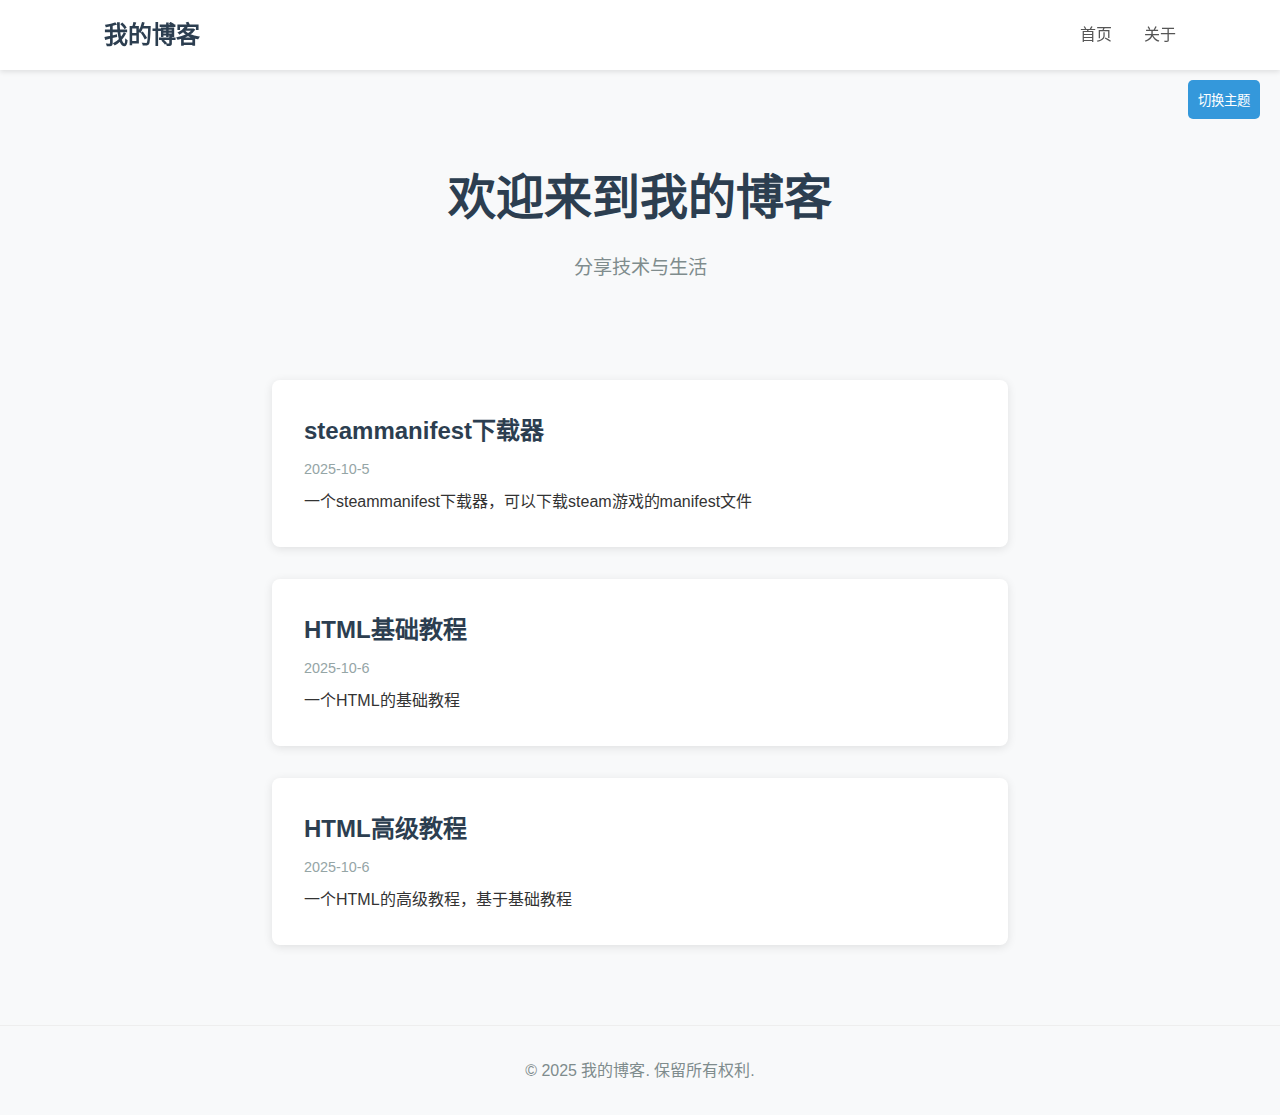
<file: index.html>
<!DOCTYPE html>
<html lang="zh-CN">
<head>
    <meta charset="UTF-8">
    <meta name="viewport" content="width=device-width, initial-scale=1.0">
    <title>我的个人博客</title>
    <link rel="stylesheet" href="css/style.css">
</head>
<body>
    <header class="header">
        <nav class="nav">
            <div class="logo">
                <a href="index.html">我的博客</a>
            </div>
            <ul class="nav-links">
                <li><a href="index.html">首页</a></li>
                <li><a href="about.html">关于</a></li>
            </ul>
        </nav>
    </header>

    <main class="main">
        <section class="hero">
            <h1>欢迎来到我的博客</h1>
            <p>分享技术与生活</p>
        </section>

        <section class="posts">
            <article class="post-card">
                <h2><a href="posts/steammanifest.html">steammanifest下载器</a></h2>
                <p class="post-date">2025-10-5</p>
                <p>一个steammanifest下载器，可以下载steam游戏的manifest文件</p>
            </article>
            
            <article class="post-card">
                <h2><a href="posts/HTMLBasicsTutorial.html">HTML基础教程</a></h2>
                <p class="post-date">2025-10-6</p>
                <p>一个HTML的基础教程</p>
            </article>

            <article class="post-card">
                <h2><a href="posts/HTMLAdvancedTutorial.html">HTML高级教程</a></h2>
                <p class="post-date">2025-10-6</p>
                <p>一个HTML的高级教程，基于基础教程</p>
            </article>
        </section>
    </main>

    <footer class="footer">
        <p>&copy; 2025 我的博客. 保留所有权利.</p>
    </footer>

    <script src="js/main.js"></script>
</body>
</html>
</file>
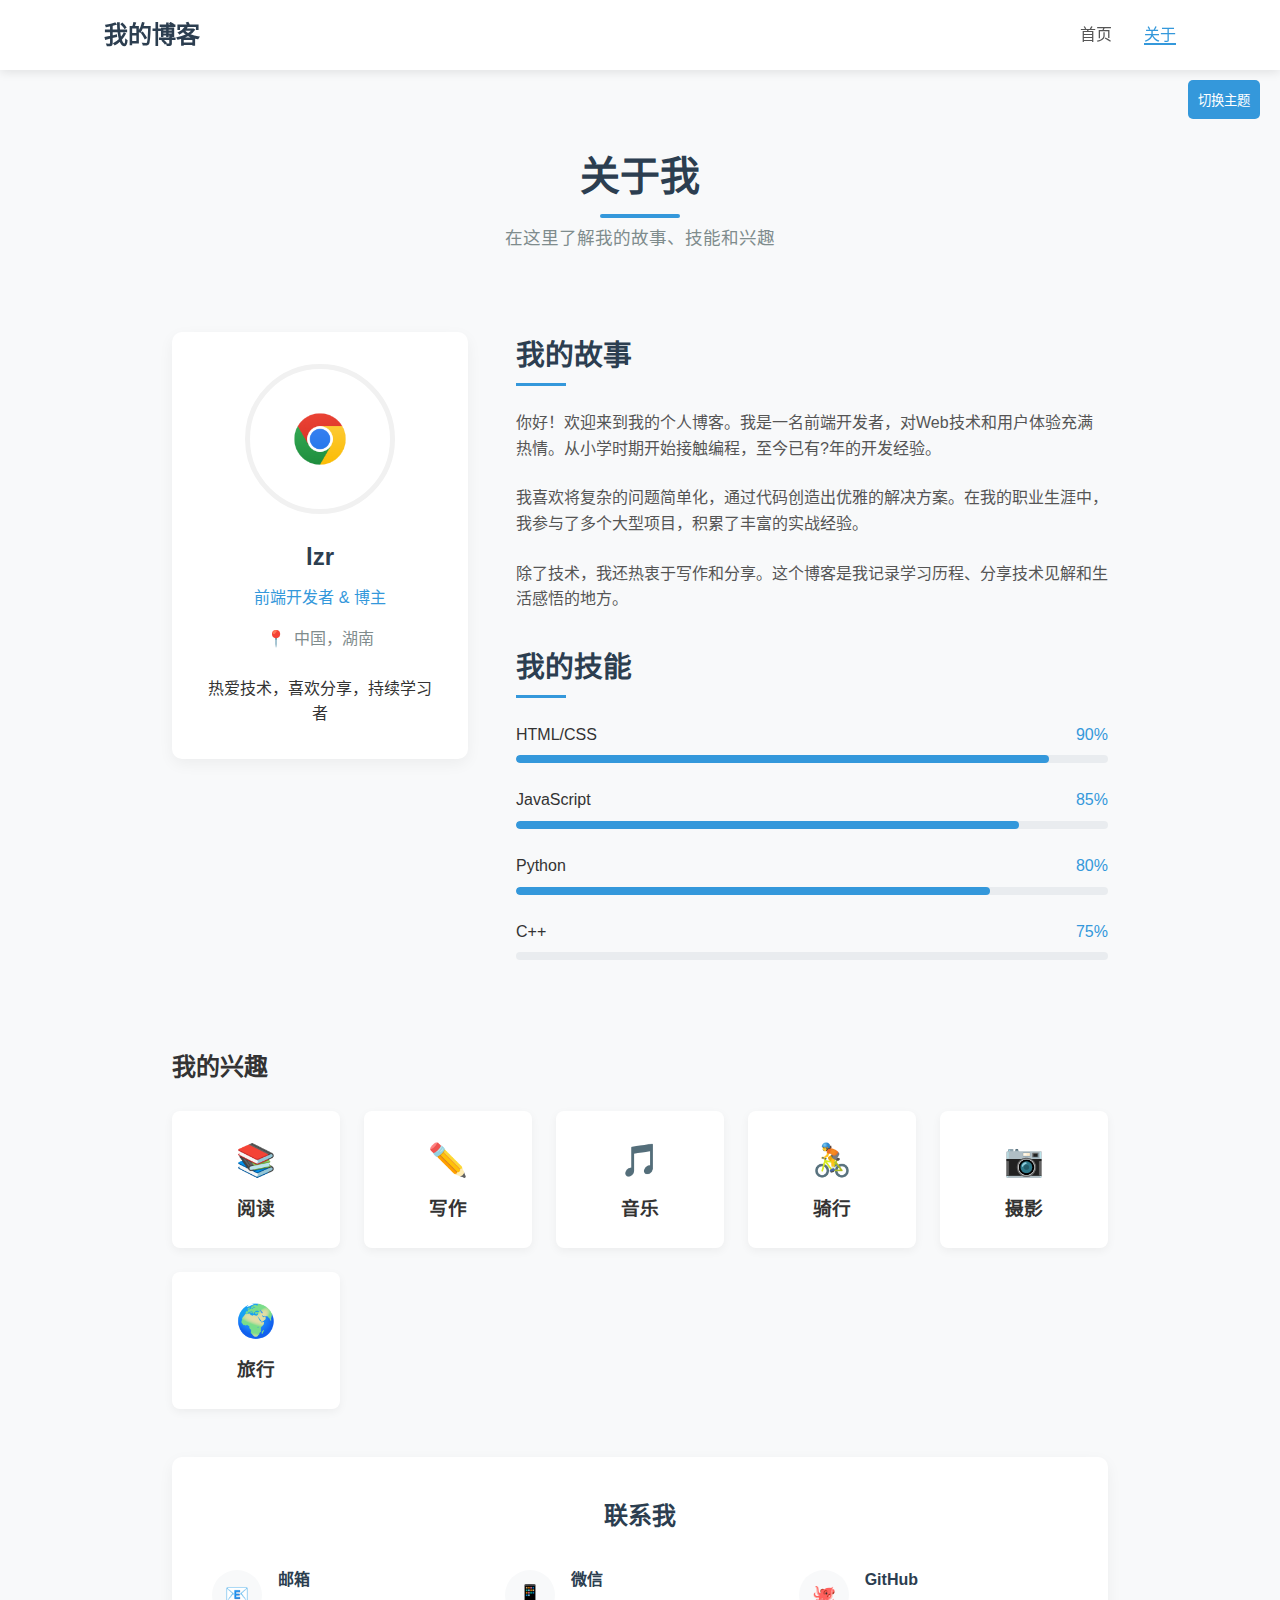
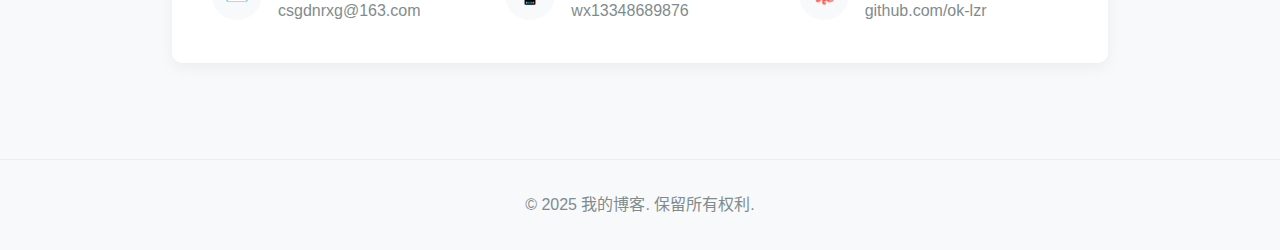
<file: about.html>
<!DOCTYPE html>
<html lang="zh-CN">
<head>
    <meta charset="UTF-8">
    <meta name="viewport" content="width=device-width, initial-scale=1.0">
    <link rel="stylesheet" href="css/style.css">
    <script src="js/main.js"></script>
    <title>关于我 - 我的个人博客</title>
    <style>
        /* 基础样式 */
        * {
            margin: 0;
            padding: 0;
            box-sizing: border-box;
            font-family: 'Segoe UI', Tahoma, Geneva, Verdana, sans-serif;
        }
        
        body {
            background-color: #f8f9fa;
            color: #333;
            line-height: 1.6;
        }
        
        /* 导航栏样式 */
        .header {
            background: #fff;
            box-shadow: 0 2px 10px rgba(0,0,0,0.1);
            position: fixed;
            width: 100%;
            top: 0;
            z-index: 1000;
        }
        
        .nav {
            display: flex;
            justify-content: space-between;
            align-items: center;
            padding: 1rem 5%;
            max-width: 1200px;
            margin: 0 auto;
        }
        
        .logo a {
            font-size: 1.5rem;
            font-weight: bold;
            color: #2c3e50;
            text-decoration: none;
        }
        
        .nav-links {
            display: flex;
            list-style: none;
            gap: 2rem;
        }
        
        .nav-links a {
            text-decoration: none;
            color: #555;
            transition: color 0.3s;
            font-weight: 500;
        }
        
        .nav-links a:hover {
            color: #3498db;
        }
        
        .nav-links a.active {
            color: #3498db;
            border-bottom: 2px solid #3498db;
        }
        
        /* 主要内容区 */
        .main {
            max-width: 1000px;
            margin: 80px auto 0;
            padding: 2rem;
        }
        
        /* 页面标题 */
        .page-header {
            text-align: center;
            margin-bottom: 3rem;
            padding: 2rem 0;
        }
        
        .page-header h1 {
            font-size: 2.5rem;
            color: #2c3e50;
            margin-bottom: 1rem;
            position: relative;
            display: inline-block;
        }
        
        .page-header h1::after {
            content: '';
            position: absolute;
            bottom: -10px;
            left: 50%;
            transform: translateX(-50%);
            width: 80px;
            height: 4px;
            background: #3498db;
            border-radius: 2px;
        }
        
        .page-header p {
            color: #7f8c8d;
            font-size: 1.1rem;
            max-width: 600px;
            margin: 0 auto;
        }
        
        /* 关于内容区域 */
        .about-content {
            display: grid;
            grid-template-columns: 1fr 2fr;
            gap: 3rem;
            margin-bottom: 4rem;
        }
        
        @media (max-width: 768px) {
            .about-content {
                grid-template-columns: 1fr;
            }
        }
        
        /* 个人资料卡片 */
        .profile-card {
            background: #fff;
            border-radius: 10px;
            box-shadow: 0 5px 15px rgba(0,0,0,0.05);
            padding: 2rem;
            text-align: center;
            height: fit-content;
        }
        
        .profile-img {
            width: 150px;
            height: 150px;
            border-radius: 50%;
            object-fit: cover;
            margin: 0 auto 1.5rem;
            border: 5px solid #f1f1f1;
            display: block;
        }
        
        .profile-name {
            font-size: 1.5rem;
            margin-bottom: 0.5rem;
            color: #2c3e50;
        }
        
        .profile-title {
            color: #3498db;
            margin-bottom: 1rem;
            font-weight: 500;
        }
        
        .profile-location {
            color: #7f8c8d;
            margin-bottom: 1.5rem;
            display: flex;
            align-items: center;
            justify-content: center;
            gap: 0.5rem;
        }
        
        .social-links {
            display: flex;
            justify-content: center;
            gap: 1rem;
            margin-top: 1.5rem;
        }
        
        .social-link {
            display: flex;
            align-items: center;
            justify-content: center;
            width: 40px;
            height: 40px;
            border-radius: 50%;
            background: #f1f1f1;
            color: #555;
            text-decoration: none;
            transition: all 0.3s;
        }
        
        .social-link:hover {
            background: #3498db;
            color: white;
            transform: translateY(-3px);
        }
        
        /* 关于文本区域 */
        .about-text h2 {
            font-size: 1.8rem;
            margin-bottom: 1.5rem;
            color: #2c3e50;
            position: relative;
            padding-bottom: 0.5rem;
        }
        
        .about-text h2::after {
            content: '';
            position: absolute;
            bottom: 0;
            left: 0;
            width: 50px;
            height: 3px;
            background: #3498db;
        }
        
        .about-text p {
            margin-bottom: 1.5rem;
            color: #555;
        }
        
        /* 技能部分 */
        .skills-section {
            margin-top: 2rem;
        }
        
        .skill-item {
            margin-bottom: 1.5rem;
        }
        
        .skill-header {
            display: flex;
            justify-content: space-between;
            margin-bottom: 0.5rem;
        }
        
        .skill-name {
            font-weight: 500;
        }
        
        .skill-percentage {
            color: #3498db;
            font-weight: 500;
        }
        
        .skill-bar {
            height: 8px;
            background: #e9ecef;
            border-radius: 4px;
            overflow: hidden;
        }
        
        .skill-progress {
            height: 100%;
            background: #3498db;
            border-radius: 4px;
            width: 0;
            transition: width 1.5s ease-in-out;
        }
        
        /* 兴趣部分 */
        .interests-section {
            margin-top: 3rem;
        }
        
        .interests-grid {
            display: grid;
            grid-template-columns: repeat(auto-fill, minmax(150px, 1fr));
            gap: 1.5rem;
            margin-top: 1.5rem;
        }
        
        .interest-item {
            background: #fff;
            padding: 1.5rem 1rem;
            border-radius: 8px;
            text-align: center;
            box-shadow: 0 3px 10px rgba(0,0,0,0.05);
            transition: transform 0.3s, box-shadow 0.3s;
        }
        
        .interest-item:hover {
            transform: translateY(-5px);
            box-shadow: 0 5px 15px rgba(0,0,0,0.1);
        }
        
        .interest-icon {
            font-size: 2rem;
            margin-bottom: 0.5rem;
            color: #3498db;
        }
        
        /* 联系部分 */
        .contact-section {
            background: #fff;
            border-radius: 10px;
            padding: 2.5rem;
            box-shadow: 0 5px 15px rgba(0,0,0,0.05);
            margin-top: 3rem;
        }
        
        .contact-section h2 {
            text-align: center;
            margin-bottom: 2rem;
            color: #2c3e50;
        }
        
        .contact-info {
            display: grid;
            grid-template-columns: repeat(auto-fit, minmax(250px, 1fr));
            gap: 1.5rem;
        }
        
        .contact-item {
            display: flex;
            align-items: center;
            gap: 1rem;
        }
        
        .contact-icon {
            width: 50px;
            height: 50px;
            background: #f8f9fa;
            border-radius: 50%;
            display: flex;
            align-items: center;
            justify-content: center;
            color: #3498db;
            font-size: 1.2rem;
        }
        
        .contact-details h3 {
            font-size: 1rem;
            margin-bottom: 0.3rem;
            color: #2c3e50;
        }
        
        .contact-details p {
            color: #7f8c8d;
        }
        
        /* 页脚 */
        .footer {
            text-align: center;
            padding: 2rem;
            margin-top: 4rem;
            color: #7f8c8d;
            border-top: 1px solid #eee;
        }
        
        /* 动画效果 */
        @keyframes fadeInUp {
            from {
                opacity: 0;
                transform: translateY(20px);
            }
            to {
                opacity: 1;
                transform: translateY(0);
            }
        }
        
        .fade-in {
            animation: fadeInUp 0.8s ease-out forwards;
        }
        
        .delay-1 {
            animation-delay: 0.2s;
        }
        
        .delay-2 {
            animation-delay: 0.4s;
        }
        
        .delay-3 {
            animation-delay: 0.6s;
        }
        
        /* 响应式设计 */
        @media (max-width: 768px) {
            .nav {
                flex-direction: column;
                padding: 1rem;
            }
            
            .nav-links {
                margin-top: 1rem;
            }
            
            .main {
                margin-top: 120px;
                padding: 1rem;
            }
            
            .page-header h1 {
                font-size: 2rem;
            }
            
            .contact-info {
                grid-template-columns: 1fr;
            }
        }
    </style>
</head>
<body>
    <header class="header">
        <nav class="nav">
            <div class="logo">
                <a href="index.html">我的博客</a>
            </div>
            <ul class="nav-links">
                <li><a href="index.html">首页</a></li>
                <li><a href="about.html" class="active">关于</a></li>
            </ul>
        </nav>
    </header>

    <main class="main">
        <section class="page-header fade-in">
            <h1>关于我</h1>
            <p>在这里了解我的故事、技能和兴趣</p>
        </section>

        <section class="about-content">
            <div class="profile-card fade-in delay-1">
                <img src="assets/image/avatar.png" alt="个人头像" class="profile-img">
                <h2 class="profile-name">lzr</h2>
                <p class="profile-title">前端开发者 & 博主</p>
                <div class="profile-location">
                    <span>📍</span> 中国，湖南
                </div>
                <p>热爱技术，喜欢分享，持续学习者</p>
            </div>

            <div class="about-text fade-in delay-2">
                <h2>我的故事</h2>
                <p>你好！欢迎来到我的个人博客。我是一名前端开发者，对Web技术和用户体验充满热情。从小学时期开始接触编程，至今已有?年的开发经验。</p>
                <p>我喜欢将复杂的问题简单化，通过代码创造出优雅的解决方案。在我的职业生涯中，我参与了多个大型项目，积累了丰富的实战经验。</p>
                <p>除了技术，我还热衷于写作和分享。这个博客是我记录学习历程、分享技术见解和生活感悟的地方。</p>
                
                <div class="skills-section">
                    <h2>我的技能</h2>
                    <div class="skill-item">
                        <div class="skill-header">
                            <span class="skill-name">HTML/CSS</span>
                            <span class="skill-percentage">90%</span>
                        </div>
                        <div class="skill-bar">
                            <div class="skill-progress" data-width="90"></div>
                        </div>
                    </div>
                    
                    <div class="skill-item">
                        <div class="skill-header">
                            <span class="skill-name">JavaScript</span>
                            <span class="skill-percentage">85%</span>
                        </div>
                        <div class="skill-bar">
                            <div class="skill-progress" data-width="85"></div>
                        </div>
                    </div>
                    
                    <div class="skill-item">
                        <div class="skill-header">
                            <span class="skill-name">Python</span>
                            <span class="skill-percentage">80%</span>
                        </div>
                        <div class="skill-bar">
                            <div class="skill-progress" data-width="80"></div>
                        </div>
                    </div>
                    
                    <div class="skill-item">
                        <div class="skill-header">
                            <span class="skill-name">C++</span>
                            <span class="skill-percentage">75%</span>
                        </div>
                        <div class="skill-bar">
                            <div class="skill-progress" data-width="75"></div>
                        </div>
                    </div>
                </div>
            </div>
        </section>

        <section class="interests-section fade-in delay-3">
            <h2>我的兴趣</h2>
            <div class="interests-grid">
                <div class="interest-item">
                    <div class="interest-icon">📚</div>
                    <h3>阅读</h3>
                </div>
                <div class="interest-item">
                    <div class="interest-icon">✏️</div>
                    <h3>写作</h3>
                </div>
                <div class="interest-item">
                    <div class="interest-icon">🎵</div>
                    <h3>音乐</h3>
                </div>
                <div class="interest-item">
                    <div class="interest-icon">🚴</div>
                    <h3>骑行</h3>
                </div>
                <div class="interest-item">
                    <div class="interest-icon">📷</div>
                    <h3>摄影</h3>
                </div>
                <div class="interest-item">
                    <div class="interest-icon">🌍</div>
                    <h3>旅行</h3>
                </div>
            </div>
        </section>

        <section class="contact-section fade-in delay-3">
            <h2>联系我</h2>
            <div class="contact-info">
                <div class="contact-item">
                    <div class="contact-icon">📧</div>
                    <div class="contact-details">
                        <h3>邮箱</h3>
                        <p>csgdnrxg@163.com</p>
                    </div>
                </div>
                <div class="contact-item">
                    <div class="contact-icon">📱</div>
                    <div class="contact-details">
                        <h3>微信</h3>
                        <p>wx13348689876</p>
                    </div>
                </div>
                <div class="contact-item">
                    <div class="contact-icon">🐙</div>
                    <div class="contact-details">
                        <h3>GitHub</h3>
                        <p>github.com/ok-lzr</p>
                    </div>
                </div>
            </div>
        </section>
    </main>

    <footer class="footer">
        <p>&copy; 2025 我的博客. 保留所有权利.</p>
    </footer>

    <script>
        // 技能条动画
        document.addEventListener('DOMContentLoaded', function() {
            const skillBars = document.querySelectorAll('.skill-progress');
            
            // 使用Intersection Observer API来检测元素是否进入视口
            const observer = new IntersectionObserver((entries) => {
                entries.forEach(entry => {
                    if (entry.isIntersecting) {
                        const width = entry.target.getAttribute('data-width');
                        entry.target.style.width = width + '%';
                        observer.unobserve(entry.target);
                    }
                });
            }, { threshold: 0.5 });
            
            skillBars.forEach(bar => {
                observer.observe(bar);
            });
            
            // 导航栏滚动效果
            window.addEventListener('scroll', function() {
                const header = document.querySelector('.header');
                if (window.scrollY > 100) {
                    header.style.background = 'rgba(255, 255, 255, 0.95)';
                    header.style.backdropFilter = 'blur(10px)';
                } else {
                    header.style.background = '#fff';
                    header.style.backdropFilter = 'none';
                }
            });
        });
    </script>
</body>
</html>
</file>
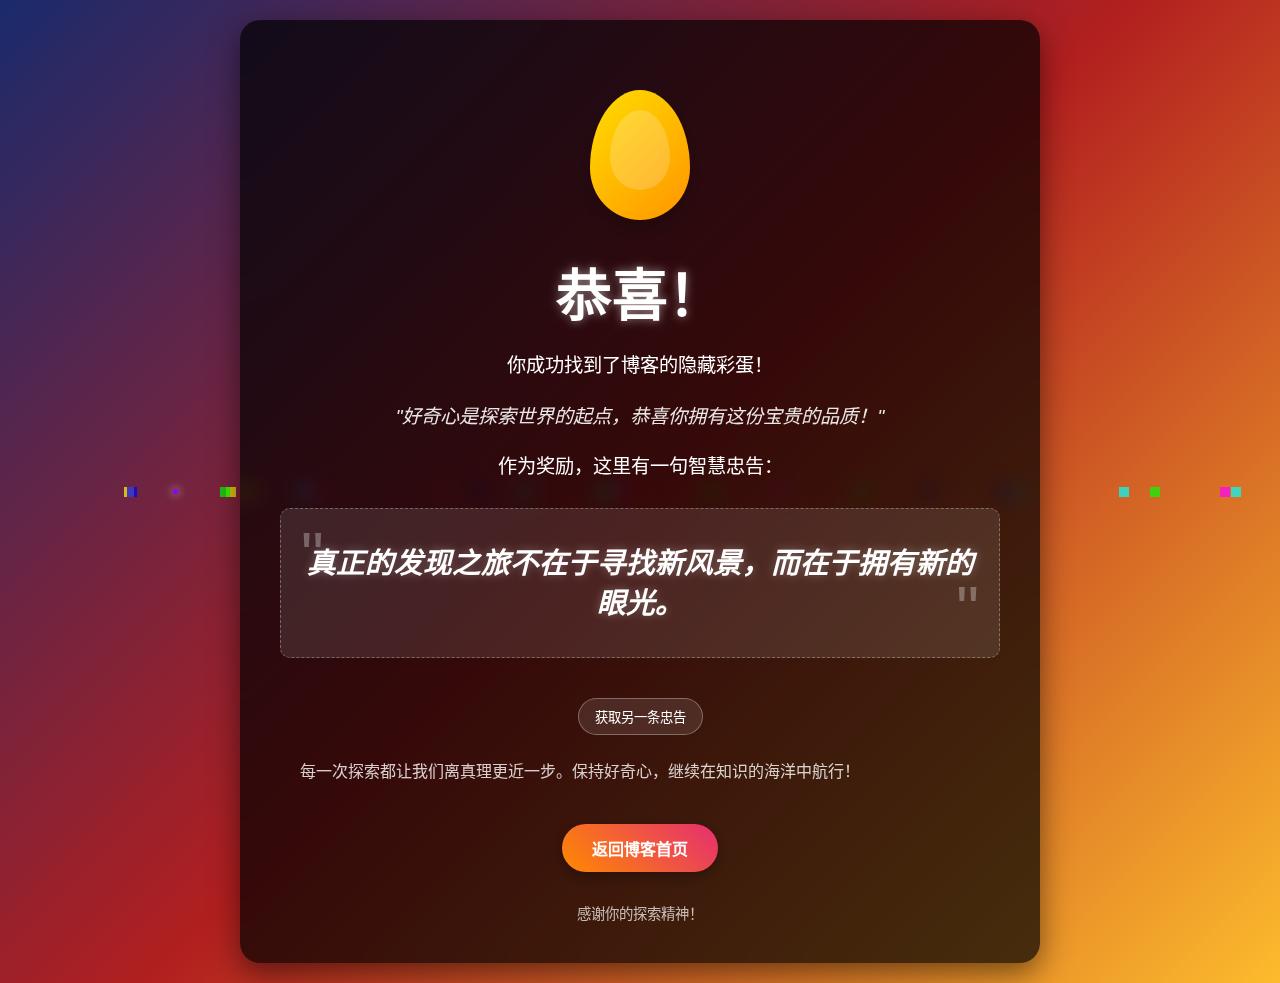
<file: egg.html>
<!DOCTYPE html>
<html lang="zh-CN">
<head>
    <meta charset="UTF-8">
    <meta name="viewport" content="width=device-width, initial-scale=1.0">
    <title>恭喜发现隐藏彩蛋！</title>
    <style>
        * {
            margin: 0;
            padding: 0;
            box-sizing: border-box;
        }
        
        body {
            font-family: 'Segoe UI', Tahoma, Geneva, Verdana, sans-serif;
            background: linear-gradient(135deg, #1a2a6c, #b21f1f, #fdbb2d);
            color: white;
            min-height: 100vh;
            display: flex;
            flex-direction: column;
            align-items: center;
            justify-content: center;
            text-align: center;
            overflow-x: hidden;
            padding: 20px;
        }
        
        .container {
            max-width: 800px;
            background: rgba(0, 0, 0, 0.7);
            padding: 40px;
            border-radius: 20px;
            box-shadow: 0 10px 30px rgba(0, 0, 0, 0.5);
            position: relative;
            z-index: 10;
            backdrop-filter: blur(10px);
        }
        
        h1 {
            font-size: 3.5rem;
            margin-bottom: 20px;
            text-shadow: 0 0 10px rgba(255, 255, 255, 0.5);
            animation: pulse 2s infinite;
        }
        
        p {
            font-size: 1.2rem;
            line-height: 1.6;
            margin-bottom: 20px;
        }
        
        .advice-container {
            background: rgba(255, 255, 255, 0.1);
            padding: 25px;
            border-radius: 10px;
            margin: 25px 0;
            border: 1px dashed rgba(255, 255, 255, 0.3);
            position: relative;
            min-height: 150px;
            display: flex;
            align-items: center;
            justify-content: center;
        }
        
        .advice {
            font-size: 1.8rem;
            font-weight: bold;
            font-style: italic;
            text-shadow: 0 0 10px rgba(255, 255, 255, 0.3);
            line-height: 1.4;
        }
        
        .quote-mark {
            font-size: 4rem;
            position: absolute;
            opacity: 0.3;
        }
        
        .quote-left {
            top: 10px;
            left: 20px;
        }
        
        .quote-right {
            bottom: 10px;
            right: 20px;
        }
        
        .btn {
            display: inline-block;
            background: linear-gradient(45deg, #ff8a00, #e52e71);
            color: white;
            padding: 12px 30px;
            border-radius: 50px;
            text-decoration: none;
            font-weight: bold;
            margin-top: 20px;
            transition: all 0.3s ease;
            box-shadow: 0 5px 15px rgba(0, 0, 0, 0.3);
        }
        
        .btn:hover {
            transform: translateY(-3px);
            box-shadow: 0 8px 20px rgba(0, 0, 0, 0.4);
        }
        
        .confetti {
            position: fixed;
            width: 10px;
            height: 10px;
            background-color: #f00;
            opacity: 0.7;
            animation: fall linear forwards;
        }
        
        @keyframes fall {
            to {
                transform: translateY(100vh) rotate(360deg);
            }
        }
        
        @keyframes pulse {
            0% { transform: scale(1); }
            50% { transform: scale(1.05); }
            100% { transform: scale(1); }
        }
        
        .firework {
            position: fixed;
            width: 5px;
            height: 5px;
            border-radius: 50%;
            box-shadow: 0 0 10px #fff;
            animation: explode 1s ease-out forwards;
        }
        
        @keyframes explode {
            0% {
                transform: translateY(100vh) scale(1);
                opacity: 1;
            }
            100% {
                transform: translateY(var(--y)) translateX(var(--x)) scale(0);
                opacity: 0;
            }
        }
        
        .egg {
            width: 100px;
            height: 130px;
            background: linear-gradient(135deg, #ffdd00, #ff9500);
            border-radius: 50% 50% 50% 50% / 60% 60% 40% 40%;
            margin: 30px auto;
            position: relative;
            animation: bounce 2s infinite alternate;
            box-shadow: 0 10px 20px rgba(0, 0, 0, 0.2);
            cursor: pointer;
        }
        
        .egg::before {
            content: "";
            position: absolute;
            top: 20px;
            left: 20px;
            width: 60px;
            height: 80px;
            background: rgba(255, 255, 255, 0.2);
            border-radius: 50% 50% 50% 50% / 60% 60% 40% 40%;
        }
        
        @keyframes bounce {
            0% { transform: translateY(0); }
            100% { transform: translateY(-20px); }
        }
        
        .message {
            margin: 20px 0;
            font-style: italic;
            opacity: 0.9;
        }
        
        .wisdom-note {
            margin-top: 25px;
            font-size: 1rem;
            opacity: 0.8;
            max-width: 600px;
            line-height: 1.5;
        }
        
        .new-advice-btn {
            background: rgba(255, 255, 255, 0.1);
            border: 1px solid rgba(255, 255, 255, 0.3);
            color: white;
            padding: 8px 16px;
            border-radius: 20px;
            margin-top: 15px;
            cursor: pointer;
            transition: all 0.3s ease;
        }
        
        .new-advice-btn:hover {
            background: rgba(255, 255, 255, 0.2);
        }
        
        .footer-text {
            margin-top: 30px;
            font-size: 0.9rem;
            opacity: 0.7;
        }
    </style>
</head>
<body>
    <div class="container">
        <div class="egg" id="wisdomEgg"></div>
        <h1>恭喜！</h1>
        <p>你成功找到了博客的隐藏彩蛋！</p>
        <p class="message">"好奇心是探索世界的起点，恭喜你拥有这份宝贵的品质！"</p>
        <p>作为奖励，这里有一句智慧忠告：</p>
        
        <div class="advice-container">
            <div class="quote-mark quote-left">"</div>
            <div class="advice" id="adviceText">真正的发现之旅不在于寻找新风景，而在于拥有新的眼光。</div>
            <div class="quote-mark quote-right">"</div>
        </div>
        
        <button class="new-advice-btn" id="newAdviceBtn">获取另一条忠告</button>
        
        <p class="wisdom-note">每一次探索都让我们离真理更近一步。保持好奇心，继续在知识的海洋中航行！</p>
        
        <a href="index.html" class="btn">返回博客首页</a>
        <div class="footer-text">感谢你的探索精神！</div>
    </div>

    <script>
        // 忠告库
        const adviceList = [
            "真正的发现之旅不在于寻找新风景，而在于拥有新的眼光。",
            "知识不是用来炫耀的武器，而是照亮前路的灯塔。",
            "最珍贵的礼物不是答案，而是提出好问题的能力。",
            "智慧不在于知道所有答案，而在于敢于质疑已知的一切。",
            "阅读是与伟大灵魂对话，写作是与未来自己交谈。",
            "好奇心是知识的种子，行动是智慧的果实。",
            "最深刻的真理往往隐藏在表面之下，等待被发现。",
            "学习不是填充空容器，而是点燃思想的火焰。",
            "真正的探索者不仅寻找答案，更懂得欣赏问题本身的美。",
            "每一次点击链接，都是开启一扇通往新世界的大门。"
        ];
        
        // 创建彩带效果
        function createConfetti() {
            const colors = ['#f00', '#0f0', '#00f', '#ff0', '#f0f', '#0ff'];
            for (let i = 0; i < 100; i++) {
                setTimeout(() => {
                    const confetti = document.createElement('div');
                    confetti.className = 'confetti';
                    confetti.style.left = Math.random() * 100 + 'vw';
                    confetti.style.backgroundColor = colors[Math.floor(Math.random() * colors.length)];
                    confetti.style.animationDuration = (Math.random() * 3 + 2) + 's';
                    document.body.appendChild(confetti);
                    
                    // 移除元素以保持性能
                    setTimeout(() => {
                        confetti.remove();
                    }, 5000);
                }, i * 30);
            }
        }
        
        // 创建烟花效果
        function createFirework() {
            const firework = document.createElement('div');
            firework.className = 'firework';
            firework.style.left = Math.random() * 100 + 'vw';
            firework.style.backgroundColor = `hsl(${Math.random() * 360}, 100%, 50%)`;
            
            // 随机爆炸方向
            const x = (Math.random() - 0.5) * 200;
            const y = (Math.random() - 0.5) * 200;
            firework.style.setProperty('--x', x + 'px');
            firework.style.setProperty('--y', y + 'px');
            
            document.body.appendChild(firework);
            
            // 移除元素以保持性能
            setTimeout(() => {
                firework.remove();
            }, 1000);
        }
        
        // 获取随机忠告
        function getRandomAdvice() {
            const randomIndex = Math.floor(Math.random() * adviceList.length);
            return adviceList[randomIndex];
        }
        
        // 更新忠告文本
        function updateAdvice() {
            const adviceElement = document.getElementById('adviceText');
            adviceElement.style.opacity = 0;
            
            setTimeout(() => {
                adviceElement.textContent = getRandomAdvice();
                adviceElement.style.opacity = 1;
                
                // 添加庆祝效果
                createConfetti();
                for(let i = 0; i < 10; i++) {
                    setTimeout(() => createFirework(), i * 100);
                }
            }, 500);
        }
        
        // 初始化效果
        document.addEventListener('DOMContentLoaded', () => {
            createConfetti();
            
            // 持续创建烟花
            setInterval(() => {
                createFirework();
            }, 500);
            
            // 绑定忠告更新事件
            document.getElementById('newAdviceBtn').addEventListener('click', updateAdvice);
            document.getElementById('wisdomEgg').addEventListener('click', updateAdvice);
        });
    </script>
</body>
</html>
</file>
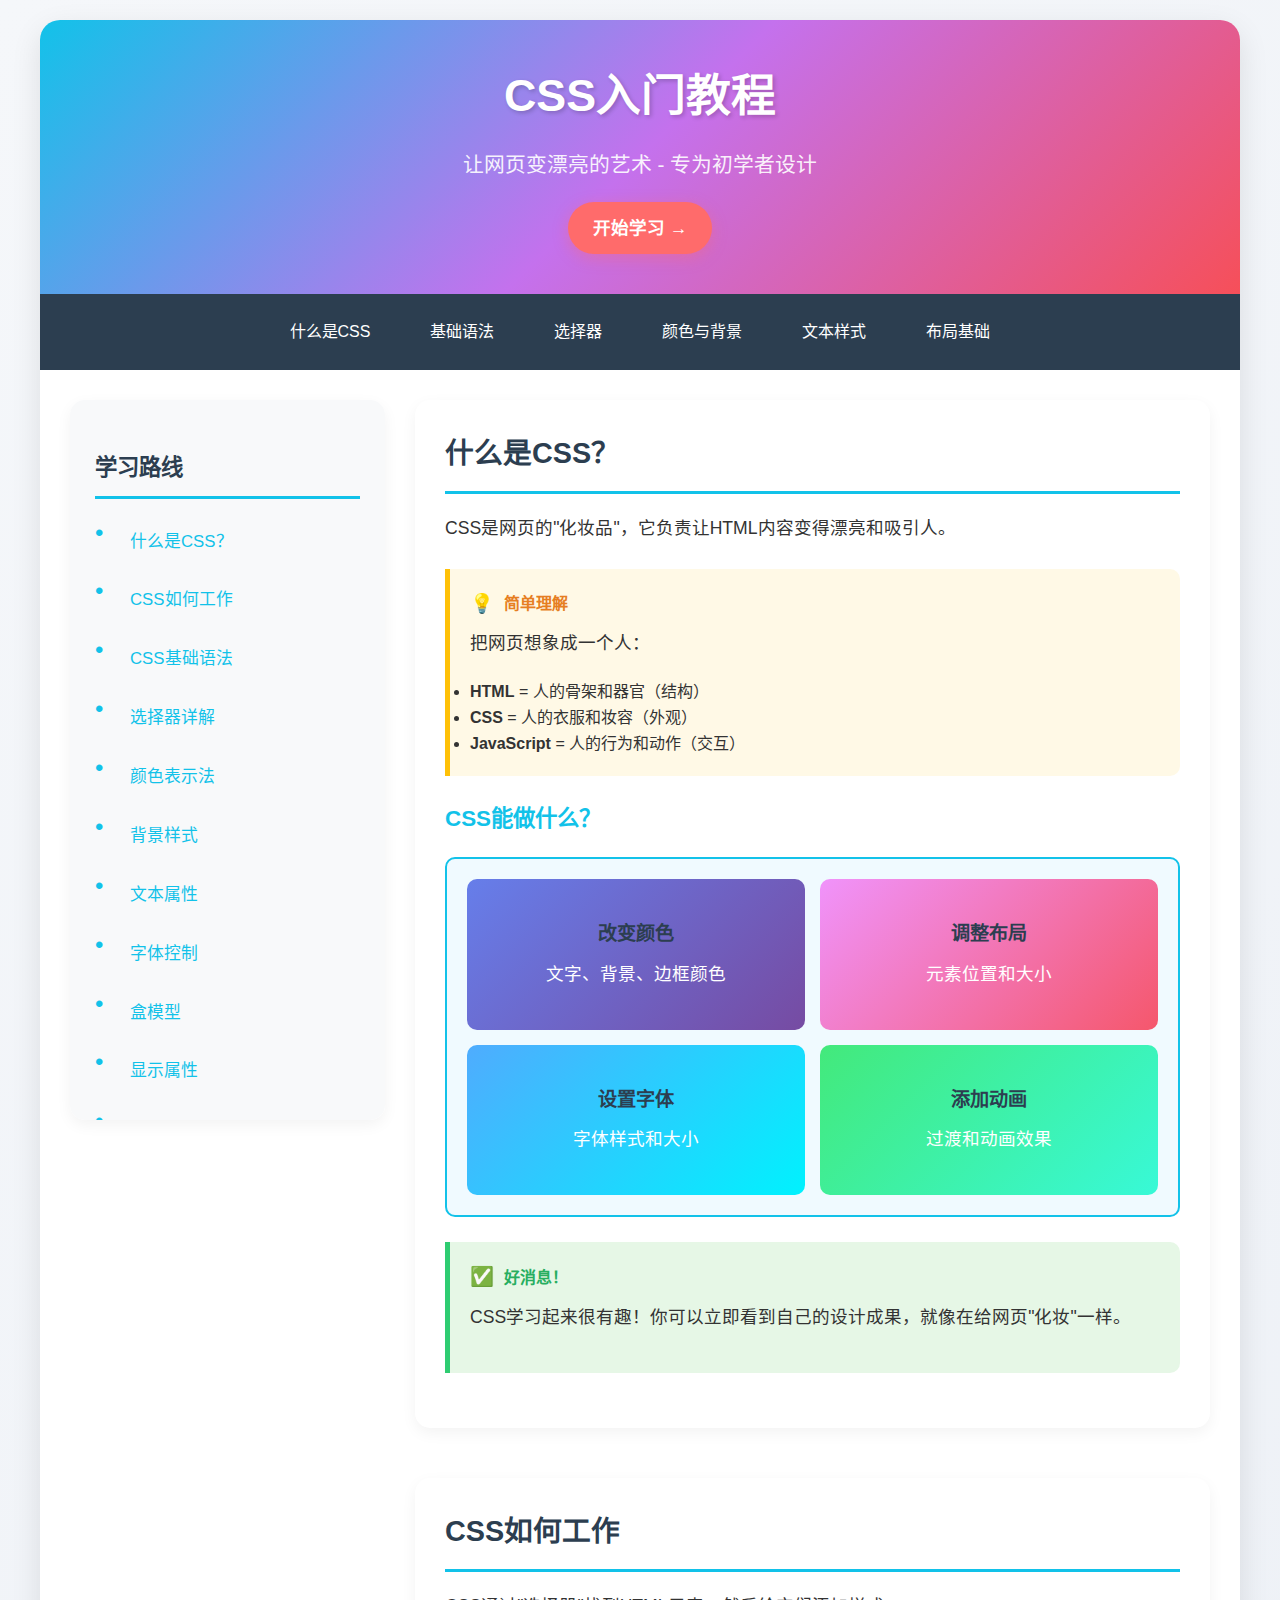
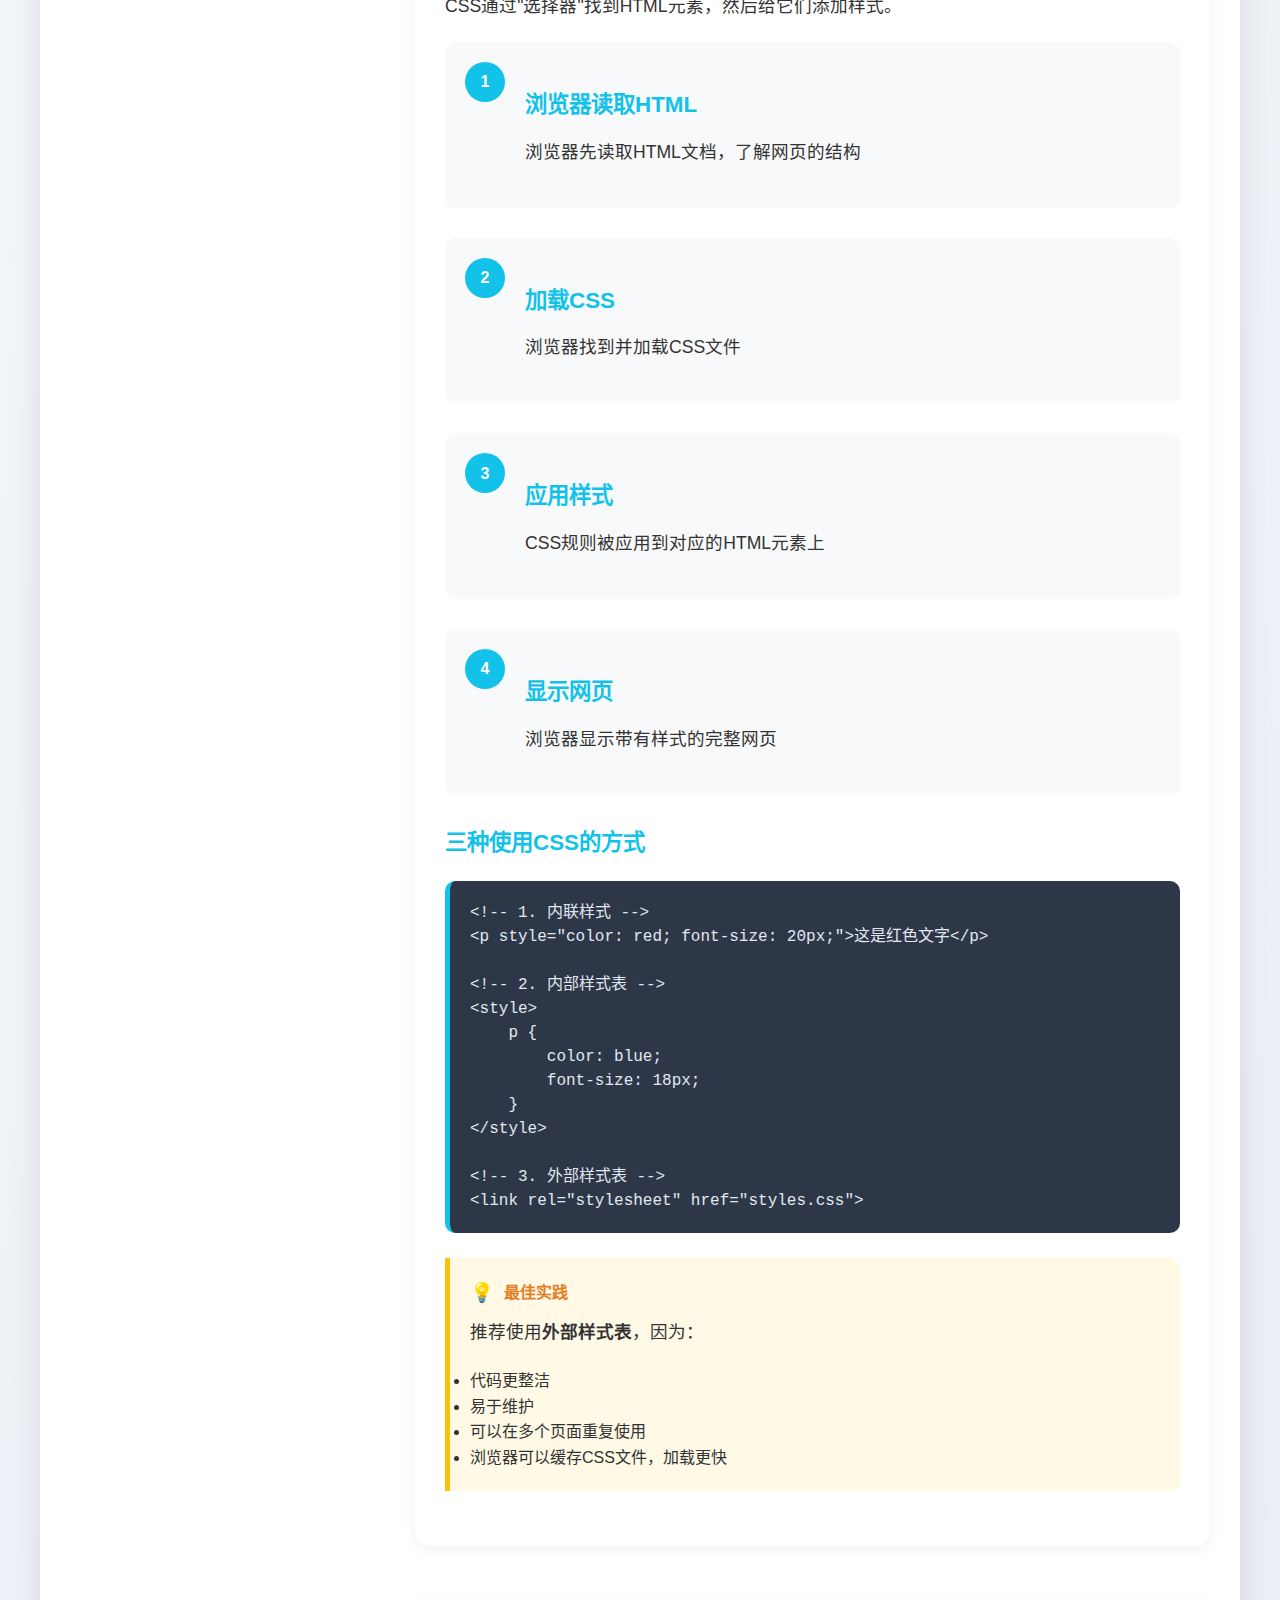
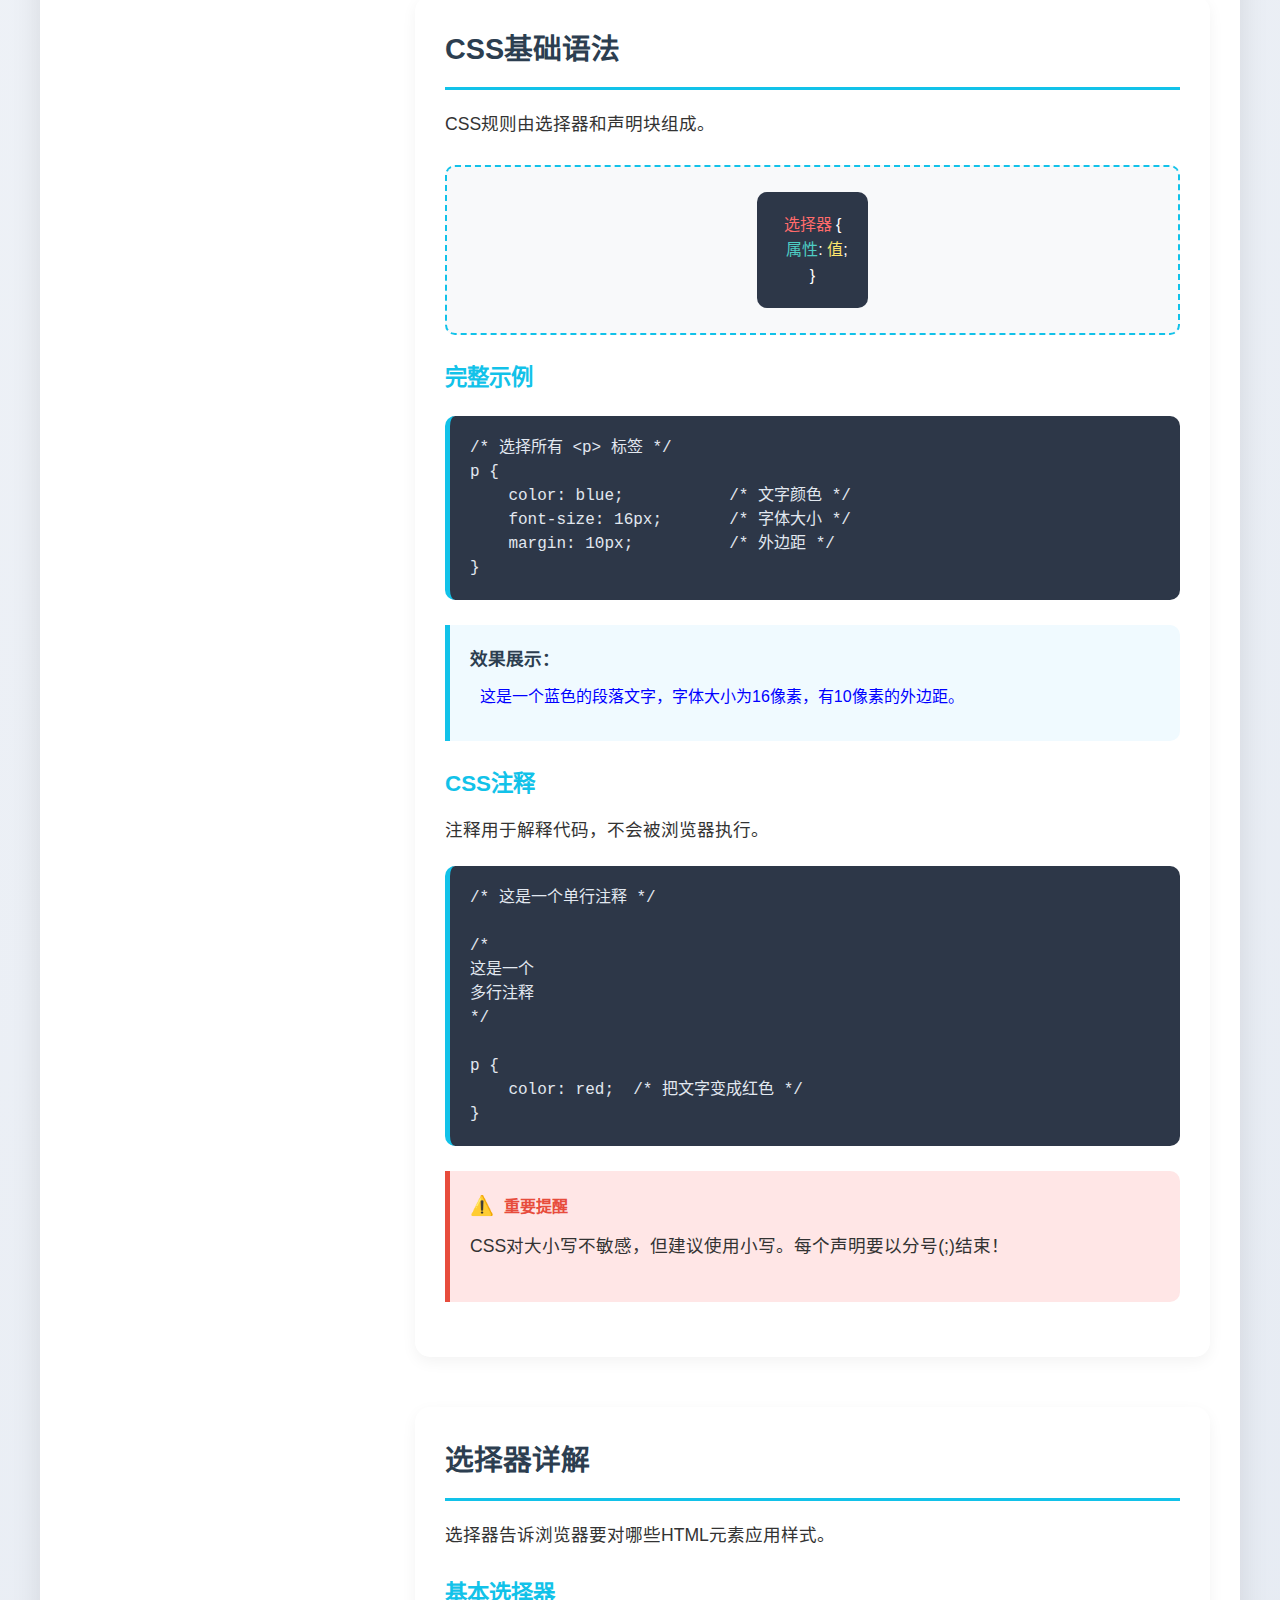
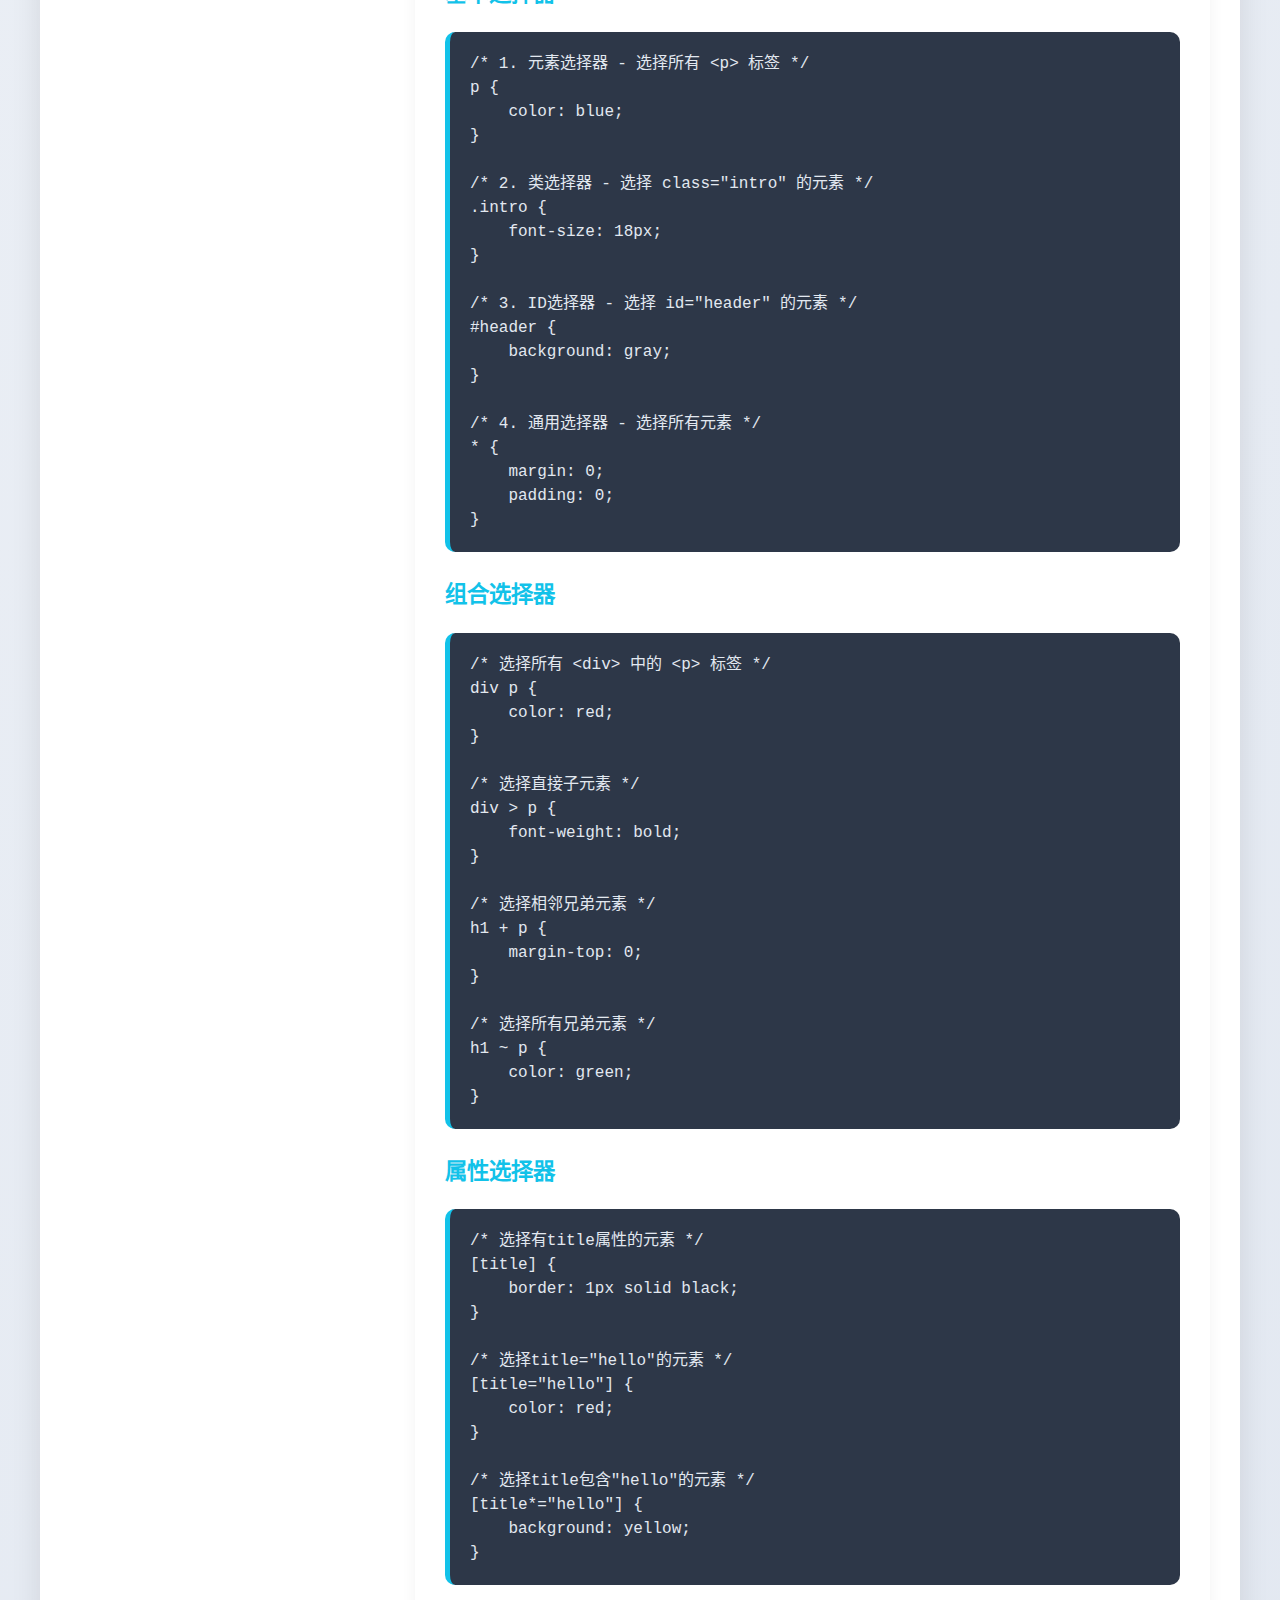
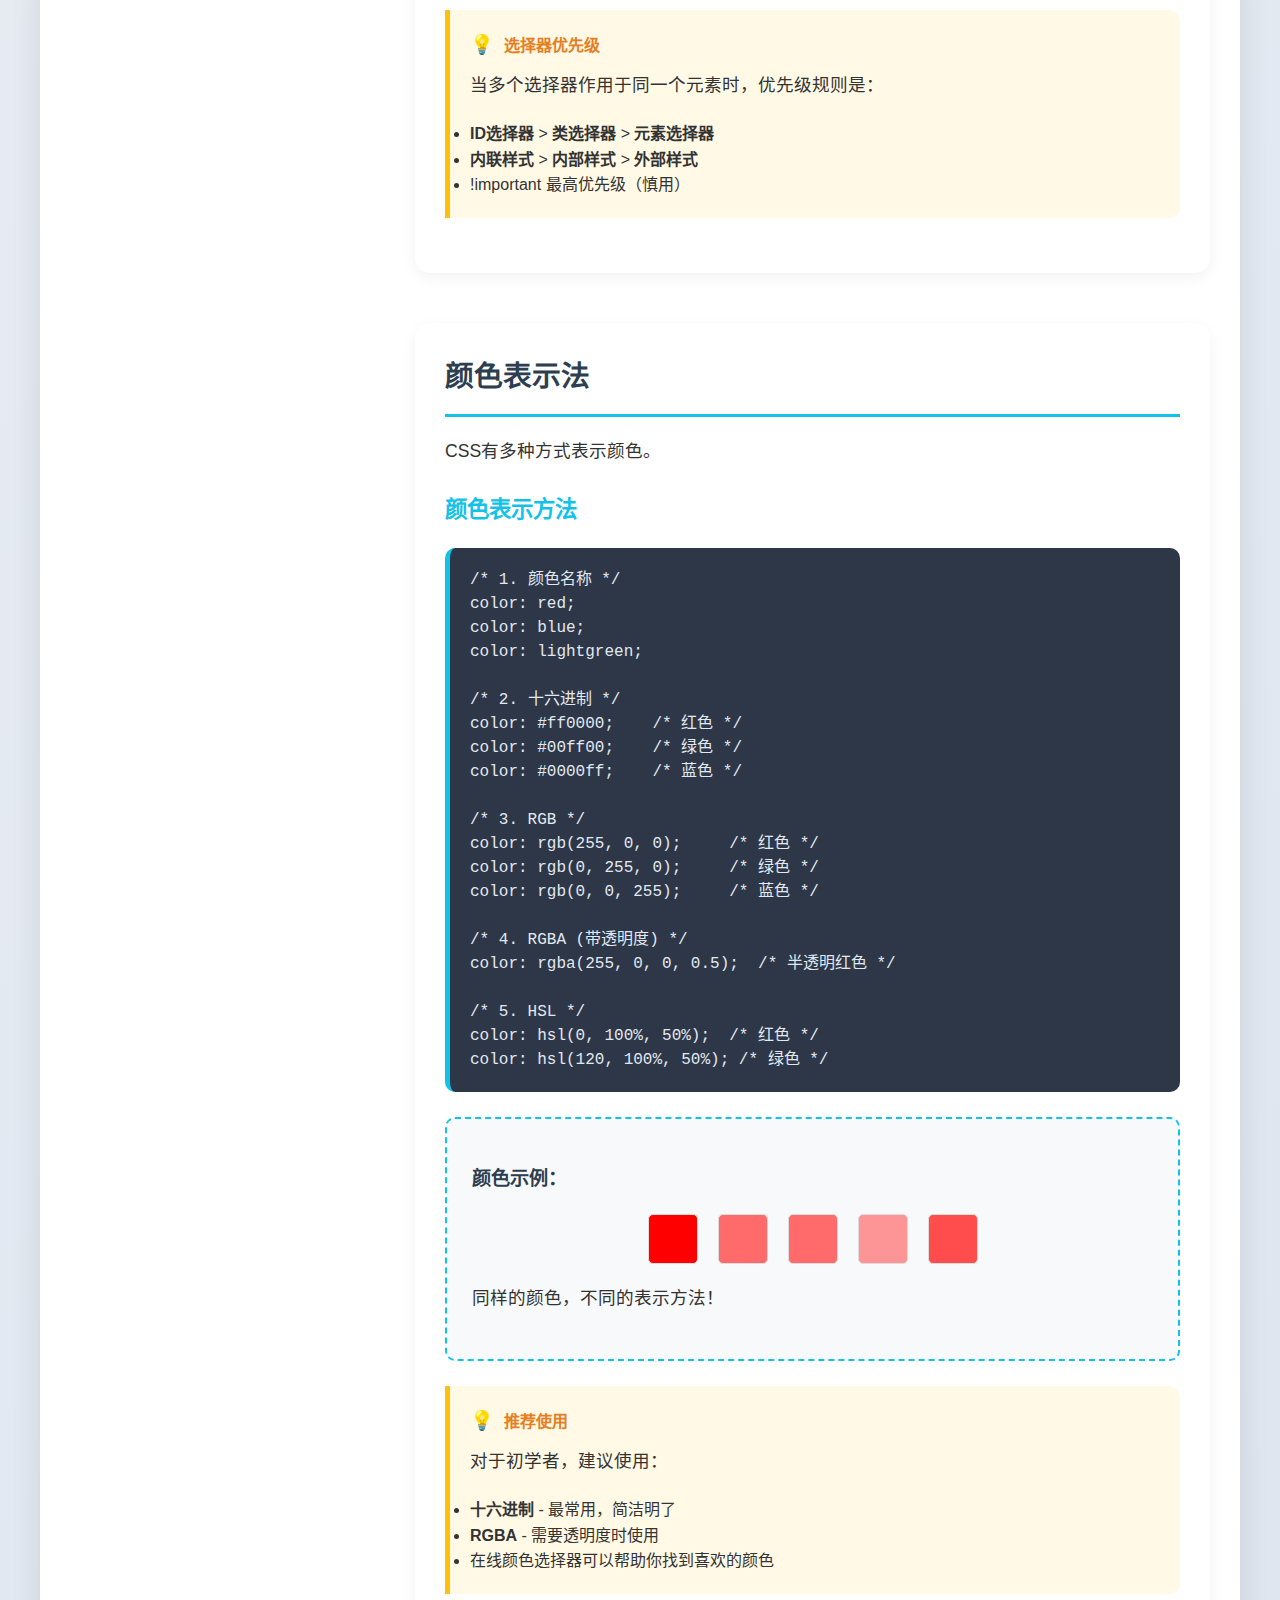
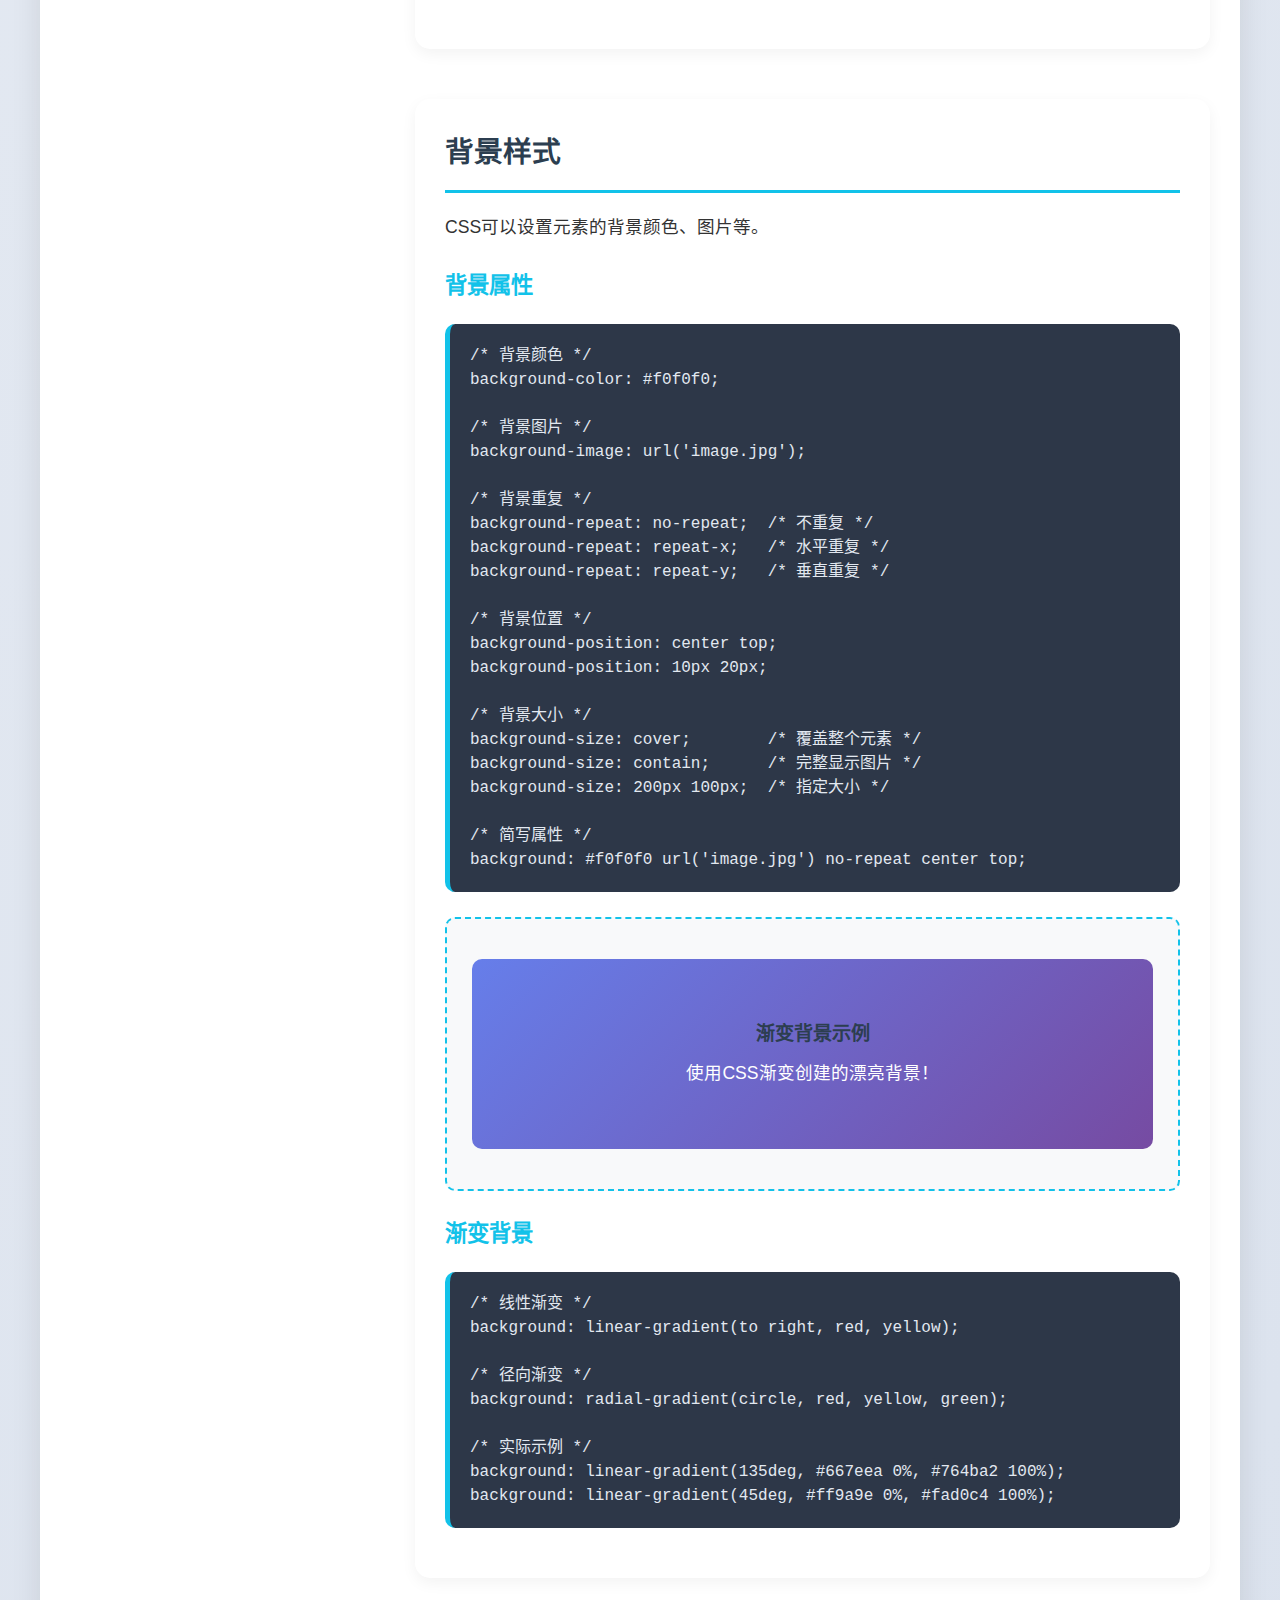
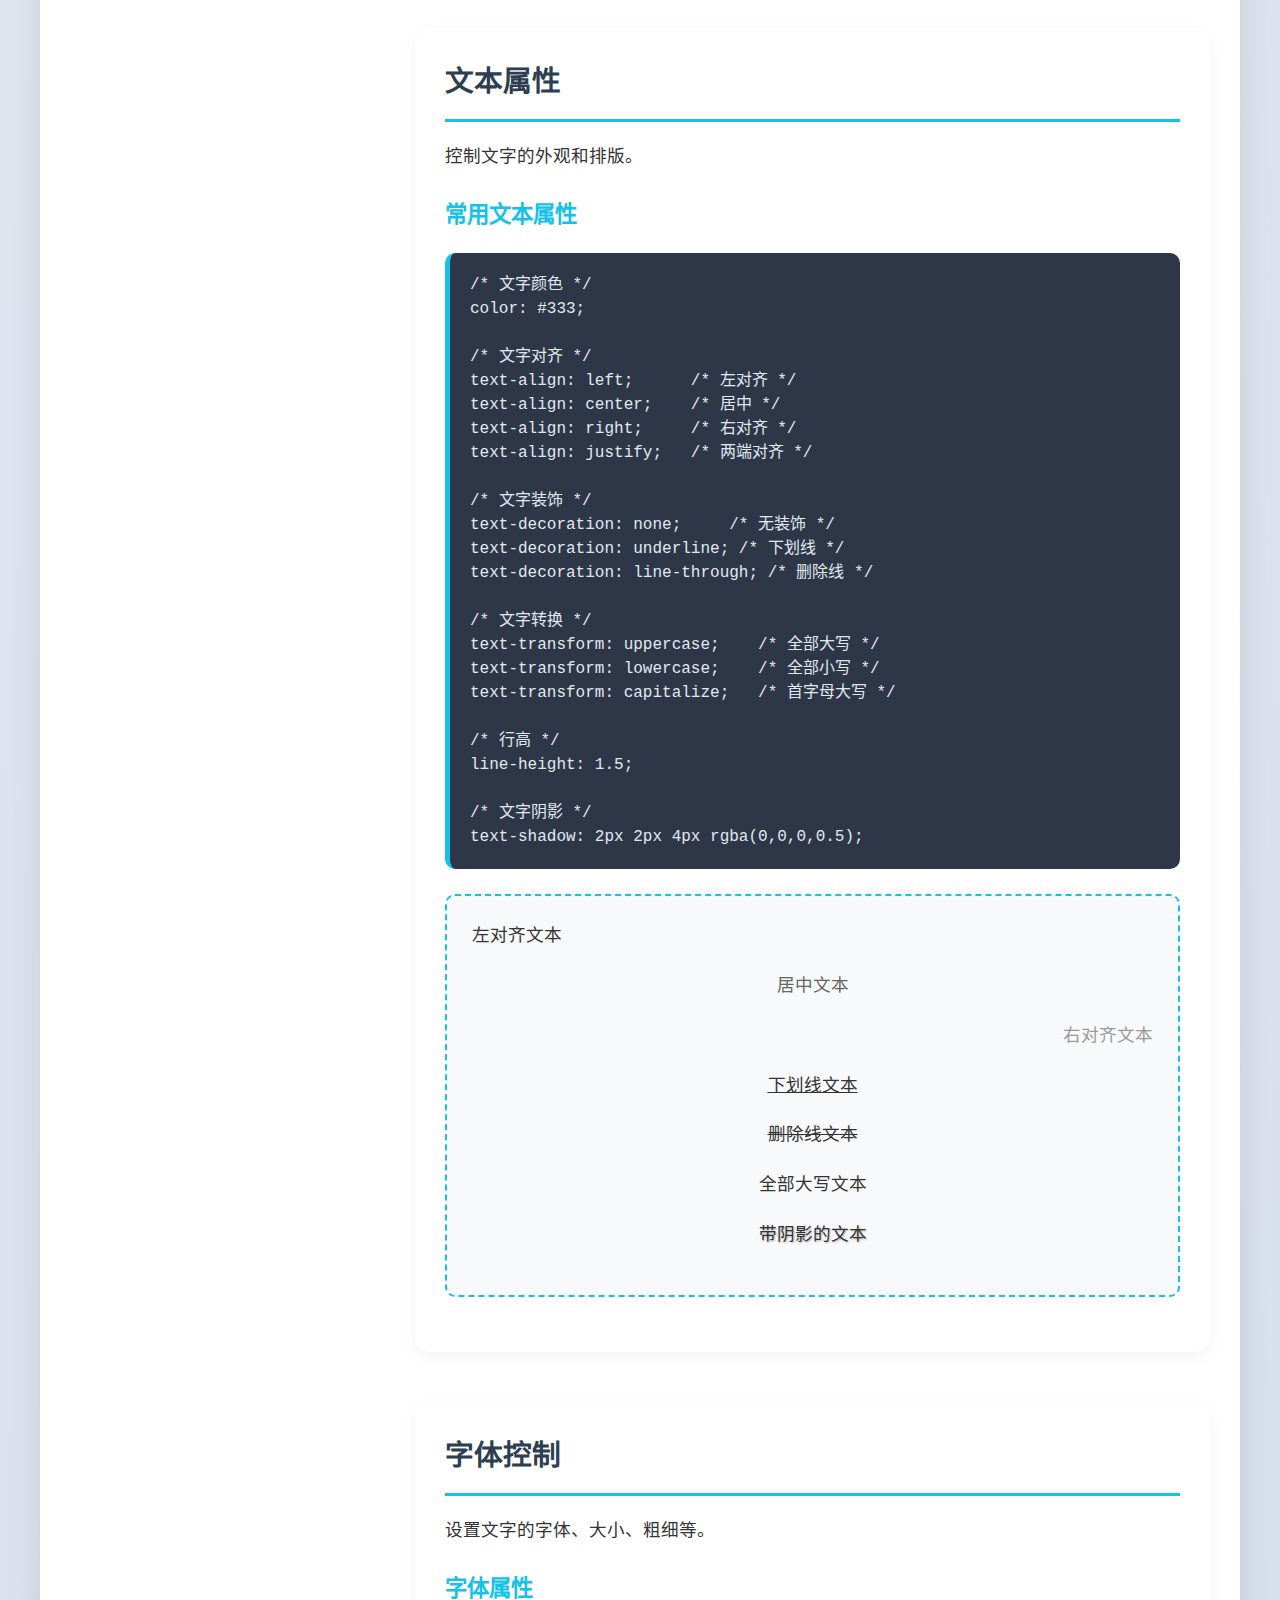
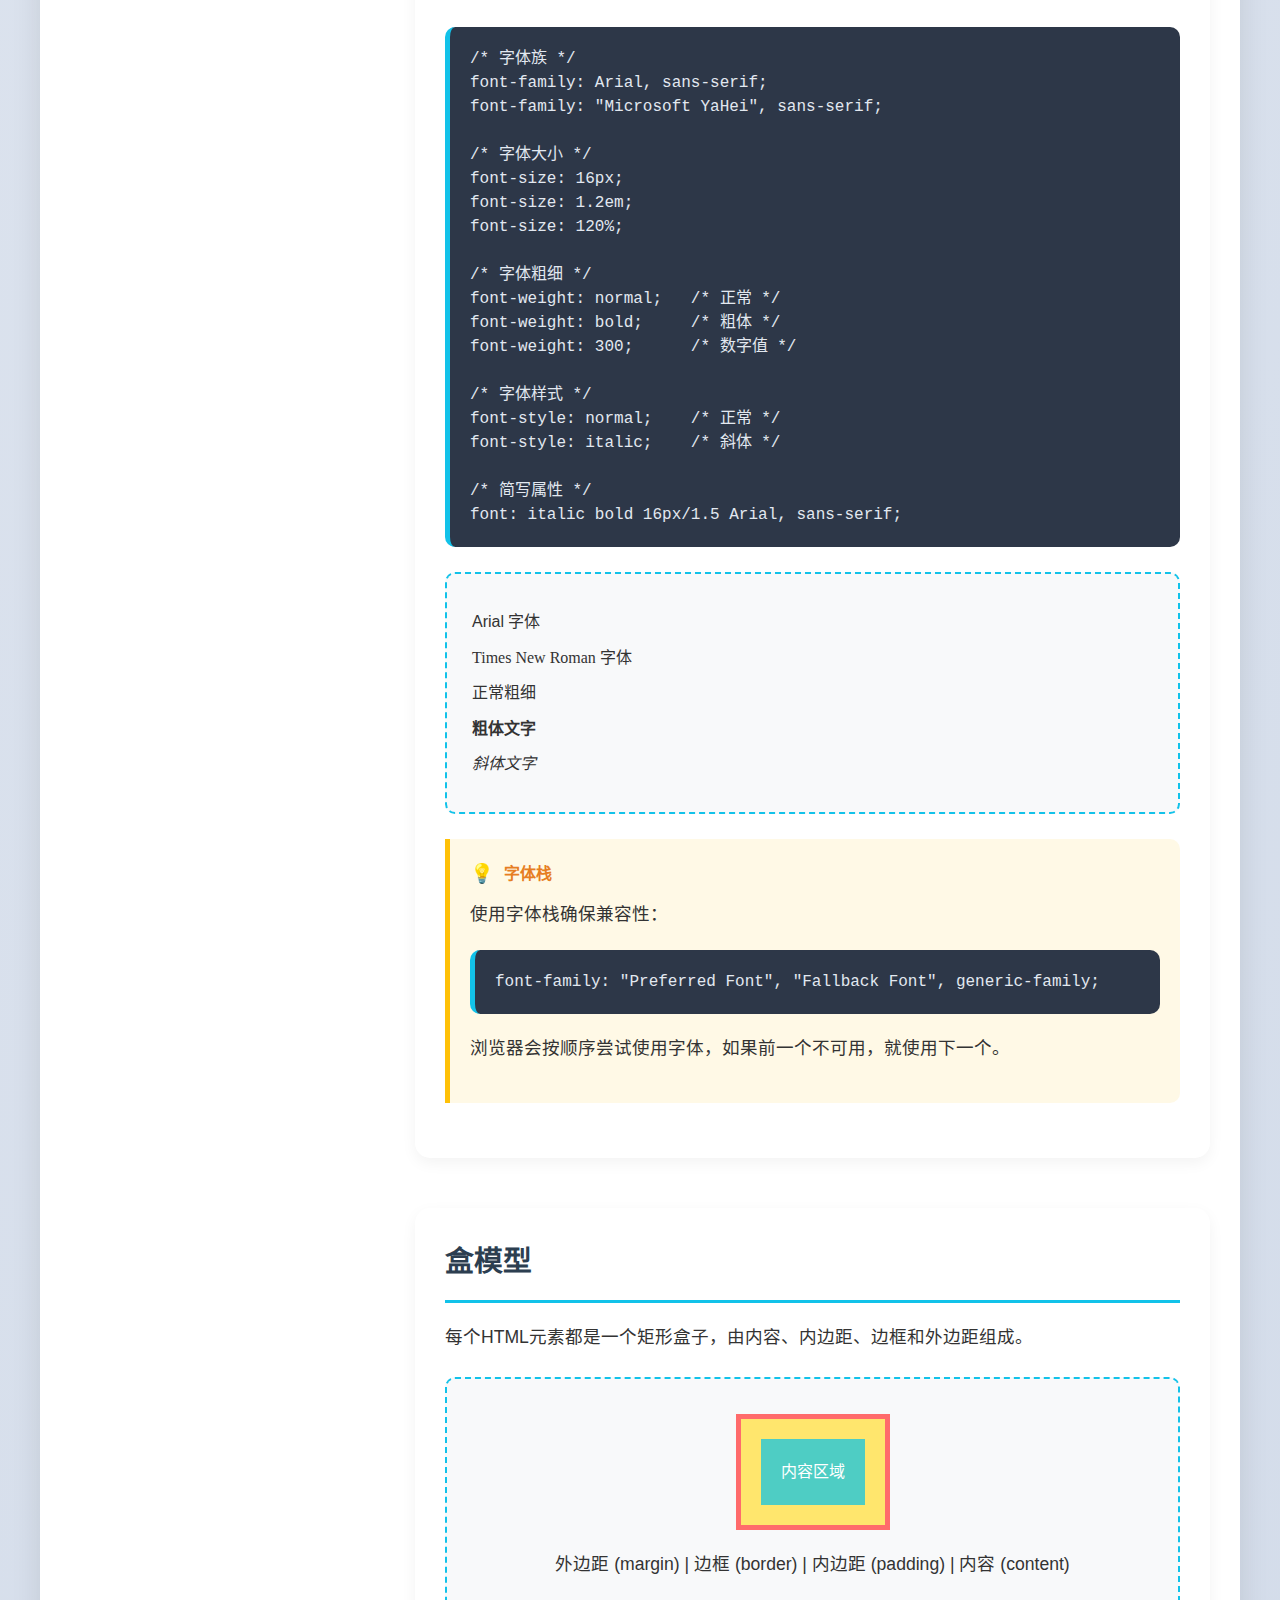
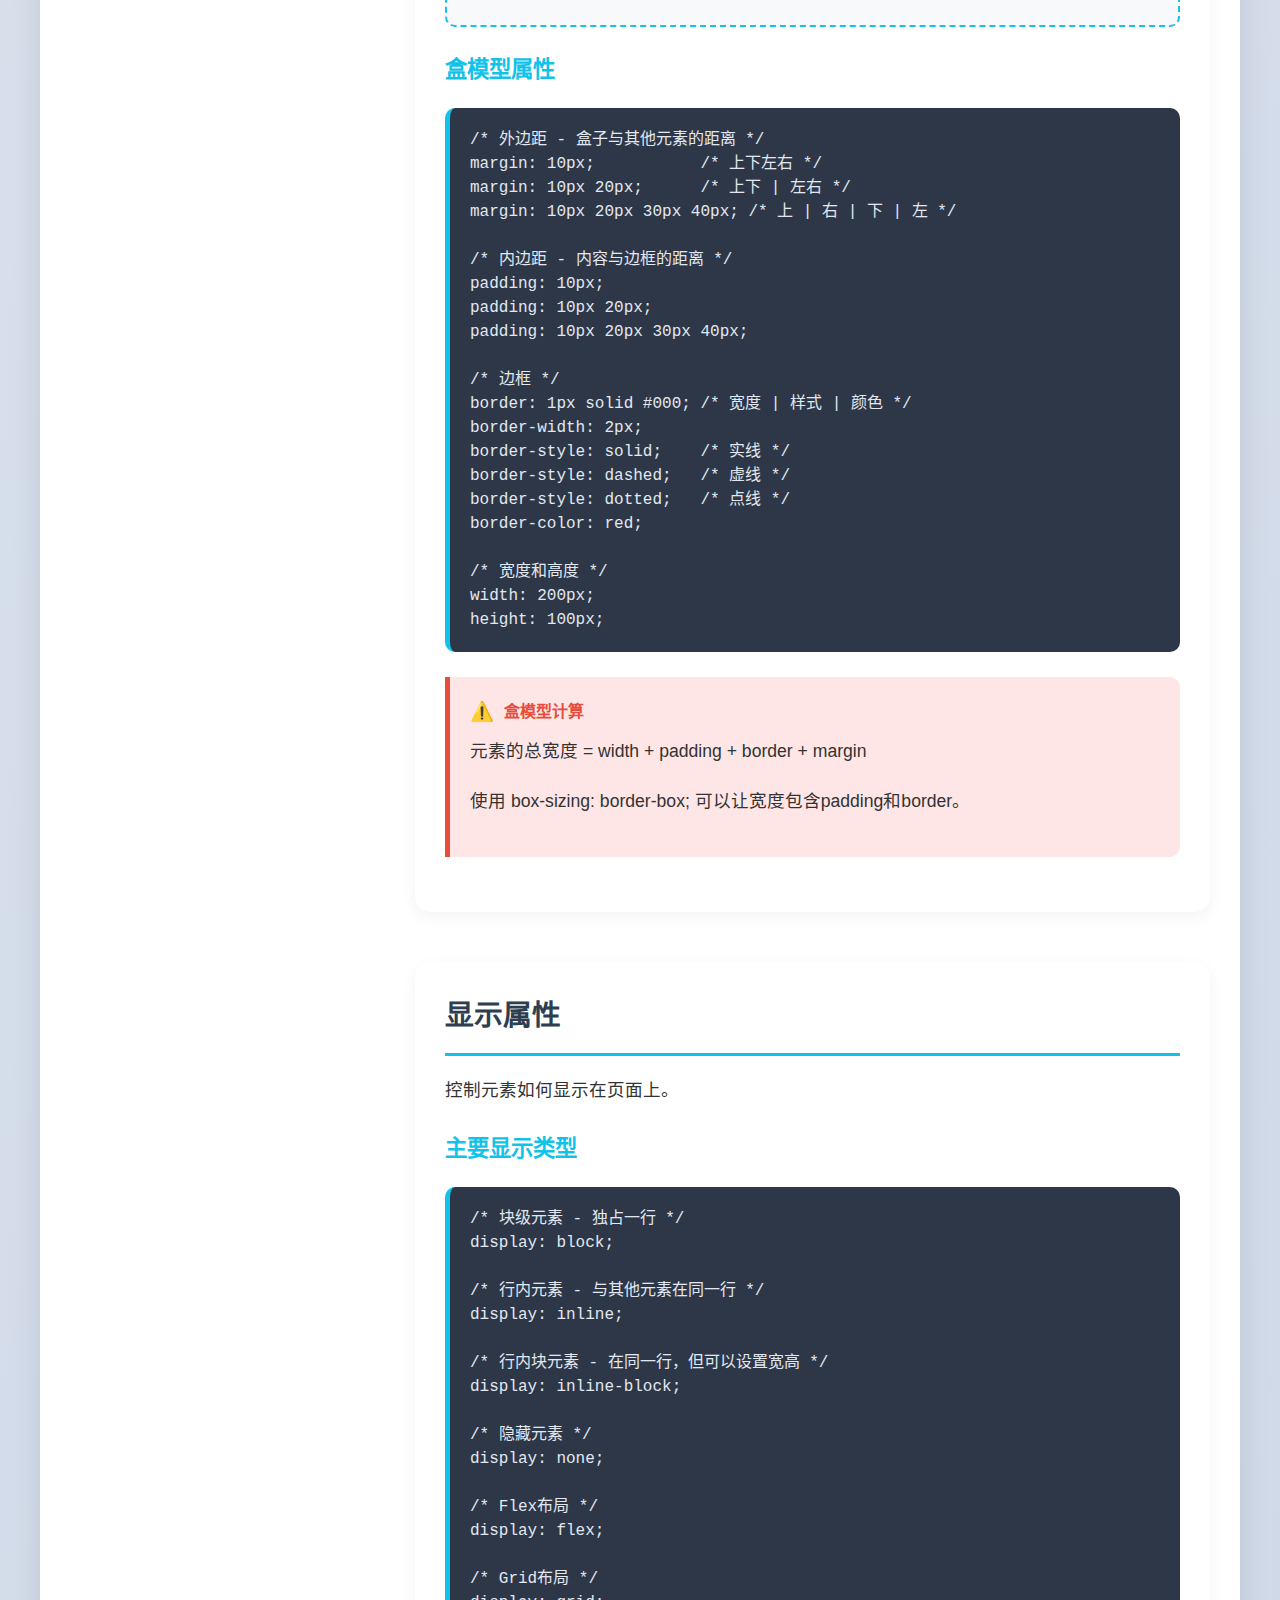
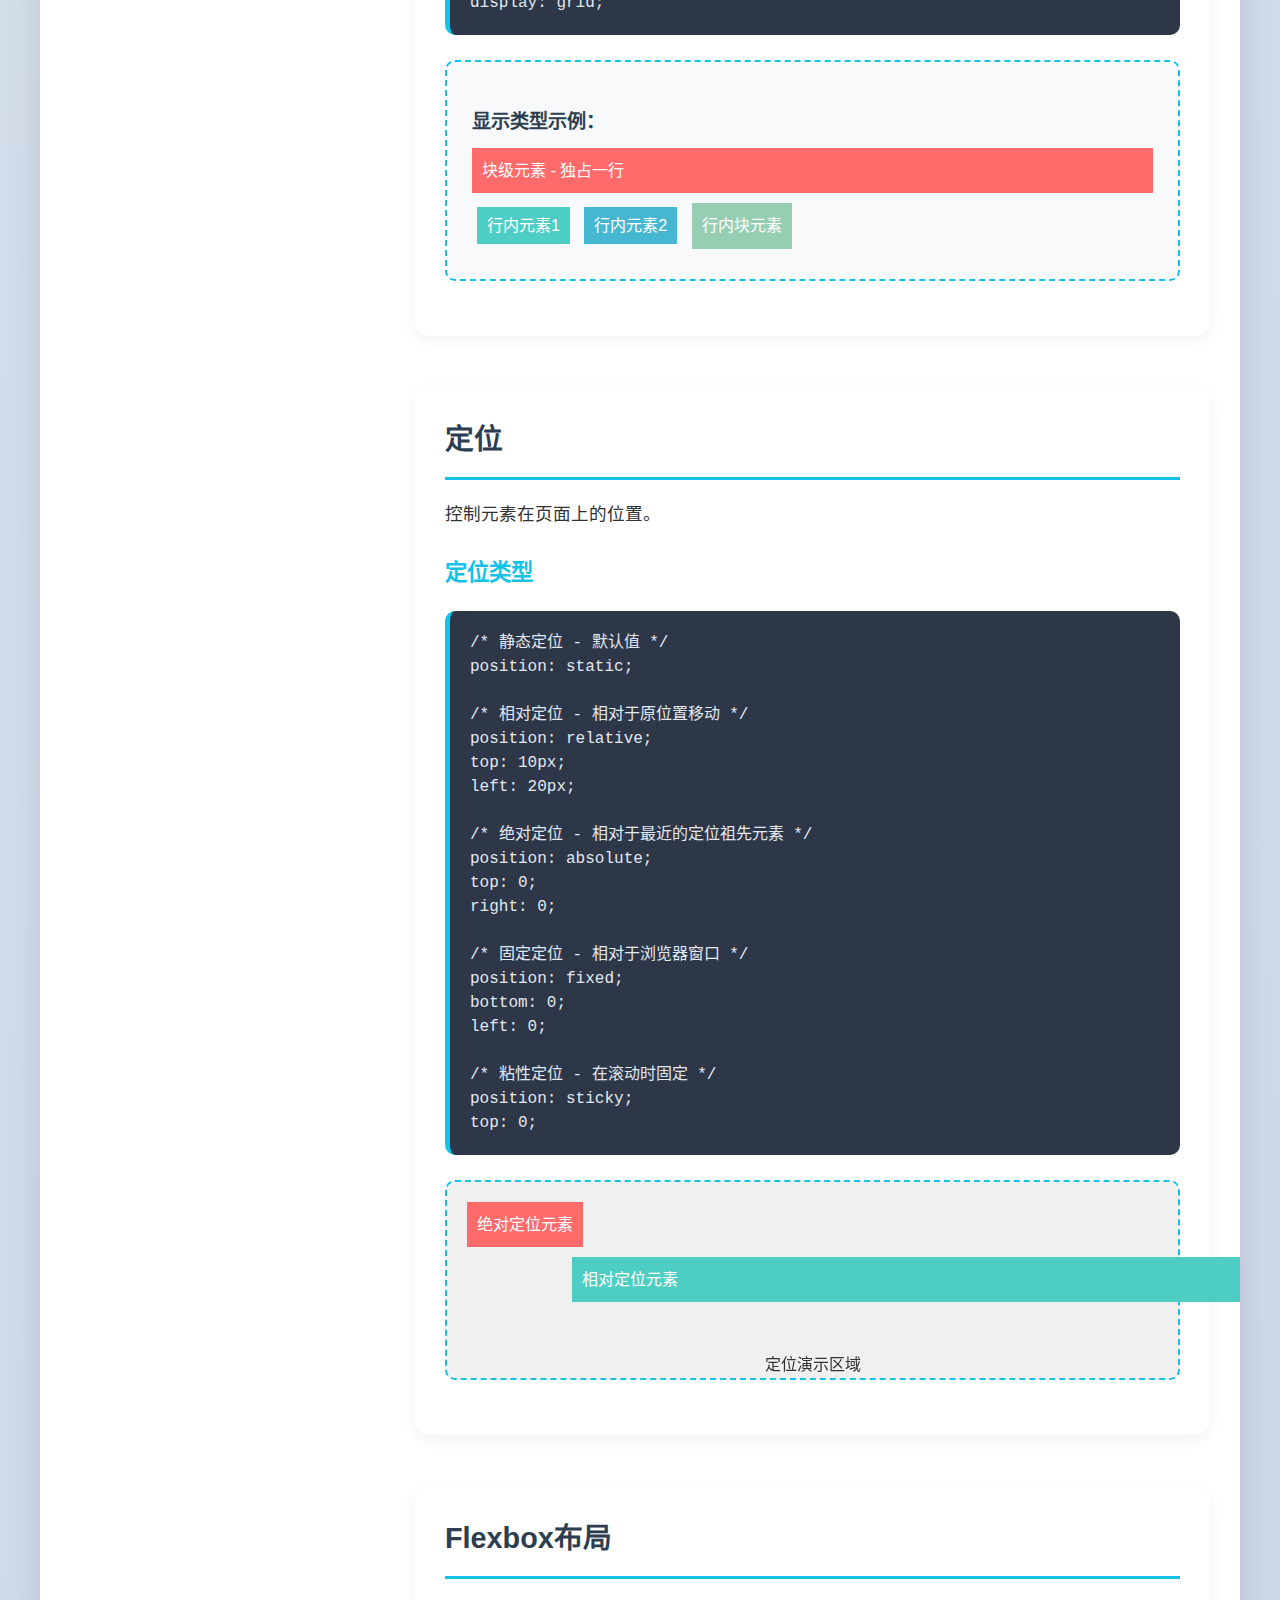
<file: posts/CSSTutorial.html>
<!DOCTYPE html>
<html lang="zh-CN">
<head>
    <meta charset="UTF-8">
    <meta name="viewport" content="width=device-width, initial-scale=1.0">
    <title>CSS入门教程 - 专为初学者设计</title>
    <style>
        * {
            margin: 0;
            padding: 0;
            box-sizing: border-box;
            font-family: 'Arial Rounded MT Bold', 'Segoe UI', sans-serif;
        }
        
        body {
            background: linear-gradient(135deg, #f5f7fa 0%, #c3cfe2 100%);
            color: #333;
            line-height: 1.6;
            padding: 20px;
            min-height: 100vh;
        }
        
        .container {
            max-width: 1200px;
            margin: 0 auto;
            background-color: white;
            border-radius: 20px;
            box-shadow: 0 10px 30px rgba(0, 0, 0, 0.1);
            overflow: hidden;
        }
        
        header {
            background: linear-gradient(135deg, #12c2e9 0%, #c471ed 50%, #f64f59 100%);
            color: white;
            padding: 40px 30px;
            text-align: center;
            position: relative;
        }
        
        .header-content {
            max-width: 800px;
            margin: 0 auto;
        }
        
        header h1 {
            font-size: 2.8rem;
            margin-bottom: 15px;
            text-shadow: 2px 2px 4px rgba(0,0,0,0.2);
        }
        
        header p {
            font-size: 1.3rem;
            opacity: 0.9;
            margin-bottom: 20px;
        }
        
        .cta-button {
            display: inline-block;
            background-color: #ff6b6b;
            color: white;
            padding: 12px 25px;
            border-radius: 50px;
            text-decoration: none;
            font-weight: bold;
            font-size: 1.1rem;
            transition: all 0.3s ease;
            box-shadow: 0 4px 15px rgba(255, 107, 107, 0.4);
        }
        
        .cta-button:hover {
            background-color: #ff5252;
            transform: translateY(-3px);
            box-shadow: 0 6px 20px rgba(255, 107, 107, 0.6);
        }
        
        nav {
            background-color: #2c3e50;
            padding: 15px 0;
            position: sticky;
            top: 0;
            z-index: 100;
        }
        
        nav ul {
            display: flex;
            justify-content: center;
            list-style: none;
            flex-wrap: wrap;
        }
        
        nav li {
            margin: 0 10px;
        }
        
        nav a {
            color: white;
            text-decoration: none;
            font-weight: 500;
            padding: 10px 20px;
            border-radius: 30px;
            transition: all 0.3s;
            display: block;
        }
        
        nav a:hover {
            background-color: #12c2e9;
        }
        
        .content {
            display: flex;
            padding: 30px;
        }
        
        .sidebar {
            flex: 1;
            background-color: #f8f9fa;
            border-radius: 15px;
            padding: 25px;
            margin-right: 30px;
            position: sticky;
            top: 100px;
            height: fit-content;
            max-height: 80vh;
            overflow-y: auto;
            box-shadow: 0 5px 15px rgba(0,0,0,0.05);
        }
        
        .sidebar h3 {
            color: #2c3e50;
            margin-bottom: 20px;
            padding-bottom: 10px;
            border-bottom: 3px solid #12c2e9;
            font-size: 1.4rem;
        }
        
        .sidebar ul {
            list-style: none;
        }
        
        .sidebar li {
            margin-bottom: 12px;
            position: relative;
            padding-left: 20px;
        }
        
        .sidebar li:before {
            content: "•";
            color: #12c2e9;
            font-size: 1.5rem;
            position: absolute;
            left: 0;
            top: -5px;
        }
        
        .sidebar a {
            color: #12c2e9;
            text-decoration: none;
            display: block;
            padding: 10px 15px;
            border-radius: 8px;
            transition: all 0.3s;
            font-size: 1.05rem;
        }
        
        .sidebar a:hover {
            background-color: #e1f7fa;
            transform: translateX(5px);
        }
        
        .main-content {
            flex: 3;
        }
        
        section {
            margin-bottom: 50px;
            padding: 30px;
            border-radius: 15px;
            background-color: white;
            box-shadow: 0 5px 15px rgba(0,0,0,0.05);
            transition: transform 0.3s;
        }
        
        section:hover {
            transform: translateY(-5px);
        }
        
        h2 {
            color: #2c3e50;
            margin-bottom: 20px;
            padding-bottom: 15px;
            border-bottom: 3px solid #12c2e9;
            font-size: 1.8rem;
        }
        
        h3 {
            color: #12c2e9;
            margin: 25px 0 15px;
            font-size: 1.4rem;
        }
        
        h4 {
            color: #2c3e50;
            margin: 20px 0 10px;
            font-size: 1.2rem;
        }
        
        p {
            margin-bottom: 20px;
            font-size: 1.1rem;
            line-height: 1.7;
        }
        
        .code-block {
            background-color: #2d3748;
            color: #e2e8f0;
            padding: 20px;
            border-radius: 10px;
            margin: 20px 0;
            overflow-x: auto;
            font-family: 'Courier New', monospace;
            white-space: pre-wrap;
            line-height: 1.5;
            font-size: 1rem;
            border-left: 5px solid #12c2e9;
        }
        
        .example {
            background-color: #f0faff;
            border-left: 5px solid #12c2e9;
            padding: 20px;
            margin: 25px 0;
            border-radius: 0 10px 10px 0;
        }
        
        .example-title {
            font-weight: bold;
            color: #2c3e50;
            margin-bottom: 10px;
            font-size: 1.1rem;
        }
        
        .note {
            background-color: #fff9e6;
            border-left: 5px solid #ffc107;
            padding: 20px;
            margin: 25px 0;
            border-radius: 0 10px 10px 0;
        }
        
        .note-title {
            font-weight: bold;
            color: #e67e22;
            margin-bottom: 10px;
            display: flex;
            align-items: center;
        }
        
        .note-title:before {
            content: "💡";
            margin-right: 10px;
            font-size: 1.2rem;
        }
        
        .warning {
            background-color: #ffe6e6;
            border-left: 5px solid #e74c3c;
            padding: 20px;
            margin: 25px 0;
            border-radius: 0 10px 10px 0;
        }
        
        .warning-title {
            font-weight: bold;
            color: #e74c3c;
            margin-bottom: 10px;
            display: flex;
            align-items: center;
        }
        
        .warning-title:before {
            content: "⚠️";
            margin-right: 10px;
            font-size: 1.2rem;
        }
        
        .success {
            background-color: #e6f7e6;
            border-left: 5px solid #2ecc71;
            padding: 20px;
            margin: 25px 0;
            border-radius: 0 10px 10px 0;
        }
        
        .success-title {
            font-weight: bold;
            color: #27ae60;
            margin-bottom: 10px;
            display: flex;
            align-items: center;
        }
        
        .success-title:before {
            content: "✅";
            margin-right: 10px;
            font-size: 1.2rem;
        }
        
        .visual-example {
            background-color: #f8f9fa;
            border: 2px dashed #12c2e9;
            padding: 25px;
            margin: 25px 0;
            border-radius: 10px;
        }
        
        footer {
            background-color: #2c3e50;
            color: white;
            text-align: center;
            padding: 30px;
            margin-top: 30px;
        }
        
        .step {
            display: flex;
            align-items: flex-start;
            margin-bottom: 30px;
            background: #f8f9fa;
            padding: 20px;
            border-radius: 10px;
        }
        
        .step-number {
            background: #12c2e9;
            color: white;
            width: 40px;
            height: 40px;
            border-radius: 50%;
            display: flex;
            align-items: center;
            justify-content: center;
            font-weight: bold;
            margin-right: 20px;
            flex-shrink: 0;
        }
        
        .step-content {
            flex: 1;
        }
        
        .tag-demo {
            display: inline-block;
            background: #12c2e9;
            color: white;
            padding: 5px 10px;
            border-radius: 5px;
            margin: 5px;
            font-family: 'Courier New', monospace;
        }
        
        .demo-box {
            border: 2px solid #12c2e9;
            border-radius: 10px;
            padding: 20px;
            margin: 20px 0;
            background: #f0faff;
        }
        
        .style-demo {
            padding: 15px;
            margin: 15px 0;
            border-radius: 8px;
            transition: all 0.3s;
        }
        
        .color-demo {
            display: inline-block;
            width: 50px;
            height: 50px;
            margin: 5px;
            border-radius: 5px;
            border: 1px solid #ddd;
        }
        
        @media (max-width: 768px) {
            .content {
                flex-direction: column;
            }
            
            .sidebar {
                margin-right: 0;
                margin-bottom: 30px;
                position: static;
            }
            
            header h1 {
                font-size: 2.2rem;
            }
        }

        /* 演示样式 */
        .demo-text {
            font-size: 1.2rem;
            padding: 10px;
            margin: 10px 0;
        }
        
        .demo-box-red {
            background: #ff6b6b;
            color: white;
            padding: 20px;
            border-radius: 10px;
        }
        
        .demo-box-blue {
            background: #4ecdc4;
            color: white;
            padding: 20px;
            border-radius: 10px;
        }
        
        .demo-box-green {
            background: #2ecc71;
            color: white;
            padding: 20px;
            border-radius: 10px;
        }
        
        .flex-demo {
            display: flex;
            gap: 10px;
            margin: 15px 0;
        }
        
        .flex-item {
            background: #12c2e9;
            color: white;
            padding: 15px;
            border-radius: 5px;
            flex: 1;
            text-align: center;
        }
        
        .grid-demo {
            display: grid;
            grid-template-columns: 1fr 1fr;
            gap: 10px;
            margin: 15px 0;
        }
        
        .grid-item {
            background: #c471ed;
            color: white;
            padding: 20px;
            border-radius: 5px;
            text-align: center;
        }
    </style>
</head>
<body>
    <div class="container">
        <header>
            <div class="header-content">
                <h1>CSS入门教程</h1>
                <p>让网页变漂亮的艺术 - 专为初学者设计</p>
                <a href="#what-is-css" class="cta-button">开始学习 →</a>
            </div>
        </header>
        
        <nav>
            <ul>
                <li><a href="#what-is-css">什么是CSS</a></li>
                <li><a href="#basic-syntax">基础语法</a></li>
                <li><a href="#selectors">选择器</a></li>
                <li><a href="#colors-backgrounds">颜色与背景</a></li>
                <li><a href="#text-styling">文本样式</a></li>
                <li><a href="#layout">布局基础</a></li>
            </ul>
        </nav>
        
        <div class="content">
            <aside class="sidebar">
                <h3>学习路线</h3>
                <ul>
                    <li><a href="#what-is-css">什么是CSS？</a></li>
                    <li><a href="#how-css-works">CSS如何工作</a></li>
                    <li><a href="#basic-syntax">CSS基础语法</a></li>
                    <li><a href="#selectors">选择器详解</a></li>
                    <li><a href="#colors">颜色表示法</a></li>
                    <li><a href="#backgrounds">背景样式</a></li>
                    <li><a href="#text-properties">文本属性</a></li>
                    <li><a href="#fonts">字体控制</a></li>
                    <li><a href="#box-model">盒模型</a></li>
                    <li><a href="#display">显示属性</a></li>
                    <li><a href="#position">定位</a></li>
                    <li><a href="#flexbox">Flexbox布局</a></li>
                    <li><a href="#practice">动手练习</a></li>
                </ul>
            </aside>
            
            <main class="main-content">
                <section id="what-is-css">
                    <h2>什么是CSS？</h2>
                    <p>CSS是网页的"化妆品"，它负责让HTML内容变得漂亮和吸引人。</p>
                    
                    <div class="note">
                        <div class="note-title">简单理解</div>
                        <p>把网页想象成一个人：</p>
                        <ul>
                            <li><strong>HTML</strong> = 人的骨架和器官（结构）</li>
                            <li><strong>CSS</strong> = 人的衣服和妆容（外观）</li>
                            <li><strong>JavaScript</strong> = 人的行为和动作（交互）</li>
                        </ul>
                    </div>
                    
                    <h3>CSS能做什么？</h3>
                    <div class="demo-box">
                        <div style="display: grid; grid-template-columns: repeat(2, 1fr); gap: 15px;">
                            <div style="background: linear-gradient(135deg, #667eea 0%, #764ba2 100%); color: white; padding: 20px; border-radius: 10px; text-align: center;">
                                <h4>改变颜色</h4>
                                <p>文字、背景、边框颜色</p>
                            </div>
                            <div style="background: linear-gradient(135deg, #f093fb 0%, #f5576c 100%); color: white; padding: 20px; border-radius: 10px; text-align: center;">
                                <h4>调整布局</h4>
                                <p>元素位置和大小</p>
                            </div>
                            <div style="background: linear-gradient(135deg, #4facfe 0%, #00f2fe 100%); color: white; padding: 20px; border-radius: 10px; text-align: center;">
                                <h4>设置字体</h4>
                                <p>字体样式和大小</p>
                            </div>
                            <div style="background: linear-gradient(135deg, #43e97b 0%, #38f9d7 100%); color: white; padding: 20px; border-radius: 10px; text-align: center;">
                                <h4>添加动画</h4>
                                <p>过渡和动画效果</p>
                            </div>
                        </div>
                    </div>
                    
                    <div class="success">
                        <div class="success-title">好消息！</div>
                        <p>CSS学习起来很有趣！你可以立即看到自己的设计成果，就像在给网页"化妆"一样。</p>
                    </div>
                </section>
                
                <section id="how-css-works">
                    <h2>CSS如何工作</h2>
                    <p>CSS通过"选择器"找到HTML元素，然后给它们添加样式。</p>
                    
                    <div class="step">
                        <div class="step-number">1</div>
                        <div class="step-content">
                            <h3>浏览器读取HTML</h3>
                            <p>浏览器先读取HTML文档，了解网页的结构</p>
                        </div>
                    </div>
                    
                    <div class="step">
                        <div class="step-number">2</div>
                        <div class="step-content">
                            <h3>加载CSS</h3>
                            <p>浏览器找到并加载CSS文件</p>
                        </div>
                    </div>
                    
                    <div class="step">
                        <div class="step-number">3</div>
                        <div class="step-content">
                            <h3>应用样式</h3>
                            <p>CSS规则被应用到对应的HTML元素上</p>
                        </div>
                    </div>
                    
                    <div class="step">
                        <div class="step-number">4</div>
                        <div class="step-content">
                            <h3>显示网页</h3>
                            <p>浏览器显示带有样式的完整网页</p>
                        </div>
                    </div>
                    
                    <h3>三种使用CSS的方式</h3>
                    
                    <div class="code-block">&lt;!-- 1. 内联样式 --&gt;
&lt;p style="color: red; font-size: 20px;"&gt;这是红色文字&lt;/p&gt;

&lt;!-- 2. 内部样式表 --&gt;
&lt;style&gt;
    p {
        color: blue;
        font-size: 18px;
    }
&lt;/style&gt;

&lt;!-- 3. 外部样式表 --&gt;
&lt;link rel="stylesheet" href="styles.css"&gt;</div>
                    
                    <div class="note">
                        <div class="note-title">最佳实践</div>
                        <p>推荐使用<strong>外部样式表</strong>，因为：</p>
                        <ul>
                            <li>代码更整洁</li>
                            <li>易于维护</li>
                            <li>可以在多个页面重复使用</li>
                            <li>浏览器可以缓存CSS文件，加载更快</li>
                        </ul>
                    </div>
                </section>
                
                <section id="basic-syntax">
                    <h2>CSS基础语法</h2>
                    <p>CSS规则由选择器和声明块组成。</p>
                    
                    <div class="visual-example" style="text-align: center;">
                        <div style="background: #2d3748; color: white; padding: 20px; border-radius: 10px; display: inline-block;">
                            <span style="color: #ff6b6b;">选择器</span> {
                            <br>&nbsp;&nbsp;<span style="color: #4ecdc4;">属性</span>: <span style="color: #ffe66d;">值</span>;
                            <br>}
                        </div>
                    </div>
                    
                    <h3>完整示例</h3>
                    <div class="code-block">/* 选择所有 &lt;p&gt; 标签 */
p {
    color: blue;           /* 文字颜色 */
    font-size: 16px;       /* 字体大小 */
    margin: 10px;          /* 外边距 */
}</div>
                    
                    <div class="example">
                        <div class="example-title">效果展示：</div>
                        <p style="color: blue; font-size: 16px; margin: 10px;">这是一个蓝色的段落文字，字体大小为16像素，有10像素的外边距。</p>
                    </div>
                    
                    <h3>CSS注释</h3>
                    <p>注释用于解释代码，不会被浏览器执行。</p>
                    <div class="code-block">/* 这是一个单行注释 */

/*
这是一个
多行注释
*/

p {
    color: red;  /* 把文字变成红色 */
}</div>
                    
                    <div class="warning">
                        <div class="warning-title">重要提醒</div>
                        <p>CSS对大小写不敏感，但建议使用小写。每个声明要以分号(;)结束！</p>
                    </div>
                </section>
                
                <section id="selectors">
                    <h2>选择器详解</h2>
                    <p>选择器告诉浏览器要对哪些HTML元素应用样式。</p>
                    
                    <h3>基本选择器</h3>
                    
                    <div class="code-block">/* 1. 元素选择器 - 选择所有 &lt;p&gt; 标签 */
p {
    color: blue;
}

/* 2. 类选择器 - 选择 class="intro" 的元素 */
.intro {
    font-size: 18px;
}

/* 3. ID选择器 - 选择 id="header" 的元素 */
#header {
    background: gray;
}

/* 4. 通用选择器 - 选择所有元素 */
* {
    margin: 0;
    padding: 0;
}</div>
                    
                    <h3>组合选择器</h3>
                    <div class="code-block">/* 选择所有 &lt;div&gt; 中的 &lt;p&gt; 标签 */
div p {
    color: red;
}

/* 选择直接子元素 */
div > p {
    font-weight: bold;
}

/* 选择相邻兄弟元素 */
h1 + p {
    margin-top: 0;
}

/* 选择所有兄弟元素 */
h1 ~ p {
    color: green;
}</div>
                    
                    <h3>属性选择器</h3>
                    <div class="code-block">/* 选择有title属性的元素 */
[title] {
    border: 1px solid black;
}

/* 选择title="hello"的元素 */
[title="hello"] {
    color: red;
}

/* 选择title包含"hello"的元素 */
[title*="hello"] {
    background: yellow;
}</div>
                    
                    <div class="note">
                        <div class="note-title">选择器优先级</div>
                        <p>当多个选择器作用于同一个元素时，优先级规则是：</p>
                        <ul>
                            <li><strong>ID选择器</strong> > <strong>类选择器</strong> > <strong>元素选择器</strong></li>
                            <li><strong>内联样式</strong> > <strong>内部样式</strong> > <strong>外部样式</strong></li>
                            <li><code>!important</code> 最高优先级（慎用）</li>
                        </ul>
                    </div>
                </section>
                
                <section id="colors">
                    <h2>颜色表示法</h2>
                    <p>CSS有多种方式表示颜色。</p>
                    
                    <h3>颜色表示方法</h3>
                    <div class="code-block">/* 1. 颜色名称 */
color: red;
color: blue;
color: lightgreen;

/* 2. 十六进制 */
color: #ff0000;    /* 红色 */
color: #00ff00;    /* 绿色 */
color: #0000ff;    /* 蓝色 */

/* 3. RGB */
color: rgb(255, 0, 0);     /* 红色 */
color: rgb(0, 255, 0);     /* 绿色 */
color: rgb(0, 0, 255);     /* 蓝色 */

/* 4. RGBA (带透明度) */
color: rgba(255, 0, 0, 0.5);  /* 半透明红色 */

/* 5. HSL */
color: hsl(0, 100%, 50%);  /* 红色 */
color: hsl(120, 100%, 50%); /* 绿色 */</div>
                    
                    <div class="visual-example">
                        <h4>颜色示例：</h4>
                        <div style="display: flex; justify-content: center; flex-wrap: wrap; gap: 10px; margin: 15px 0;">
                            <div class="color-demo" style="background: red;"></div>
                            <div class="color-demo" style="background: #ff6b6b;"></div>
                            <div class="color-demo" style="background: rgb(255, 107, 107);"></div>
                            <div class="color-demo" style="background: rgba(255, 107, 107, 0.7);"></div>
                            <div class="color-demo" style="background: hsl(0, 100%, 65%);"></div>
                        </div>
                        <p>同样的颜色，不同的表示方法！</p>
                    </div>
                    
                    <div class="note">
                        <div class="note-title">推荐使用</div>
                        <p>对于初学者，建议使用：</p>
                        <ul>
                            <li><strong>十六进制</strong> - 最常用，简洁明了</li>
                            <li><strong>RGBA</strong> - 需要透明度时使用</li>
                            <li>在线颜色选择器可以帮助你找到喜欢的颜色</li>
                        </ul>
                    </div>
                </section>
                
                <section id="backgrounds">
                    <h2>背景样式</h2>
                    <p>CSS可以设置元素的背景颜色、图片等。</p>
                    
                    <h3>背景属性</h3>
                    <div class="code-block">/* 背景颜色 */
background-color: #f0f0f0;

/* 背景图片 */
background-image: url('image.jpg');

/* 背景重复 */
background-repeat: no-repeat;  /* 不重复 */
background-repeat: repeat-x;   /* 水平重复 */
background-repeat: repeat-y;   /* 垂直重复 */

/* 背景位置 */
background-position: center top;
background-position: 10px 20px;

/* 背景大小 */
background-size: cover;        /* 覆盖整个元素 */
background-size: contain;      /* 完整显示图片 */
background-size: 200px 100px;  /* 指定大小 */

/* 简写属性 */
background: #f0f0f0 url('image.jpg') no-repeat center top;</div>
                    
                    <div class="visual-example">
                        <div style="
                            background: linear-gradient(135deg, #667eea 0%, #764ba2 100%);
                            color: white;
                            padding: 40px;
                            border-radius: 10px;
                            text-align: center;
                            margin: 15px 0;
                        ">
                            <h4>渐变背景示例</h4>
                            <p>使用CSS渐变创建的漂亮背景！</p>
                        </div>
                    </div>
                    
                    <h3>渐变背景</h3>
                    <div class="code-block">/* 线性渐变 */
background: linear-gradient(to right, red, yellow);

/* 径向渐变 */
background: radial-gradient(circle, red, yellow, green);

/* 实际示例 */
background: linear-gradient(135deg, #667eea 0%, #764ba2 100%);
background: linear-gradient(45deg, #ff9a9e 0%, #fad0c4 100%);</div>
                </section>
                
                <section id="text-properties">
                    <h2>文本属性</h2>
                    <p>控制文字的外观和排版。</p>
                    
                    <h3>常用文本属性</h3>
                    <div class="code-block">/* 文字颜色 */
color: #333;

/* 文字对齐 */
text-align: left;      /* 左对齐 */
text-align: center;    /* 居中 */
text-align: right;     /* 右对齐 */
text-align: justify;   /* 两端对齐 */

/* 文字装饰 */
text-decoration: none;     /* 无装饰 */
text-decoration: underline; /* 下划线 */
text-decoration: line-through; /* 删除线 */

/* 文字转换 */
text-transform: uppercase;    /* 全部大写 */
text-transform: lowercase;    /* 全部小写 */
text-transform: capitalize;   /* 首字母大写 */

/* 行高 */
line-height: 1.5;

/* 文字阴影 */
text-shadow: 2px 2px 4px rgba(0,0,0,0.5);</div>
                    
                    <div class="visual-example">
                        <div style="text-align: center;">
                            <p style="color: #333; text-align: left;">左对齐文本</p>
                            <p style="color: #666; text-align: center;">居中文本</p>
                            <p style="color: #999; text-align: right;">右对齐文本</p>
                            <p style="text-decoration: underline;">下划线文本</p>
                            <p style="text-decoration: line-through;">删除线文本</p>
                            <p style="text-transform: uppercase;">全部大写文本</p>
                            <p style="text-shadow: 1px 1px 2px rgba(0,0,0,0.3);">带阴影的文本</p>
                        </div>
                    </div>
                </section>
                
                <section id="fonts">
                    <h2>字体控制</h2>
                    <p>设置文字的字体、大小、粗细等。</p>
                    
                    <h3>字体属性</h3>
                    <div class="code-block">/* 字体族 */
font-family: Arial, sans-serif;
font-family: "Microsoft YaHei", sans-serif;

/* 字体大小 */
font-size: 16px;
font-size: 1.2em;
font-size: 120%;

/* 字体粗细 */
font-weight: normal;   /* 正常 */
font-weight: bold;     /* 粗体 */
font-weight: 300;      /* 数字值 */

/* 字体样式 */
font-style: normal;    /* 正常 */
font-style: italic;    /* 斜体 */

/* 简写属性 */
font: italic bold 16px/1.5 Arial, sans-serif;</div>
                    
                    <div class="visual-example">
                        <div style="font-family: Arial, sans-serif; margin: 10px 0;">Arial 字体</div>
                        <div style="font-family: 'Times New Roman', serif; margin: 10px 0;">Times New Roman 字体</div>
                        <div style="font-weight: normal; margin: 10px 0;">正常粗细</div>
                        <div style="font-weight: bold; margin: 10px 0;">粗体文字</div>
                        <div style="font-style: italic; margin: 10px 0;">斜体文字</div>
                    </div>
                    
                    <div class="note">
                        <div class="note-title">字体栈</div>
                        <p>使用字体栈确保兼容性：</p>
                        <div class="code-block">font-family: "Preferred Font", "Fallback Font", generic-family;</div>
                        <p>浏览器会按顺序尝试使用字体，如果前一个不可用，就使用下一个。</p>
                    </div>
                </section>
                
                <section id="box-model">
                    <h2>盒模型</h2>
                    <p>每个HTML元素都是一个矩形盒子，由内容、内边距、边框和外边距组成。</p>
                    
                    <div class="visual-example" style="text-align: center;">
                        <div style="
                            display: inline-block;
                            background: #ffe66d;
                            padding: 20px;
                            border: 5px solid #ff6b6b;
                            margin: 10px;
                        ">
                            <div style="background: #4ecdc4; color: white; padding: 20px;">
                                内容区域
                            </div>
                        </div>
                        <div style="margin-top: 10px;">
                            <p>外边距 (margin) | 边框 (border) | 内边距 (padding) | 内容 (content)</p>
                        </div>
                    </div>
                    
                    <h3>盒模型属性</h3>
                    <div class="code-block">/* 外边距 - 盒子与其他元素的距离 */
margin: 10px;           /* 上下左右 */
margin: 10px 20px;      /* 上下 | 左右 */
margin: 10px 20px 30px 40px; /* 上 | 右 | 下 | 左 */

/* 内边距 - 内容与边框的距离 */
padding: 10px;
padding: 10px 20px;
padding: 10px 20px 30px 40px;

/* 边框 */
border: 1px solid #000; /* 宽度 | 样式 | 颜色 */
border-width: 2px;
border-style: solid;    /* 实线 */
border-style: dashed;   /* 虚线 */
border-style: dotted;   /* 点线 */
border-color: red;

/* 宽度和高度 */
width: 200px;
height: 100px;</div>
                    
                    <div class="warning">
                        <div class="warning-title">盒模型计算</div>
                        <p>元素的总宽度 = width + padding + border + margin</p>
                        <p>使用 <code>box-sizing: border-box;</code> 可以让宽度包含padding和border。</p>
                    </div>
                </section>
                
                <section id="display">
                    <h2>显示属性</h2>
                    <p>控制元素如何显示在页面上。</p>
                    
                    <h3>主要显示类型</h3>
                    <div class="code-block">/* 块级元素 - 独占一行 */
display: block;

/* 行内元素 - 与其他元素在同一行 */
display: inline;

/* 行内块元素 - 在同一行，但可以设置宽高 */
display: inline-block;

/* 隐藏元素 */
display: none;

/* Flex布局 */
display: flex;

/* Grid布局 */
display: grid;</div>
                    
                    <div class="visual-example">
                        <h4>显示类型示例：</h4>
                        <div style="background: #ff6b6b; color: white; padding: 10px; margin: 5px 0; display: block;">块级元素 - 独占一行</div>
                        <span style="background: #4ecdc4; color: white; padding: 10px; margin: 5px; display: inline;">行内元素1</span>
                        <span style="background: #45b7d1; color: white; padding: 10px; margin: 5px; display: inline;">行内元素2</span>
                        <div style="background: #96ceb4; color: white; padding: 10px; margin: 5px; display: inline-block; width: 100px;">行内块元素</div>
                    </div>
                </section>
                
                <section id="position">
                    <h2>定位</h2>
                    <p>控制元素在页面上的位置。</p>
                    
                    <h3>定位类型</h3>
                    <div class="code-block">/* 静态定位 - 默认值 */
position: static;

/* 相对定位 - 相对于原位置移动 */
position: relative;
top: 10px;
left: 20px;

/* 绝对定位 - 相对于最近的定位祖先元素 */
position: absolute;
top: 0;
right: 0;

/* 固定定位 - 相对于浏览器窗口 */
position: fixed;
bottom: 0;
left: 0;

/* 粘性定位 - 在滚动时固定 */
position: sticky;
top: 0;</div>
                    
                    <div class="visual-example" style="position: relative; height: 200px; background: #f0f0f0;">
                        <div style="position: absolute; top: 20px; left: 20px; background: #ff6b6b; color: white; padding: 10px;">
                            绝对定位元素
                        </div>
                        <div style="position: relative; top: 50px; left: 100px; background: #4ecdc4; color: white; padding: 10px;">
                            相对定位元素
                        </div>
                        <div style="text-align: center; padding-top: 100px;">
                            定位演示区域
                        </div>
                    </div>
                </section>
                
                <section id="flexbox">
                    <h2>Flexbox布局</h2>
                    <p>Flexbox让创建灵活的布局变得非常简单。</p>
                    
                    <div class="note">
                        <div class="note-title">Flexbox是什么？</div>
                        <p>Flexbox就像一个有弹性的容器，里面的项目可以自动调整大小和位置来适应空间。</p>
                    </div>
                    
                    <h3>Flex容器属性</h3>
                    <div class="code-block">.container {
    display: flex;
    flex-direction: row;        /* 主轴方向 */
    justify-content: center;    /* 主轴对齐 */
    align-items: center;        /* 交叉轴对齐 */
    flex-wrap: wrap;           /* 是否换行 */
}</div>
                    
                    <h3>Flex项目属性</h3>
                    <div class="code-block">.item {
    flex: 1;                   /* 伸缩比例 */
    order: 2;                  /* 排列顺序 */
    align-self: center;        /* 单独对齐 */
}</div>
                    
                    <div class="visual-example">
                        <h4>Flexbox示例：</h4>
                        <div class="flex-demo">
                            <div class="flex-item">项目1</div>
                            <div class="flex-item">项目2</div>
                            <div class="flex-item">项目3</div>
                        </div>
                        <p>这些项目会自动调整大小来填满容器！</p>
                    </div>
                </section>
                
                <section id="practice">
                    <h2>动手练习</h2>
                    <p>让我们创建一个简单的卡片组件，练习学到的CSS知识。</p>
                    
                    <div class="step">
                        <div class="step-number">1</div>
                        <div class="step-content">
                            <h3>创建HTML结构</h3>
                            <div class="code-block">&lt;div class="card"&gt;
    &lt;img src="https://via.placeholder.com/300x200" alt="示例图片"&gt;
    &lt;div class="card-content"&gt;
        &lt;h3&gt;卡片标题&lt;/h3&gt;
        &lt;p&gt;这是一个漂亮的卡片组件，使用了我们学到的CSS知识。&lt;/p&gt;
        &lt;button&gt;了解更多&lt;/button&gt;
    &lt;/div&gt;
&lt;/div&gt;</div>
                        </div>
                    </div>
                    
                    <div class="step">
                        <div class="step-number">2</div>
                        <div class="step-content">
                            <h3>添加CSS样式</h3>
                            <div class="code-block">.card {
    width: 300px;
    background: white;
    border-radius: 10px;
    box-shadow: 0 4px 8px rgba(0,0,0,0.1);
    overflow: hidden;
    margin: 20px;
}

.card img {
    width: 100%;
    height: 200px;
    object-fit: cover;
}

.card-content {
    padding: 20px;
}

.card h3 {
    color: #333;
    margin-bottom: 10px;
}

.card p {
    color: #666;
    line-height: 1.5;
    margin-bottom: 15px;
}

.card button {
    background: #12c2e9;
    color: white;
    border: none;
    padding: 10px 20px;
    border-radius: 5px;
    cursor: pointer;
}

.card button:hover {
    background: #0fa8c7;
}</div>
                        </div>
                    </div>
                    
                    <div class="step">
                        <div class="step-number">3</div>
                        <div class="step-content">
                            <h3>查看效果</h3>
                            <div style="display: flex; justify-content: center;">
                                <div class="card" style="width: 300px; background: white; border-radius: 10px; box-shadow: 0 4px 8px rgba(0,0,0,0.1); overflow: hidden; margin: 20px;">
                                    <img src="../assets/image/CSSexample.jpg" alt="示例图片" style="width: 100%; height: 200px; object-fit: cover;">
                                    <div class="card-content" style="padding: 20px;">
                                        <h3 style="color: #333; margin-bottom: 10px;">卡片标题</h3>
                                        <p style="color: #666; line-height: 1.5; margin-bottom: 15px;">这是一个漂亮的卡片组件，使用了我们学到的CSS知识。</p>
                                        <button style="background: #12c2e9; color: white; border: none; padding: 10px 20px; border-radius: 5px; cursor: pointer;">了解更多</button>
                                    </div>
                                </div>
                            </div>
                            <p>恭喜！你创建了一个漂亮的卡片组件！</p>
                        </div>
                    </div>
                    
                    <div class="success">
                        <div class="success-title">太棒了！</div>
                        <p>你已经掌握了CSS的基础知识！继续练习，尝试创建更多有趣的组件和布局。</p>
                        <p>记住：CSS最重要的是实践，多写代码，多看效果，你的技能会快速提升！</p>
                    </div>
                </section>
            </main>
        </div>
        
        <footer>
            <p>CSS入门教程 &copy; 2025 - 让网页变漂亮的艺术</p>
            <p>记住：优秀的网页设计师都是从这些基础知识开始的，坚持下去，你也能创造出令人惊叹的网页！</p>
        </footer>
    </div>
</body>
</html>
</file>
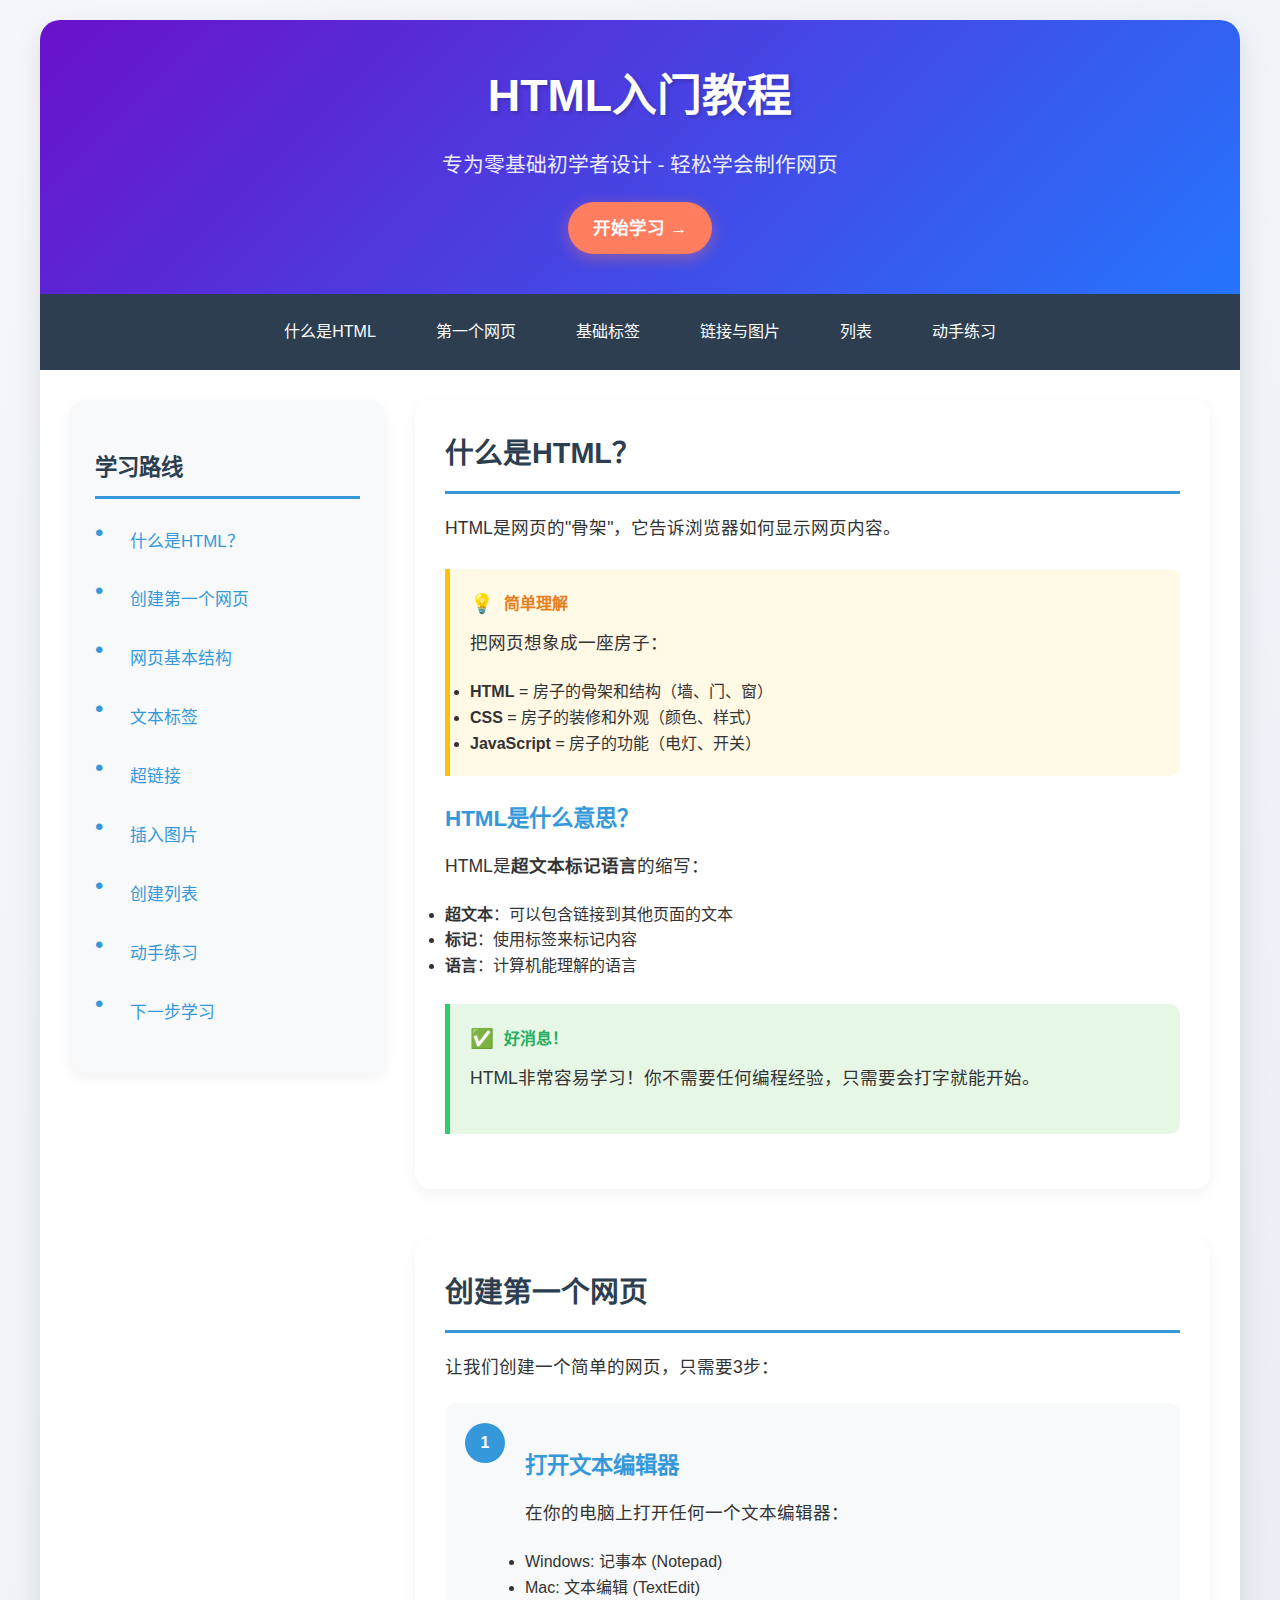
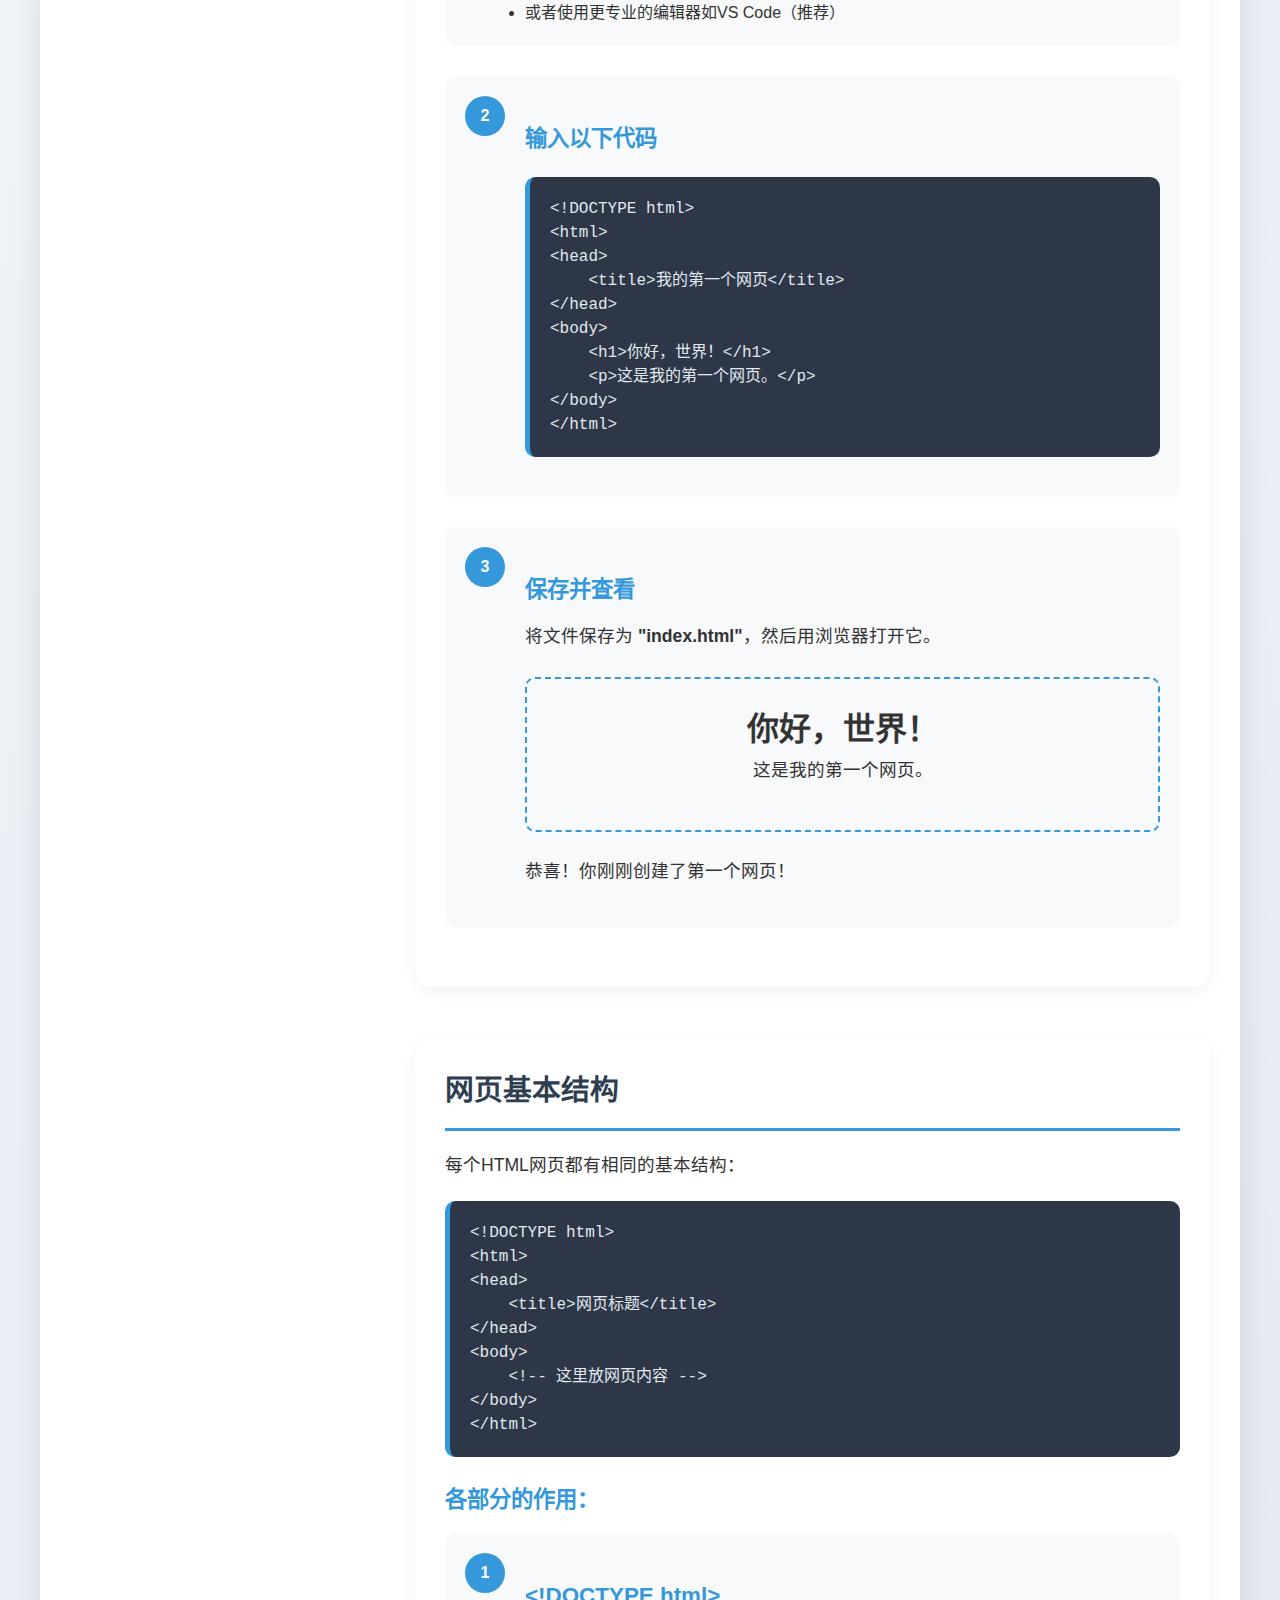
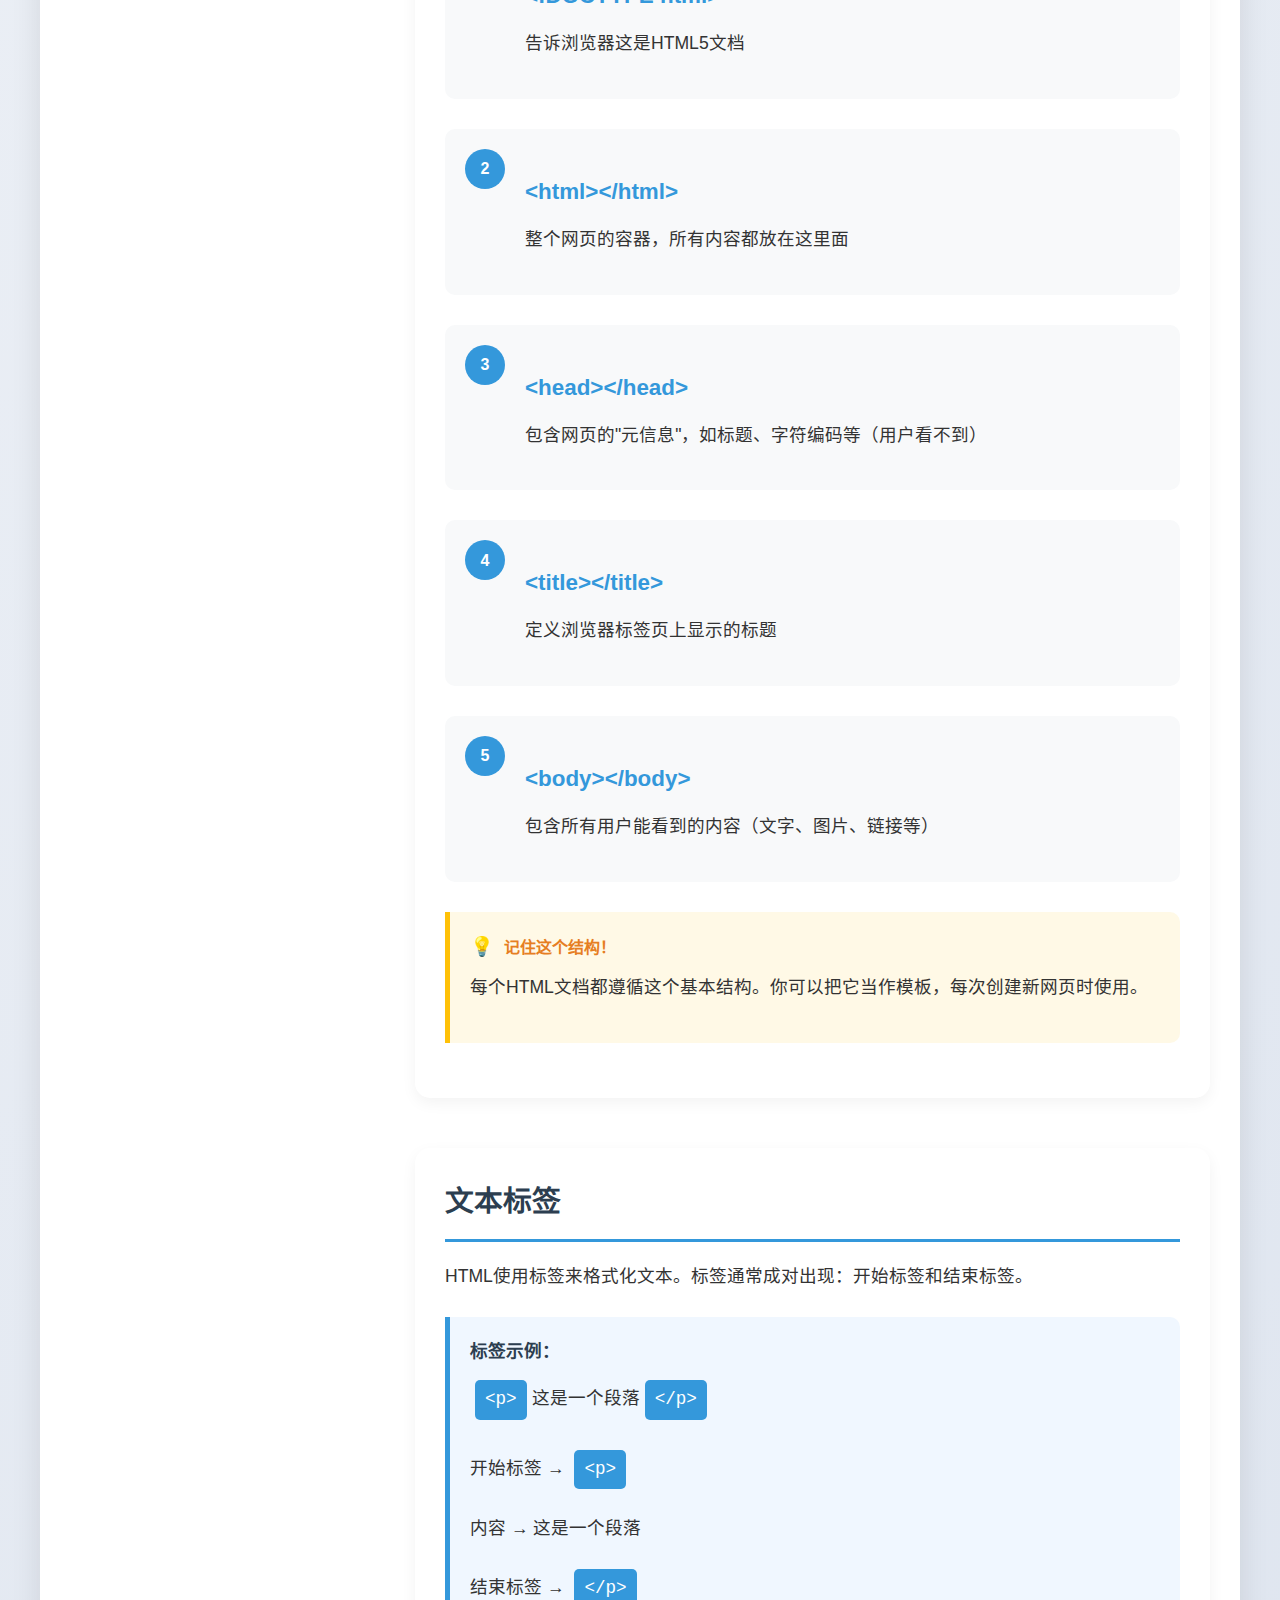
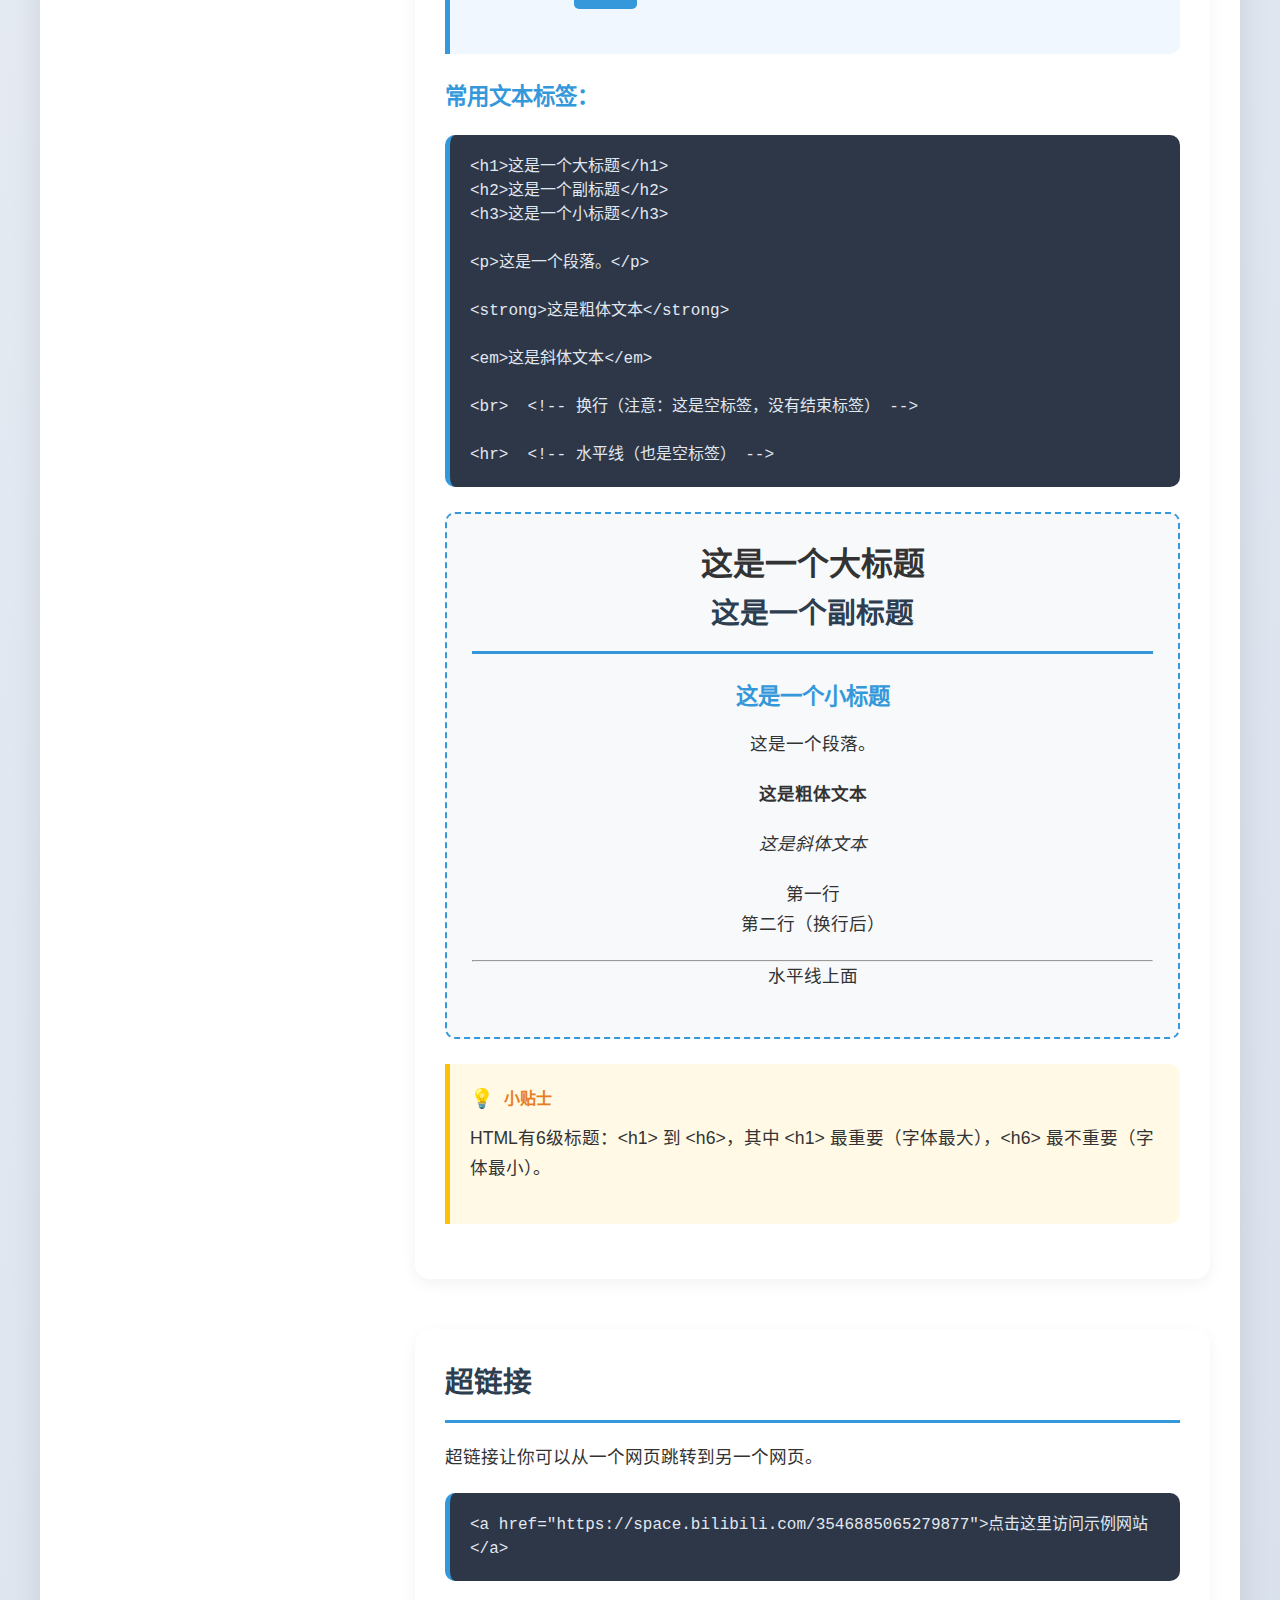
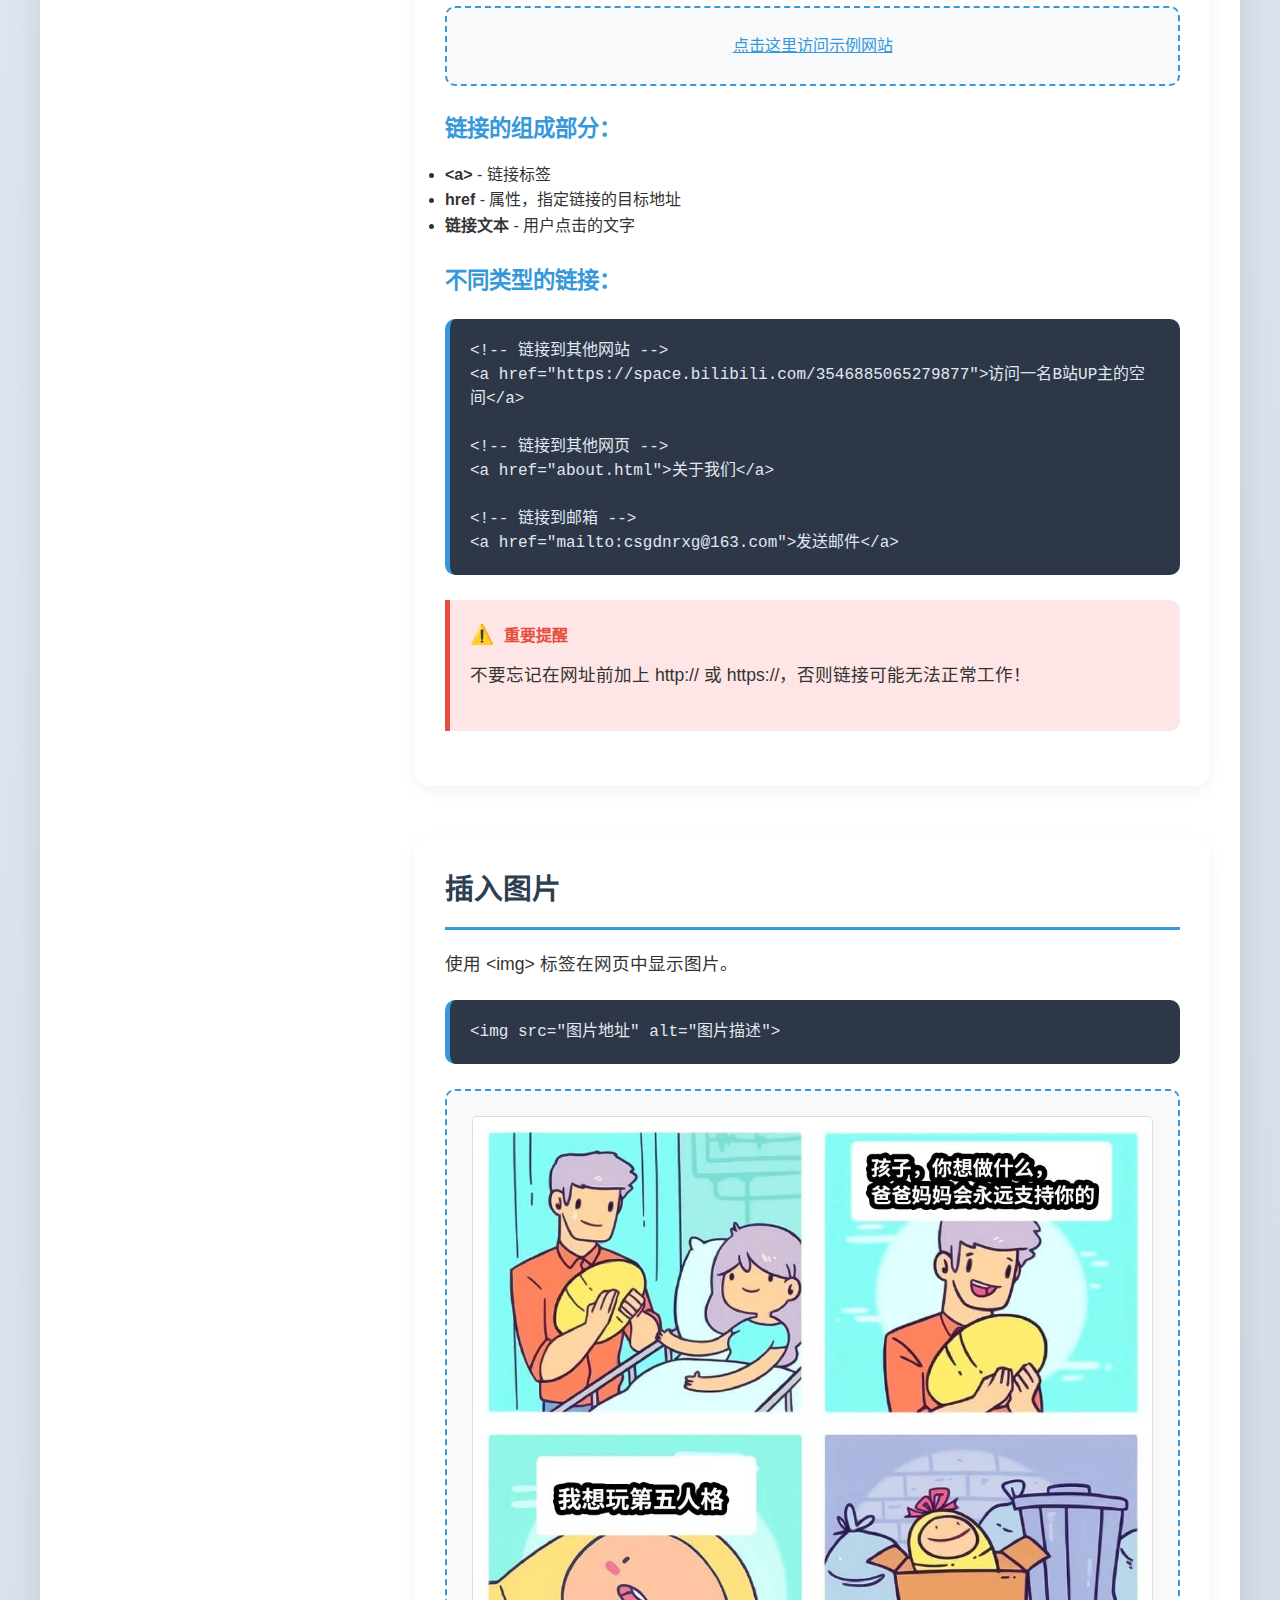
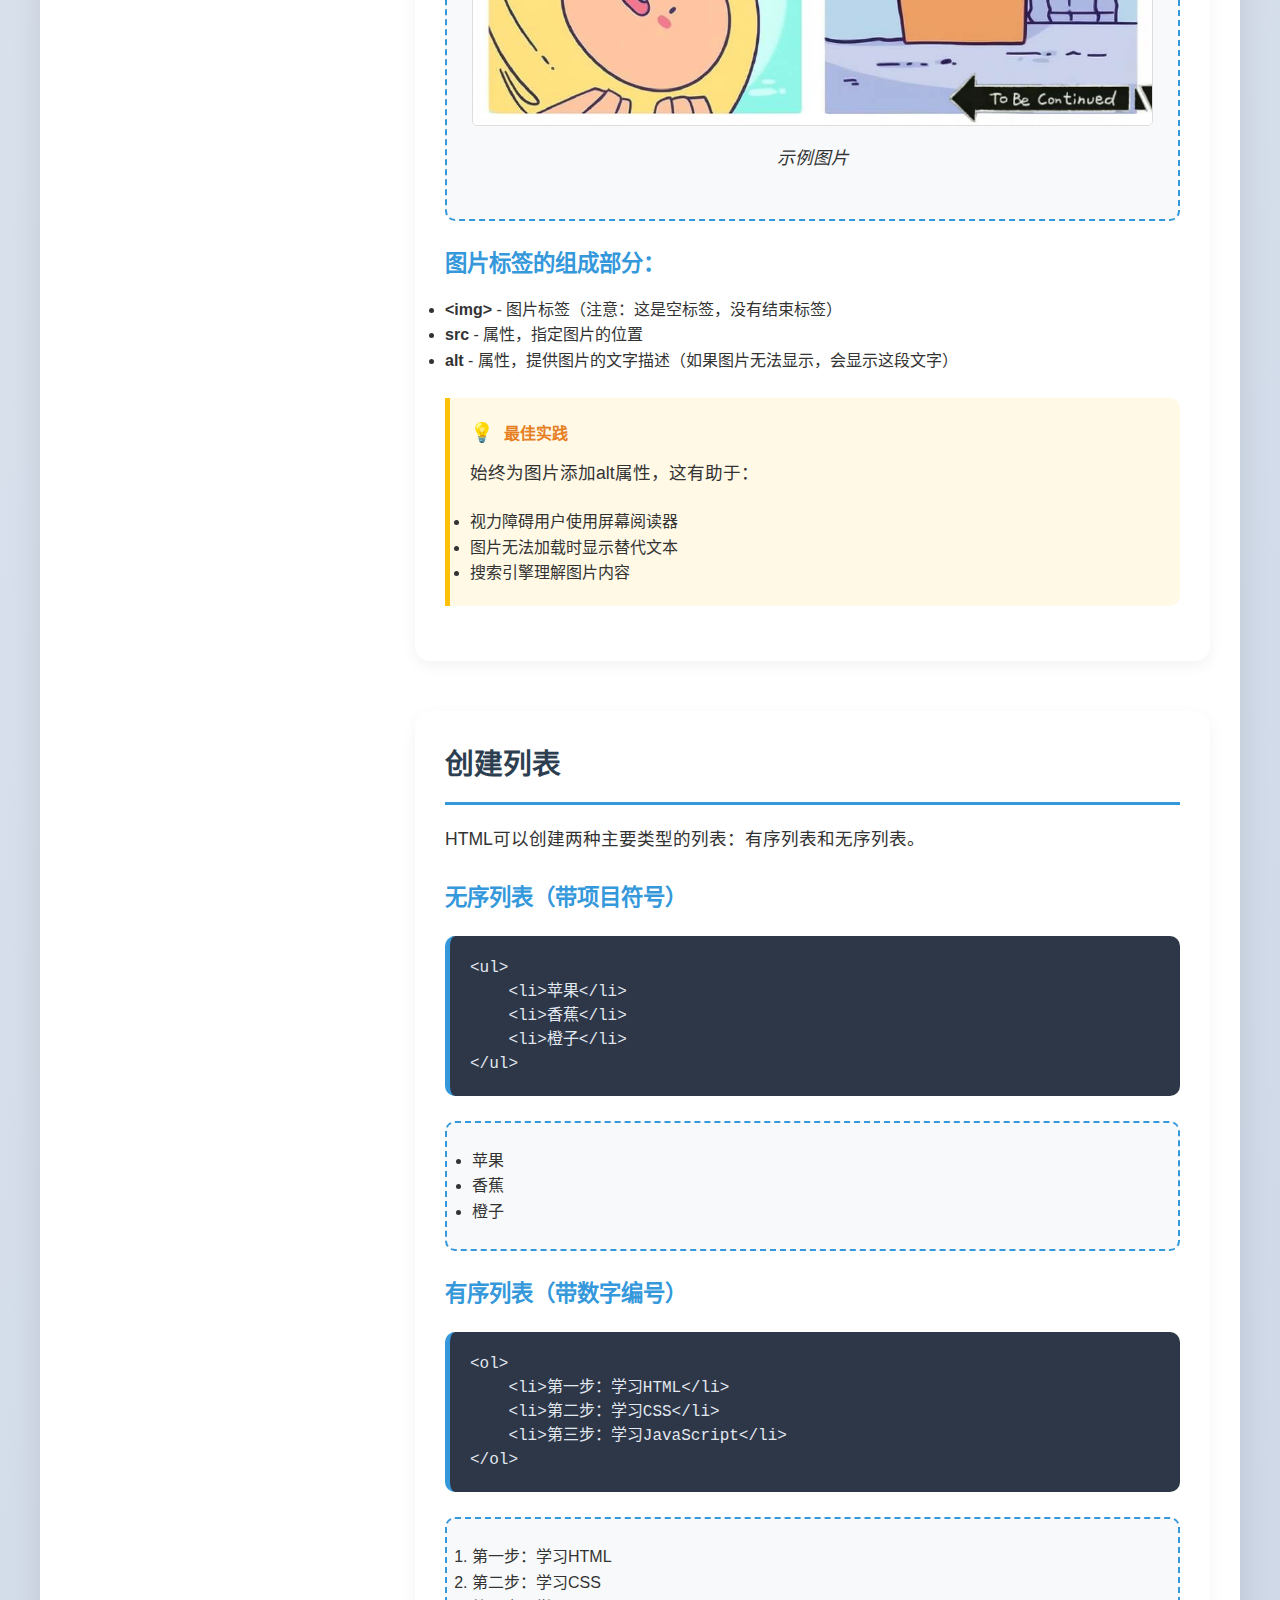
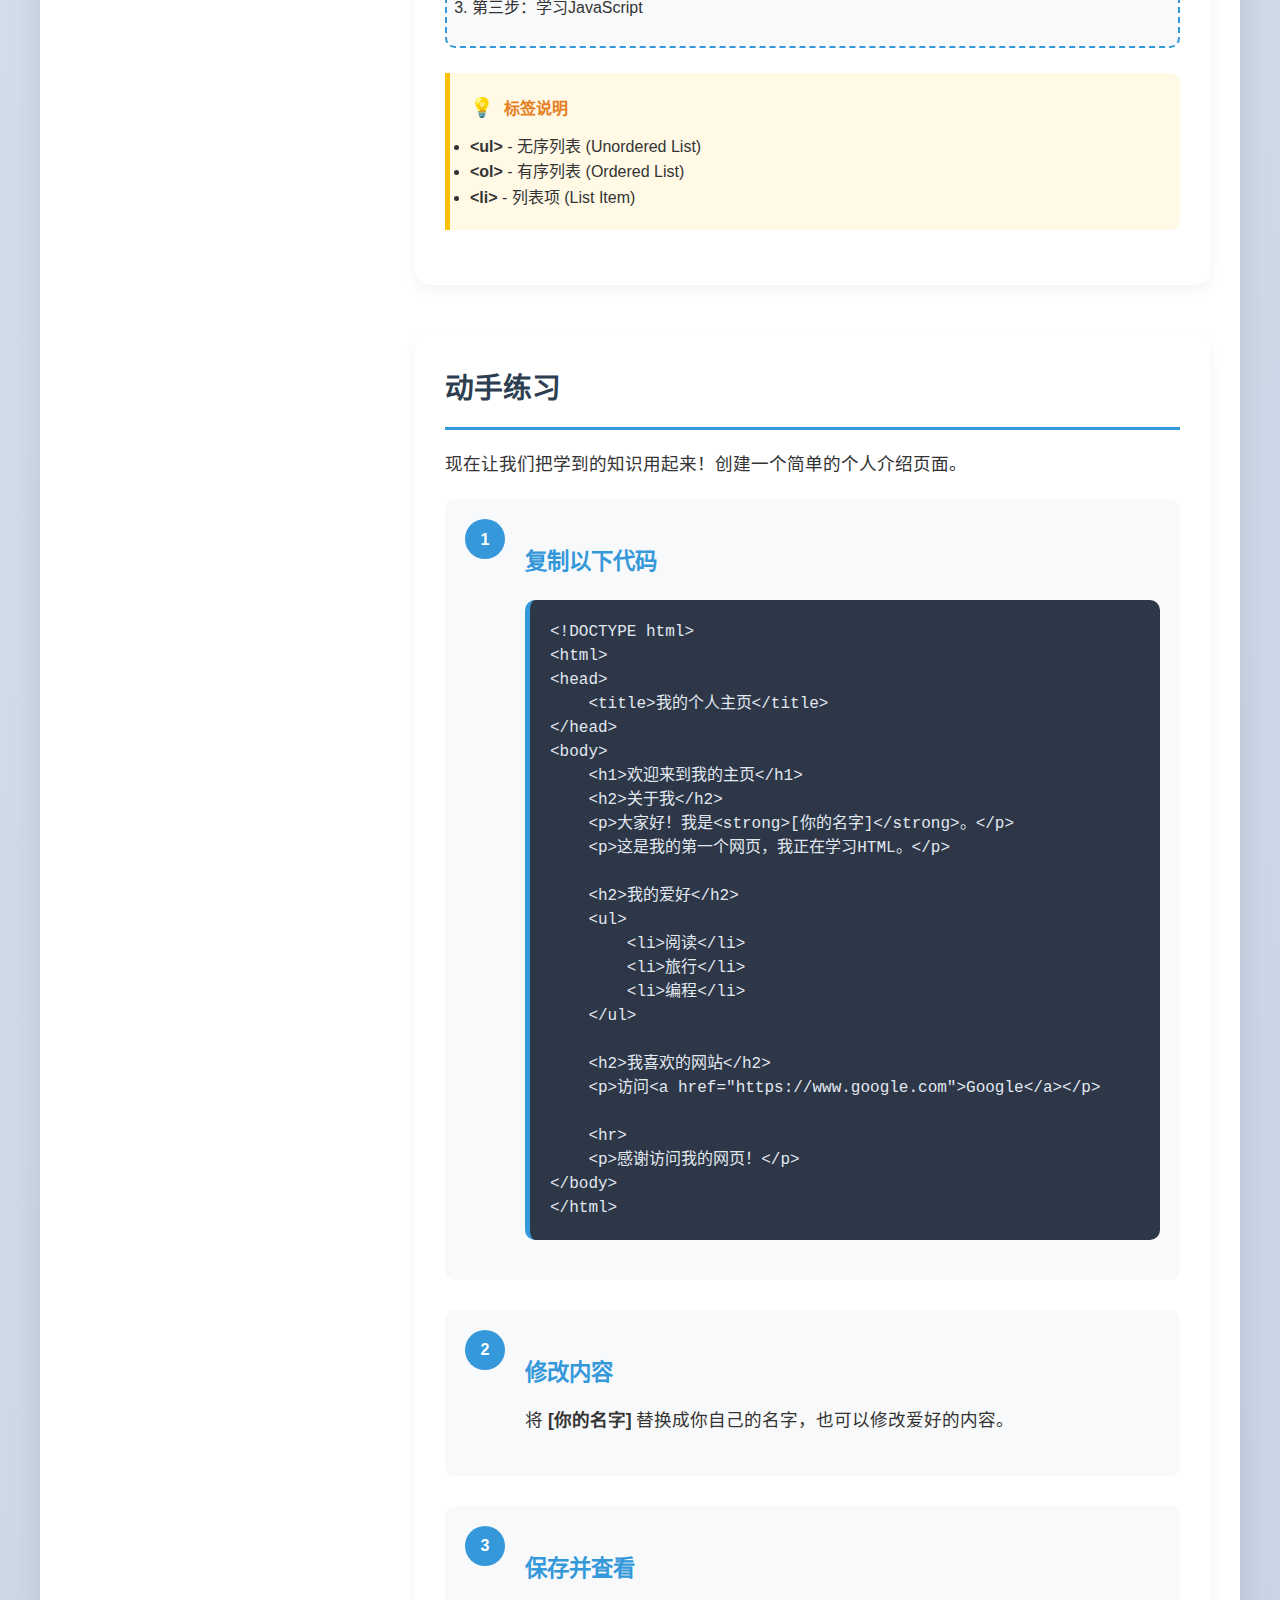
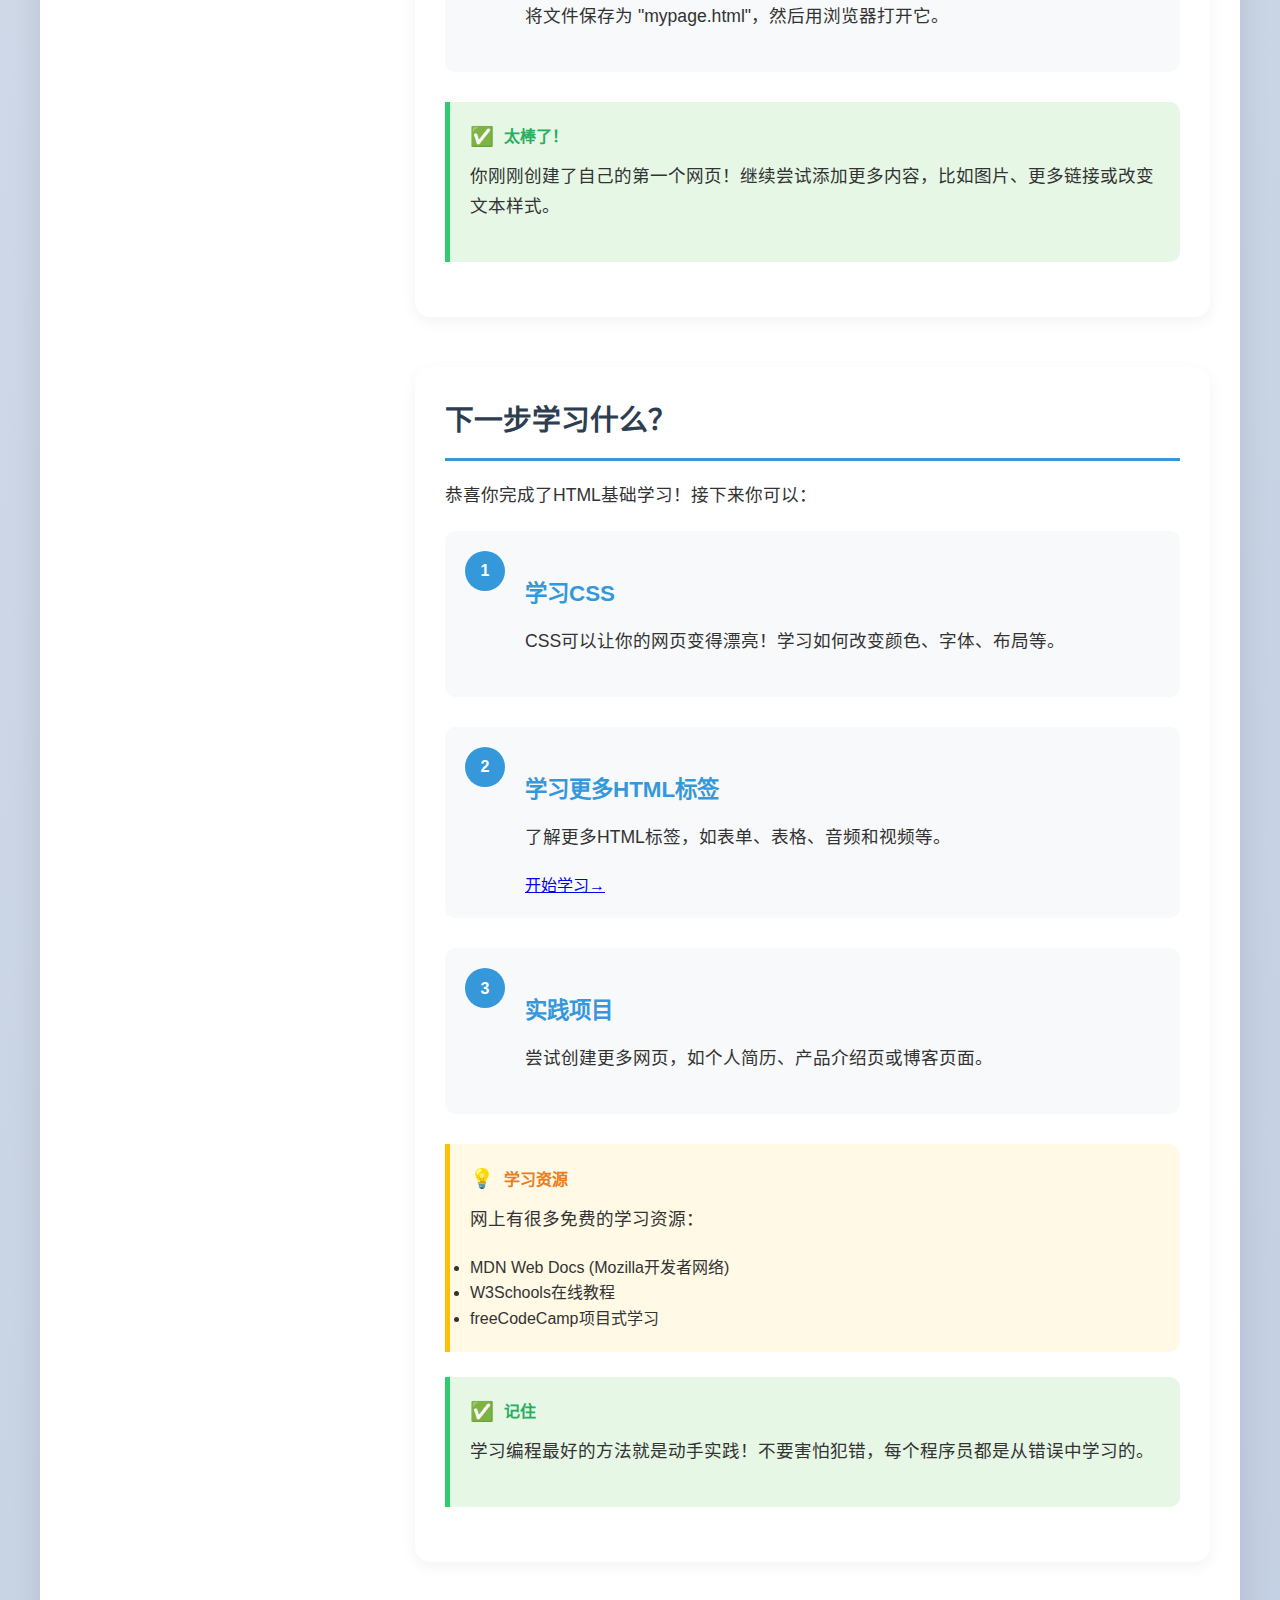
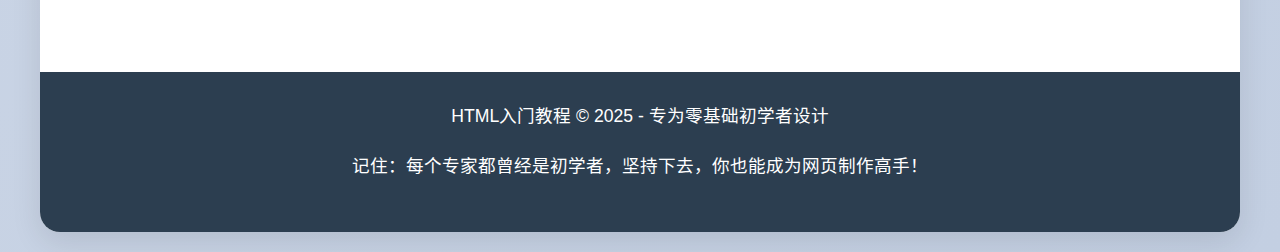
<file: posts/HTMLBasicsTutorial.html>
<!DOCTYPE html>
<html lang="zh-CN">
<head>
    <meta charset="UTF-8">
    <meta name="viewport" content="width=device-width, initial-scale=1.0">
    <title>HTML入门教程 - 零基础学习网页制作</title>
    <style>
        * {
            margin: 0;
            padding: 0;
            box-sizing: border-box;
            font-family: 'Arial Rounded MT Bold', 'Segoe UI', sans-serif;
        }
        
        body {
            background: linear-gradient(135deg, #f5f7fa 0%, #c3cfe2 100%);
            color: #333;
            line-height: 1.6;
            padding: 20px;
            min-height: 100vh;
        }
        
        .container {
            max-width: 1200px;
            margin: 0 auto;
            background-color: white;
            border-radius: 20px;
            box-shadow: 0 10px 30px rgba(0, 0, 0, 0.1);
            overflow: hidden;
        }
        
        header {
            background: linear-gradient(135deg, #6a11cb 0%, #2575fc 100%);
            color: white;
            padding: 40px 30px;
            text-align: center;
            position: relative;
        }
        
        .header-content {
            max-width: 800px;
            margin: 0 auto;
        }
        
        header h1 {
            font-size: 2.8rem;
            margin-bottom: 15px;
            text-shadow: 2px 2px 4px rgba(0,0,0,0.2);
        }
        
        header p {
            font-size: 1.3rem;
            opacity: 0.9;
            margin-bottom: 20px;
        }
        
        .cta-button {
            display: inline-block;
            background-color: #ff7e5f;
            color: white;
            padding: 12px 25px;
            border-radius: 50px;
            text-decoration: none;
            font-weight: bold;
            font-size: 1.1rem;
            transition: all 0.3s ease;
            box-shadow: 0 4px 15px rgba(255, 126, 95, 0.4);
        }
        
        .cta-button:hover {
            background-color: #ff6b4a;
            transform: translateY(-3px);
            box-shadow: 0 6px 20px rgba(255, 126, 95, 0.6);
        }
        
        nav {
            background-color: #2c3e50;
            padding: 15px 0;
            position: sticky;
            top: 0;
            z-index: 100;
        }
        
        nav ul {
            display: flex;
            justify-content: center;
            list-style: none;
            flex-wrap: wrap;
        }
        
        nav li {
            margin: 0 10px;
        }
        
        nav a {
            color: white;
            text-decoration: none;
            font-weight: 500;
            padding: 10px 20px;
            border-radius: 30px;
            transition: all 0.3s;
            display: block;
        }
        
        nav a:hover {
            background-color: #3498db;
        }
        
        .content {
            display: flex;
            padding: 30px;
        }
        
        .sidebar {
            flex: 1;
            background-color: #f8f9fa;
            border-radius: 15px;
            padding: 25px;
            margin-right: 30px;
            position: sticky;
            top: 100px;
            height: fit-content;
            max-height: 80vh;
            overflow-y: auto;
            box-shadow: 0 5px 15px rgba(0,0,0,0.05);
        }
        
        .sidebar h3 {
            color: #2c3e50;
            margin-bottom: 20px;
            padding-bottom: 10px;
            border-bottom: 3px solid #3498db;
            font-size: 1.4rem;
        }
        
        .sidebar ul {
            list-style: none;
        }
        
        .sidebar li {
            margin-bottom: 12px;
            position: relative;
            padding-left: 20px;
        }
        
        .sidebar li:before {
            content: "•";
            color: #3498db;
            font-size: 1.5rem;
            position: absolute;
            left: 0;
            top: -5px;
        }
        
        .sidebar a {
            color: #3498db;
            text-decoration: none;
            display: block;
            padding: 10px 15px;
            border-radius: 8px;
            transition: all 0.3s;
            font-size: 1.05rem;
        }
        
        .sidebar a:hover {
            background-color: #e1f0fa;
            transform: translateX(5px);
        }
        
        .main-content {
            flex: 3;
        }
        
        section {
            margin-bottom: 50px;
            padding: 30px;
            border-radius: 15px;
            background-color: white;
            box-shadow: 0 5px 15px rgba(0,0,0,0.05);
            transition: transform 0.3s;
        }
        
        section:hover {
            transform: translateY(-5px);
        }
        
        h2 {
            color: #2c3e50;
            margin-bottom: 20px;
            padding-bottom: 15px;
            border-bottom: 3px solid #3498db;
            font-size: 1.8rem;
        }
        
        h3 {
            color: #3498db;
            margin: 25px 0 15px;
            font-size: 1.4rem;
        }
        
        p {
            margin-bottom: 20px;
            font-size: 1.1rem;
            line-height: 1.7;
        }
        
        .code-block {
            background-color: #2d3748;
            color: #e2e8f0;
            padding: 20px;
            border-radius: 10px;
            margin: 20px 0;
            overflow-x: auto;
            font-family: 'Courier New', monospace;
            white-space: pre-wrap;
            line-height: 1.5;
            font-size: 1rem;
            border-left: 5px solid #3498db;
        }
        
        .example {
            background-color: #f0f7ff;
            border-left: 5px solid #3498db;
            padding: 20px;
            margin: 25px 0;
            border-radius: 0 10px 10px 0;
        }
        
        .example-title {
            font-weight: bold;
            color: #2c3e50;
            margin-bottom: 10px;
            font-size: 1.1rem;
        }
        
        .note {
            background-color: #fff9e6;
            border-left: 5px solid #ffc107;
            padding: 20px;
            margin: 25px 0;
            border-radius: 0 10px 10px 0;
        }
        
        .note-title {
            font-weight: bold;
            color: #e67e22;
            margin-bottom: 10px;
            display: flex;
            align-items: center;
        }
        
        .note-title:before {
            content: "💡";
            margin-right: 10px;
            font-size: 1.2rem;
        }
        
        .warning {
            background-color: #ffe6e6;
            border-left: 5px solid #e74c3c;
            padding: 20px;
            margin: 25px 0;
            border-radius: 0 10px 10px 0;
        }
        
        .warning-title {
            font-weight: bold;
            color: #e74c3c;
            margin-bottom: 10px;
            display: flex;
            align-items: center;
        }
        
        .warning-title:before {
            content: "⚠️";
            margin-right: 10px;
            font-size: 1.2rem;
        }
        
        .success {
            background-color: #e6f7e6;
            border-left: 5px solid #2ecc71;
            padding: 20px;
            margin: 25px 0;
            border-radius: 0 10px 10px 0;
        }
        
        .success-title {
            font-weight: bold;
            color: #27ae60;
            margin-bottom: 10px;
            display: flex;
            align-items: center;
        }
        
        .success-title:before {
            content: "✅";
            margin-right: 10px;
            font-size: 1.2rem;
        }
        
        .visual-example {
            background-color: #f8f9fa;
            border: 2px dashed #3498db;
            padding: 25px;
            margin: 25px 0;
            border-radius: 10px;
            text-align: center;
        }
        
        footer {
            background-color: #2c3e50;
            color: white;
            text-align: center;
            padding: 30px;
            margin-top: 30px;
        }
        
        .step {
            display: flex;
            align-items: flex-start;
            margin-bottom: 30px;
            background: #f8f9fa;
            padding: 20px;
            border-radius: 10px;
        }
        
        .step-number {
            background: #3498db;
            color: white;
            width: 40px;
            height: 40px;
            border-radius: 50%;
            display: flex;
            align-items: center;
            justify-content: center;
            font-weight: bold;
            margin-right: 20px;
            flex-shrink: 0;
        }
        
        .step-content {
            flex: 1;
        }
        
        .tag-demo {
            display: inline-block;
            background: #3498db;
            color: white;
            padding: 5px 10px;
            border-radius: 5px;
            margin: 5px;
            font-family: 'Courier New', monospace;
        }
        
        @media (max-width: 768px) {
            .content {
                flex-direction: column;
            }
            
            .sidebar {
                margin-right: 0;
                margin-bottom: 30px;
                position: static;
            }
            
            header h1 {
                font-size: 2.2rem;
            }
        }
    </style>
</head>
<body>
    <div class="container">
        <header>
            <div class="header-content">
                <h1>HTML入门教程</h1>
                <p>专为零基础初学者设计 - 轻松学会制作网页</p>
                <a href="#start" class="cta-button">开始学习 →</a>
            </div>
        </header>
        
        <nav>
            <ul>
                <li><a href="#what-is-html">什么是HTML</a></li>
                <li><a href="#first-page">第一个网页</a></li>
                <li><a href="#basic-tags">基础标签</a></li>
                <li><a href="#links-images">链接与图片</a></li>
                <li><a href="#lists">列表</a></li>
                <li><a href="#practice">动手练习</a></li>
            </ul>
        </nav>
        
        <div class="content">
            <aside class="sidebar">
                <h3>学习路线</h3>
                <ul>
                    <li><a href="#what-is-html">什么是HTML？</a></li>
                    <li><a href="#first-page">创建第一个网页</a></li>
                    <li><a href="#basic-structure">网页基本结构</a></li>
                    <li><a href="#text-tags">文本标签</a></li>
                    <li><a href="#links">超链接</a></li>
                    <li><a href="#images">插入图片</a></li>
                    <li><a href="#lists">创建列表</a></li>
                    <li><a href="#practice">动手练习</a></li>
                    <li><a href="#next-steps">下一步学习</a></li>
                </ul>
            </aside>
            
            <main class="main-content">
                <section id="what-is-html">
                    <h2>什么是HTML？</h2>
                    <p>HTML是网页的"骨架"，它告诉浏览器如何显示网页内容。</p>
                    
                    <div class="note">
                        <div class="note-title">简单理解</div>
                        <p>把网页想象成一座房子：</p>
                        <ul>
                            <li><strong>HTML</strong> = 房子的骨架和结构（墙、门、窗）</li>
                            <li><strong>CSS</strong> = 房子的装修和外观（颜色、样式）</li>
                            <li><strong>JavaScript</strong> = 房子的功能（电灯、开关）</li>
                        </ul>
                    </div>
                    
                    <h3>HTML是什么意思？</h3>
                    <p>HTML是<strong>超文本标记语言</strong>的缩写：</p>
                    <ul>
                        <li><strong>超文本</strong>：可以包含链接到其他页面的文本</li>
                        <li><strong>标记</strong>：使用标签来标记内容</li>
                        <li><strong>语言</strong>：计算机能理解的语言</li>
                    </ul>
                    
                    <div class="success">
                        <div class="success-title">好消息！</div>
                        <p>HTML非常容易学习！你不需要任何编程经验，只需要会打字就能开始。</p>
                    </div>
                </section>
                
                <section id="first-page">
                    <h2>创建第一个网页</h2>
                    <p>让我们创建一个简单的网页，只需要3步：</p>
                    
                    <div class="step">
                        <div class="step-number">1</div>
                        <div class="step-content">
                            <h3>打开文本编辑器</h3>
                            <p>在你的电脑上打开任何一个文本编辑器：</p>
                            <ul>
                                <li>Windows: 记事本 (Notepad)</li>
                                <li>Mac: 文本编辑 (TextEdit)</li>
                                <li>或者使用更专业的编辑器如VS Code（推荐）</li>
                            </ul>
                        </div>
                    </div>
                    
                    <div class="step">
                        <div class="step-number">2</div>
                        <div class="step-content">
                            <h3>输入以下代码</h3>
                            <div class="code-block">&lt;!DOCTYPE html&gt;
&lt;html&gt;
&lt;head&gt;
    &lt;title&gt;我的第一个网页&lt;/title&gt;
&lt;/head&gt;
&lt;body&gt;
    &lt;h1&gt;你好，世界！&lt;/h1&gt;
    &lt;p&gt;这是我的第一个网页。&lt;/p&gt;
&lt;/body&gt;
&lt;/html&gt;</div>
                        </div>
                    </div>
                    
                    <div class="step">
                        <div class="step-number">3</div>
                        <div class="step-content">
                            <h3>保存并查看</h3>
                            <p>将文件保存为 <strong>"index.html"</strong>，然后用浏览器打开它。</p>
                            <div class="visual-example">
                                <h1>你好，世界！</h1>
                                <p>这是我的第一个网页。</p>
                            </div>
                            <p>恭喜！你刚刚创建了第一个网页！</p>
                        </div>
                    </div>
                </section>
                
                <section id="basic-structure">
                    <h2>网页基本结构</h2>
                    <p>每个HTML网页都有相同的基本结构：</p>
                    
                    <div class="code-block">&lt;!DOCTYPE html&gt;
&lt;html&gt;
&lt;head&gt;
    &lt;title&gt;网页标题&lt;/title&gt;
&lt;/head&gt;
&lt;body&gt;
    &lt;!-- 这里放网页内容 --&gt;
&lt;/body&gt;
&lt;/html&gt;</div>
                    
                    <h3>各部分的作用：</h3>
                    
                    <div class="step">
                        <div class="step-number">1</div>
                        <div class="step-content">
                            <h3>&lt;!DOCTYPE html&gt;</h3>
                            <p>告诉浏览器这是HTML5文档</p>
                        </div>
                    </div>
                    
                    <div class="step">
                        <div class="step-number">2</div>
                        <div class="step-content">
                            <h3>&lt;html&gt;&lt;/html&gt;</h3>
                            <p>整个网页的容器，所有内容都放在这里面</p>
                        </div>
                    </div>
                    
                    <div class="step">
                        <div class="step-number">3</div>
                        <div class="step-content">
                            <h3>&lt;head&gt;&lt;/head&gt;</h3>
                            <p>包含网页的"元信息"，如标题、字符编码等（用户看不到）</p>
                        </div>
                    </div>
                    
                    <div class="step">
                        <div class="step-number">4</div>
                        <div class="step-content">
                            <h3>&lt;title&gt;&lt;/title&gt;</h3>
                            <p>定义浏览器标签页上显示的标题</p>
                        </div>
                    </div>
                    
                    <div class="step">
                        <div class="step-number">5</div>
                        <div class="step-content">
                            <h3>&lt;body&gt;&lt;/body&gt;</h3>
                            <p>包含所有用户能看到的内容（文字、图片、链接等）</p>
                        </div>
                    </div>
                    
                    <div class="note">
                        <div class="note-title">记住这个结构！</div>
                        <p>每个HTML文档都遵循这个基本结构。你可以把它当作模板，每次创建新网页时使用。</p>
                    </div>
                </section>
                
                <section id="text-tags">
                    <h2>文本标签</h2>
                    <p>HTML使用标签来格式化文本。标签通常成对出现：开始标签和结束标签。</p>
                    
                    <div class="example">
                        <div class="example-title">标签示例：</div>
                        <p><span class="tag-demo">&lt;p&gt;</span>这是一个段落<span class="tag-demo">&lt;/p&gt;</span></p>
                        <p>开始标签 → <span class="tag-demo">&lt;p&gt;</span></p>
                        <p>内容 → 这是一个段落</p>
                        <p>结束标签 → <span class="tag-demo">&lt;/p&gt;</span></p>
                    </div>
                    
                    <h3>常用文本标签：</h3>
                    
                    <div class="code-block">&lt;h1&gt;这是一个大标题&lt;/h1&gt;
&lt;h2&gt;这是一个副标题&lt;/h2&gt;
&lt;h3&gt;这是一个小标题&lt;/h3&gt;

&lt;p&gt;这是一个段落。&lt;/p&gt;

&lt;strong&gt;这是粗体文本&lt;/strong&gt;

&lt;em&gt;这是斜体文本&lt;/em&gt;

&lt;br&gt;  &lt;!-- 换行（注意：这是空标签，没有结束标签） --&gt;

&lt;hr&gt;  &lt;!-- 水平线（也是空标签） --&gt;</div>
                    
                    <div class="visual-example">
                        <h1>这是一个大标题</h1>
                        <h2>这是一个副标题</h2>
                        <h3>这是一个小标题</h3>
                        <p>这是一个段落。</p>
                        <p><strong>这是粗体文本</strong></p>
                        <p><em>这是斜体文本</em></p>
                        <p>第一行<br>第二行（换行后）</p>
                        <hr>
                        <p>水平线上面</p>
                    </div>
                    
                    <div class="note">
                        <div class="note-title">小贴士</div>
                        <p>HTML有6级标题：&lt;h1&gt; 到 &lt;h6&gt;，其中 &lt;h1&gt; 最重要（字体最大），&lt;h6&gt; 最不重要（字体最小）。</p>
                    </div>
                </section>
                
                <section id="links">
                    <h2>超链接</h2>
                    <p>超链接让你可以从一个网页跳转到另一个网页。</p>
                    
                    <div class="code-block">&lt;a href="https://space.bilibili.com/3546885065279877"&gt;点击这里访问示例网站&lt;/a&gt;</div>
                    
                    <div class="visual-example">
                        <a href="https://space.bilibili.com/3546885065279877" style="color: #3498db; text-decoration: underline;">点击这里访问示例网站</a>
                    </div>
                    
                    <h3>链接的组成部分：</h3>
                    <ul>
                        <li><strong>&lt;a&gt;</strong> - 链接标签</li>
                        <li><strong>href</strong> - 属性，指定链接的目标地址</li>
                        <li><strong>链接文本</strong> - 用户点击的文字</li>
                    </ul>
                    
                    <h3>不同类型的链接：</h3>
                    
                    <div class="code-block">&lt;!-- 链接到其他网站 --&gt;
&lt;a href="https://space.bilibili.com/3546885065279877"&gt;访问一名B站UP主的空间&lt;/a&gt;

&lt;!-- 链接到其他网页 --&gt;
&lt;a href="about.html"&gt;关于我们&lt;/a&gt;

&lt;!-- 链接到邮箱 --&gt;
&lt;a href="mailto:csgdnrxg@163.com"&gt;发送邮件&lt;/a&gt;</div>
                    
                    <div class="warning">
                        <div class="warning-title">重要提醒</div>
                        <p>不要忘记在网址前加上 http:// 或 https://，否则链接可能无法正常工作！</p>
                    </div>
                </section>
                
                <section id="images">
                    <h2>插入图片</h2>
                    <p>使用 &lt;img&gt; 标签在网页中显示图片。</p>
                    
                    <div class="code-block">&lt;img src="图片地址" alt="图片描述"&gt;</div>
                    
                    <div class="visual-example">
                        <img src="../assets/image/example.jpg" alt="示例图片" style="max-width: 100%; border: 1px solid #ddd; border-radius: 5px;">
                        <p style="margin-top: 10px; font-style: italic;">示例图片</p>
                    </div>
                    
                    <h3>图片标签的组成部分：</h3>
                    <ul>
                        <li><strong>&lt;img&gt;</strong> - 图片标签（注意：这是空标签，没有结束标签）</li>
                        <li><strong>src</strong> - 属性，指定图片的位置</li>
                        <li><strong>alt</strong> - 属性，提供图片的文字描述（如果图片无法显示，会显示这段文字）</li>
                    </ul>
                    
                    <div class="note">
                        <div class="note-title">最佳实践</div>
                        <p>始终为图片添加alt属性，这有助于：</p>
                        <ul>
                            <li>视力障碍用户使用屏幕阅读器</li>
                            <li>图片无法加载时显示替代文本</li>
                            <li>搜索引擎理解图片内容</li>
                        </ul>
                    </div>
                </section>
                
                <section id="lists">
                    <h2>创建列表</h2>
                    <p>HTML可以创建两种主要类型的列表：有序列表和无序列表。</p>
                    
                    <h3>无序列表（带项目符号）</h3>
                    <div class="code-block">&lt;ul&gt;
    &lt;li&gt;苹果&lt;/li&gt;
    &lt;li&gt;香蕉&lt;/li&gt;
    &lt;li&gt;橙子&lt;/li&gt;
&lt;/ul&gt;</div>
                    
                    <div class="visual-example" style="text-align: left;">
                        <ul>
                            <li>苹果</li>
                            <li>香蕉</li>
                            <li>橙子</li>
                        </ul>
                    </div>
                    
                    <h3>有序列表（带数字编号）</h3>
                    <div class="code-block">&lt;ol&gt;
    &lt;li&gt;第一步：学习HTML&lt;/li&gt;
    &lt;li&gt;第二步：学习CSS&lt;/li&gt;
    &lt;li&gt;第三步：学习JavaScript&lt;/li&gt;
&lt;/ol&gt;</div>
                    
                    <div class="visual-example" style="text-align: left;">
                        <ol>
                            <li>第一步：学习HTML</li>
                            <li>第二步：学习CSS</li>
                            <li>第三步：学习JavaScript</li>
                        </ol>
                    </div>
                    
                    <div class="note">
                        <div class="note-title">标签说明</div>
                        <ul>
                            <li><strong>&lt;ul&gt;</strong> - 无序列表 (Unordered List)</li>
                            <li><strong>&lt;ol&gt;</strong> - 有序列表 (Ordered List)</li>
                            <li><strong>&lt;li&gt;</strong> - 列表项 (List Item)</li>
                        </ul>
                    </div>
                </section>
                
                <section id="practice">
                    <h2>动手练习</h2>
                    <p>现在让我们把学到的知识用起来！创建一个简单的个人介绍页面。</p>
                    
                    <div class="step">
                        <div class="step-number">1</div>
                        <div class="step-content">
                            <h3>复制以下代码</h3>
                            <div class="code-block">&lt;!DOCTYPE html&gt;
&lt;html&gt;
&lt;head&gt;
    &lt;title&gt;我的个人主页&lt;/title&gt;
&lt;/head&gt;
&lt;body&gt;
    &lt;h1&gt;欢迎来到我的主页&lt;/h1&gt;
    &lt;h2&gt;关于我&lt;/h2&gt;
    &lt;p&gt;大家好！我是&lt;strong&gt;[你的名字]&lt;/strong&gt;。&lt;/p&gt;
    &lt;p&gt;这是我的第一个网页，我正在学习HTML。&lt;/p&gt;
    
    &lt;h2&gt;我的爱好&lt;/h2&gt;
    &lt;ul&gt;
        &lt;li&gt;阅读&lt;/li&gt;
        &lt;li&gt;旅行&lt;/li&gt;
        &lt;li&gt;编程&lt;/li&gt;
    &lt;/ul&gt;
    
    &lt;h2&gt;我喜欢的网站&lt;/h2&gt;
    &lt;p&gt;访问&lt;a href="https://www.google.com"&gt;Google&lt;/a&gt;&lt;/p&gt;
    
    &lt;hr&gt;
    &lt;p&gt;感谢访问我的网页！&lt;/p&gt;
&lt;/body&gt;
&lt;/html&gt;</div>
                        </div>
                    </div>
                    
                    <div class="step">
                        <div class="step-number">2</div>
                        <div class="step-content">
                            <h3>修改内容</h3>
                            <p>将 <strong>[你的名字]</strong> 替换成你自己的名字，也可以修改爱好的内容。</p>
                        </div>
                    </div>
                    
                    <div class="step">
                        <div class="step-number">3</div>
                        <div class="step-content">
                            <h3>保存并查看</h3>
                            <p>将文件保存为 "mypage.html"，然后用浏览器打开它。</p>
                        </div>
                    </div>
                    
                    <div class="success">
                        <div class="success-title">太棒了！</div>
                        <p>你刚刚创建了自己的第一个网页！继续尝试添加更多内容，比如图片、更多链接或改变文本样式。</p>
                    </div>
                </section>
                
                <section id="next-steps">
                    <h2>下一步学习什么？</h2>
                    <p>恭喜你完成了HTML基础学习！接下来你可以：</p>
                    
                    <div class="step">
                        <div class="step-number">1</div>
                        <div class="step-content">
                            <h3>学习CSS</h3>
                            <p>CSS可以让你的网页变得漂亮！学习如何改变颜色、字体、布局等。</p>
                        </div>
                    </div>
                    
                    <div class="step">
                        <div class="step-number">2</div>
                        <div class="step-content">
                            <h3>学习更多HTML标签</h3>
                            <p>了解更多HTML标签，如表单、表格、音频和视频等。</p>
                            <a href = "HTMLAdvancedTutorial.html">开始学习→</a>
                        </div>
                    </div>
                    
                    <div class="step">
                        <div class="step-number">3</div>
                        <div class="step-content">
                            <h3>实践项目</h3>
                            <p>尝试创建更多网页，如个人简历、产品介绍页或博客页面。</p>
                        </div>
                    </div>
                    
                    <div class="note">
                        <div class="note-title">学习资源</div>
                        <p>网上有很多免费的学习资源：</p>
                        <ul>
                            <li>MDN Web Docs (Mozilla开发者网络)</li>
                            <li>W3Schools在线教程</li>
                            <li>freeCodeCamp项目式学习</li>
                        </ul>
                    </div>
                    
                    <div class="success">
                        <div class="success-title">记住</div>
                        <p>学习编程最好的方法就是动手实践！不要害怕犯错，每个程序员都是从错误中学习的。</p>
                    </div>
                </section>
            </main>
        </div>
        
        <footer>
            <p>HTML入门教程 &copy; 2025 - 专为零基础初学者设计</p>
            <p>记住：每个专家都曾经是初学者，坚持下去，你也能成为网页制作高手！</p>
        </footer>
    </div>
</body>
</html>
</file>
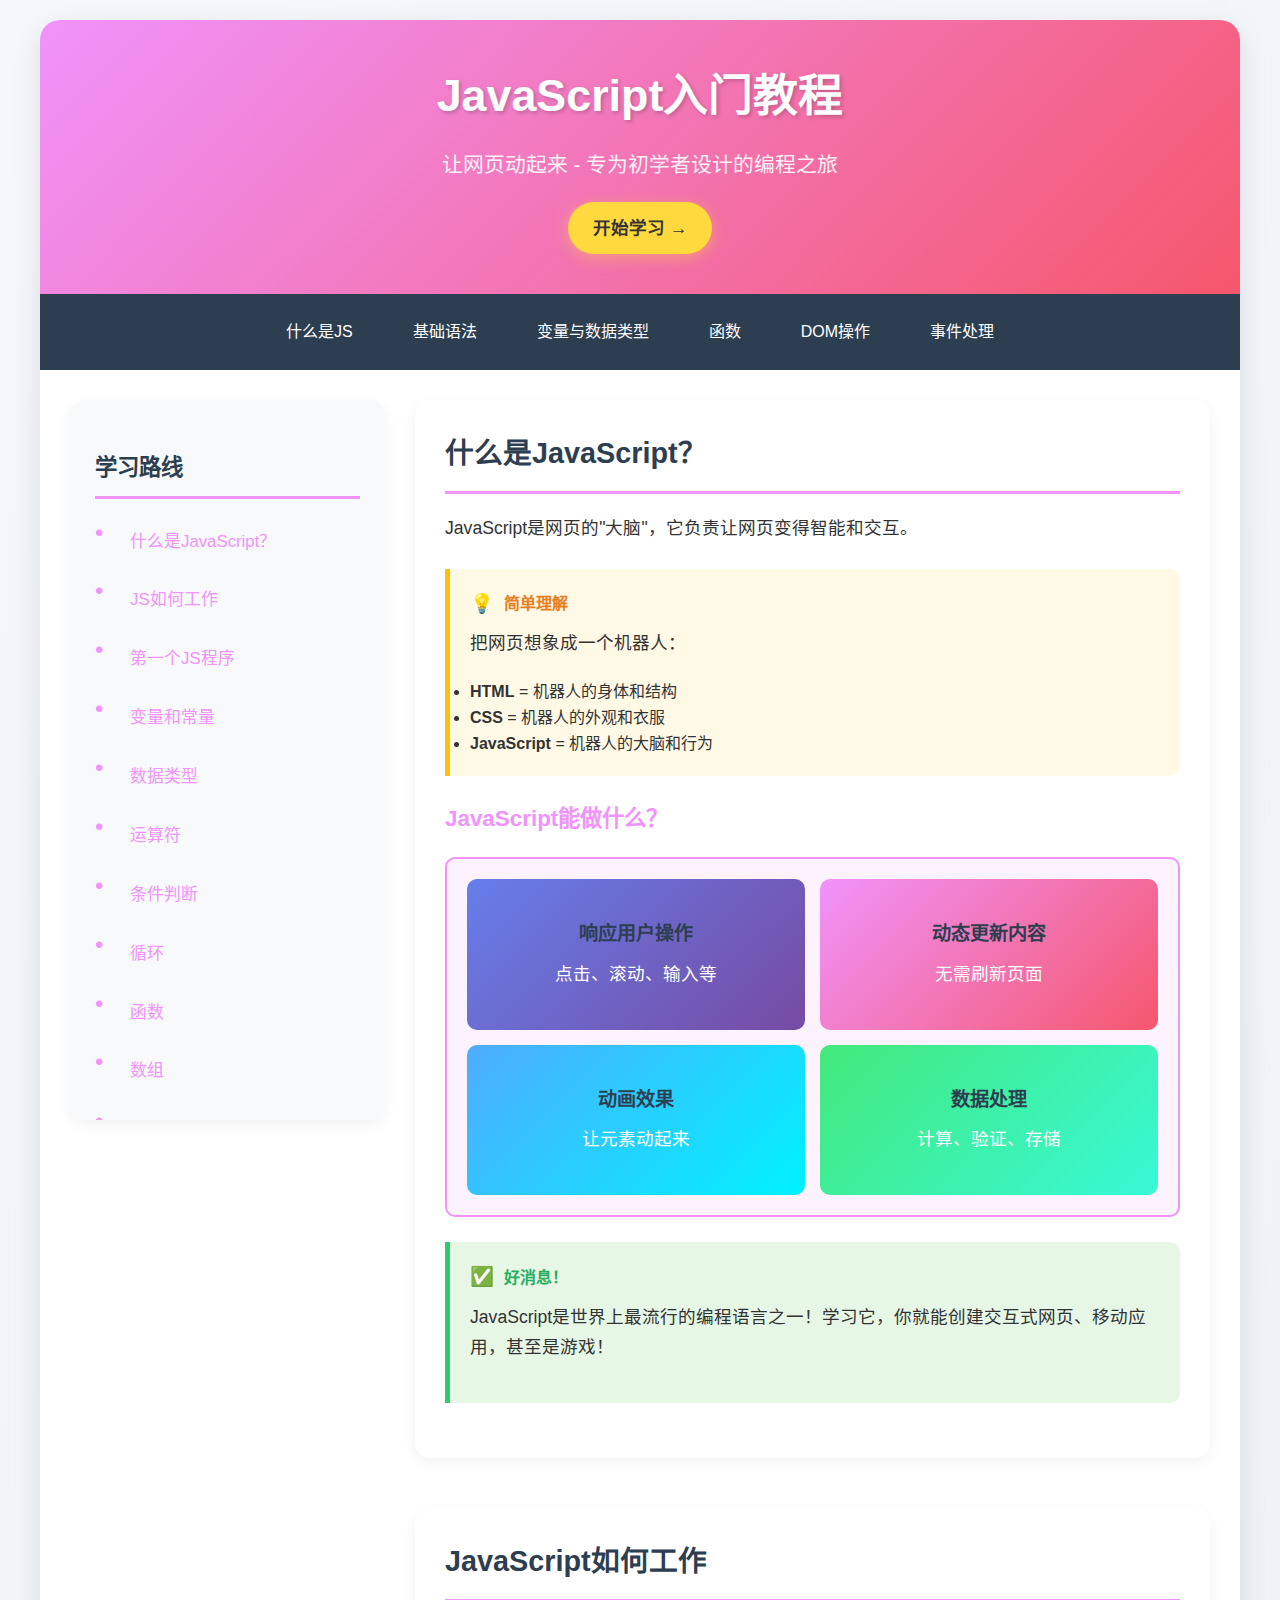
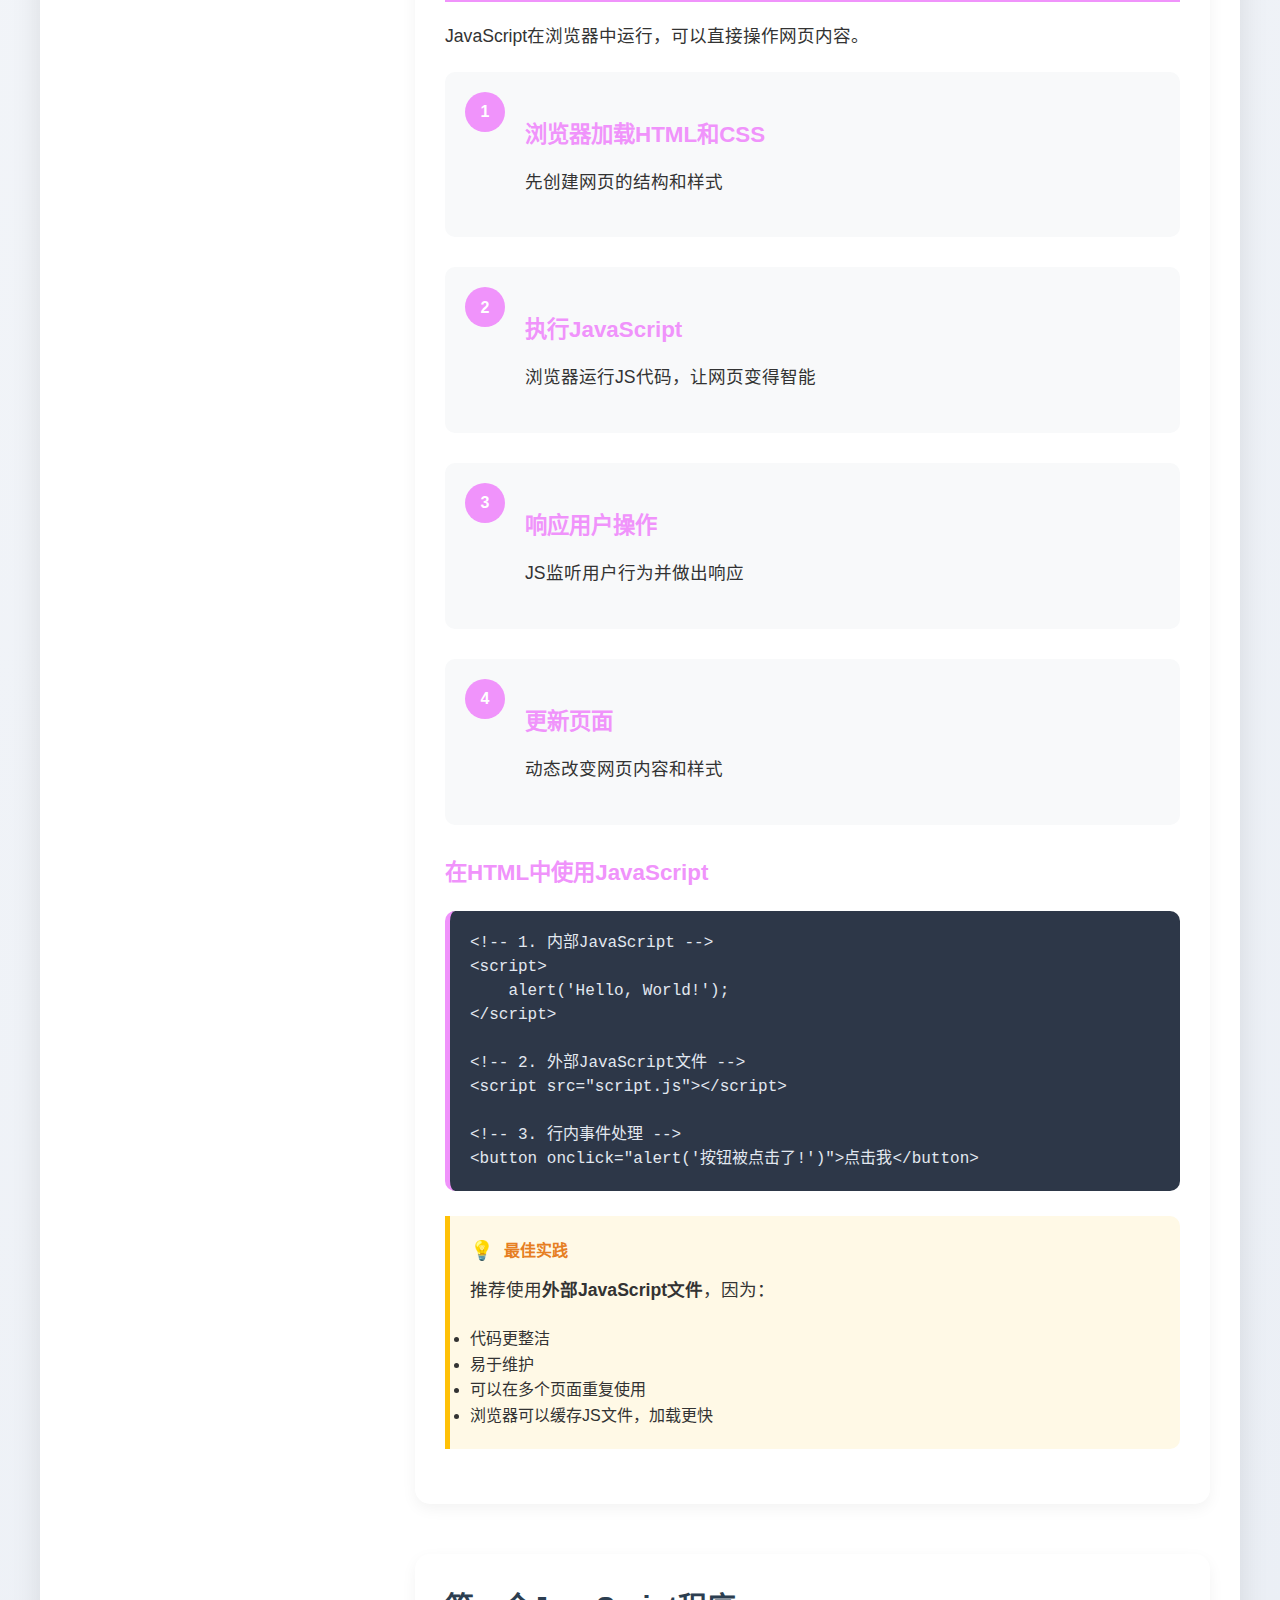
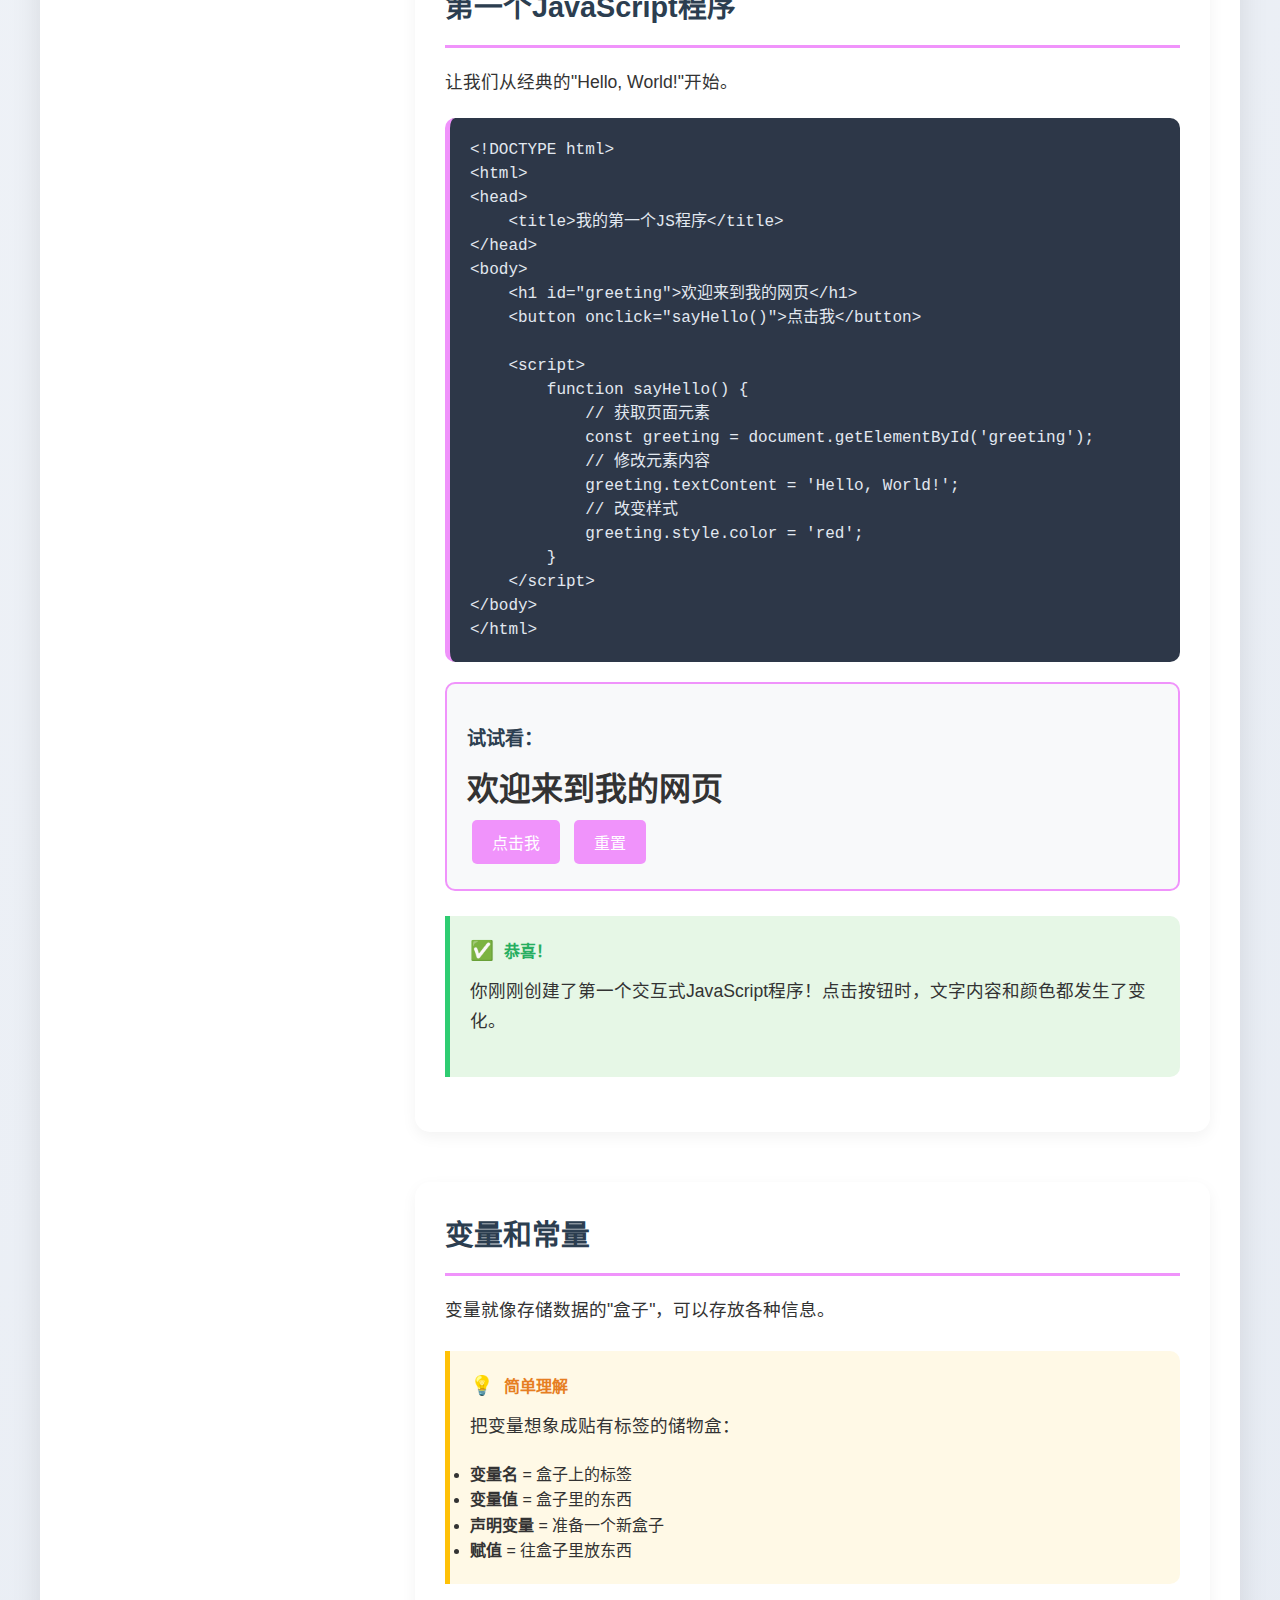
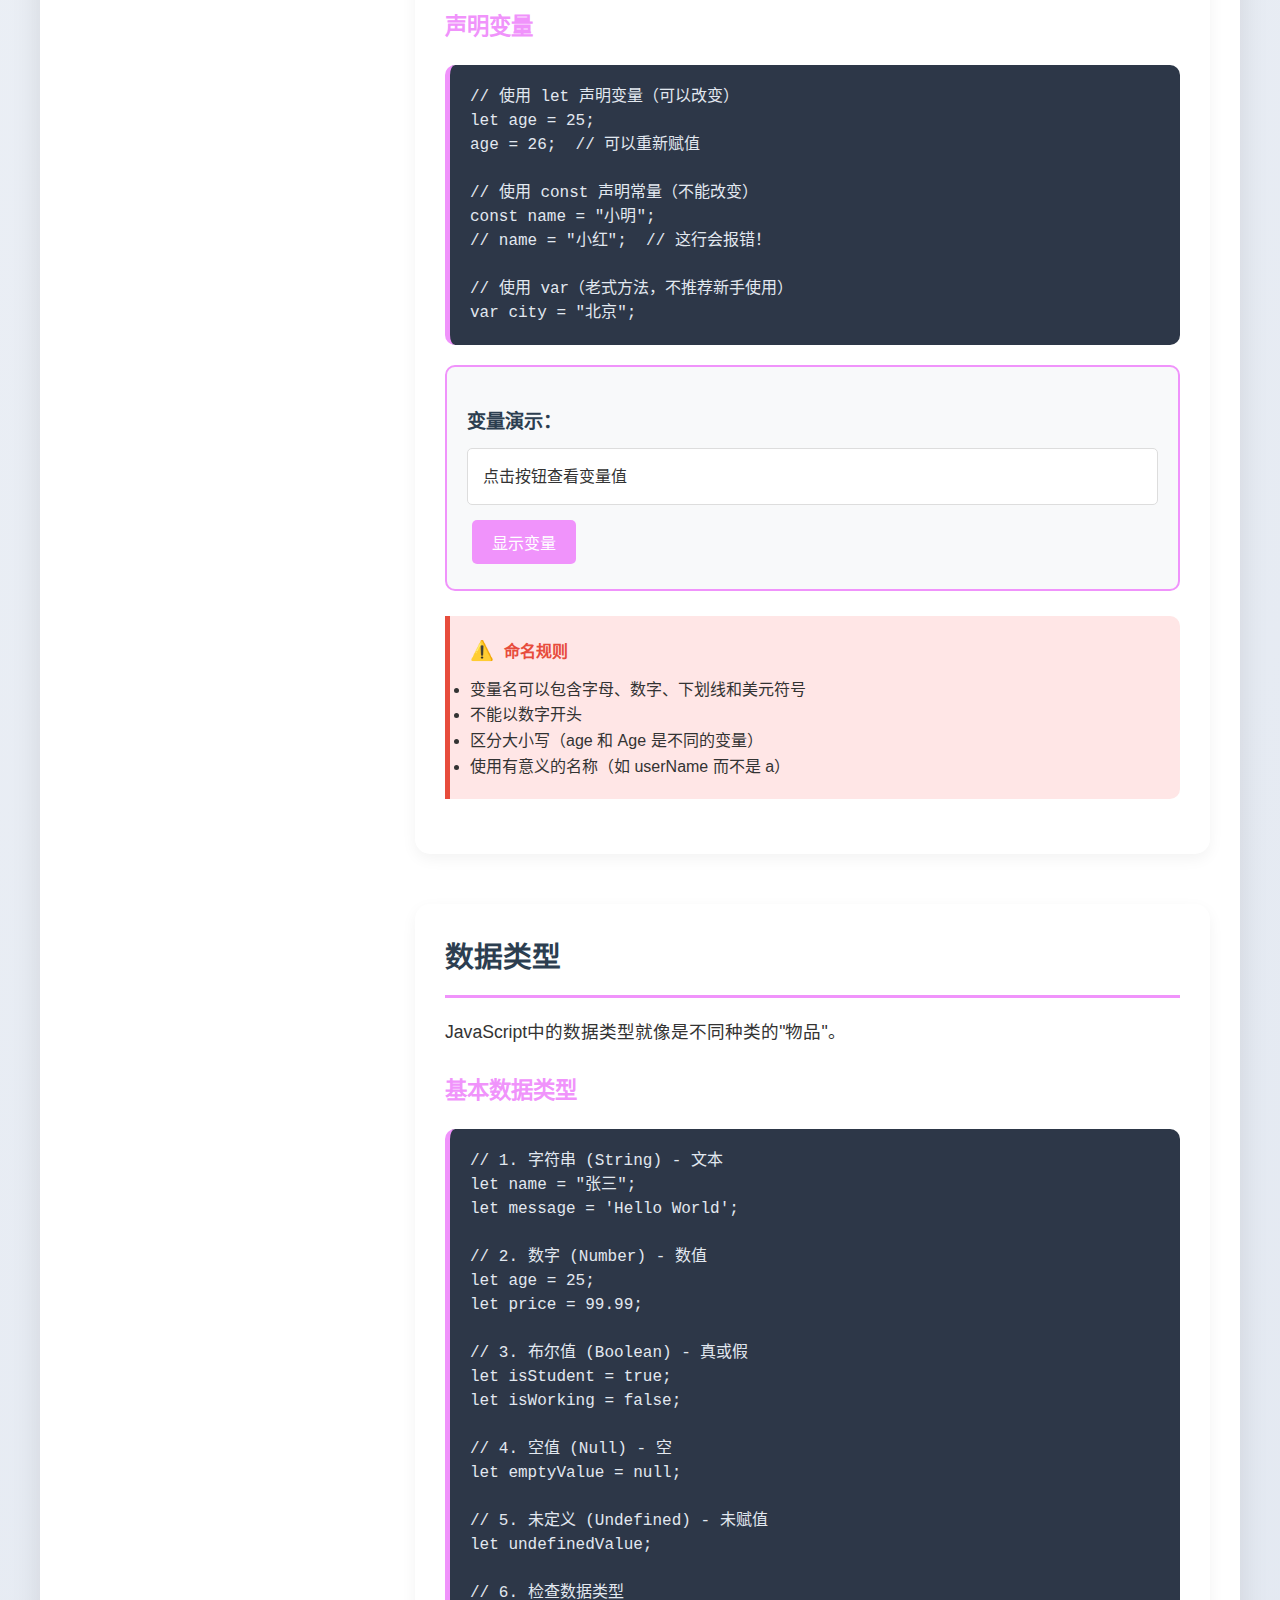
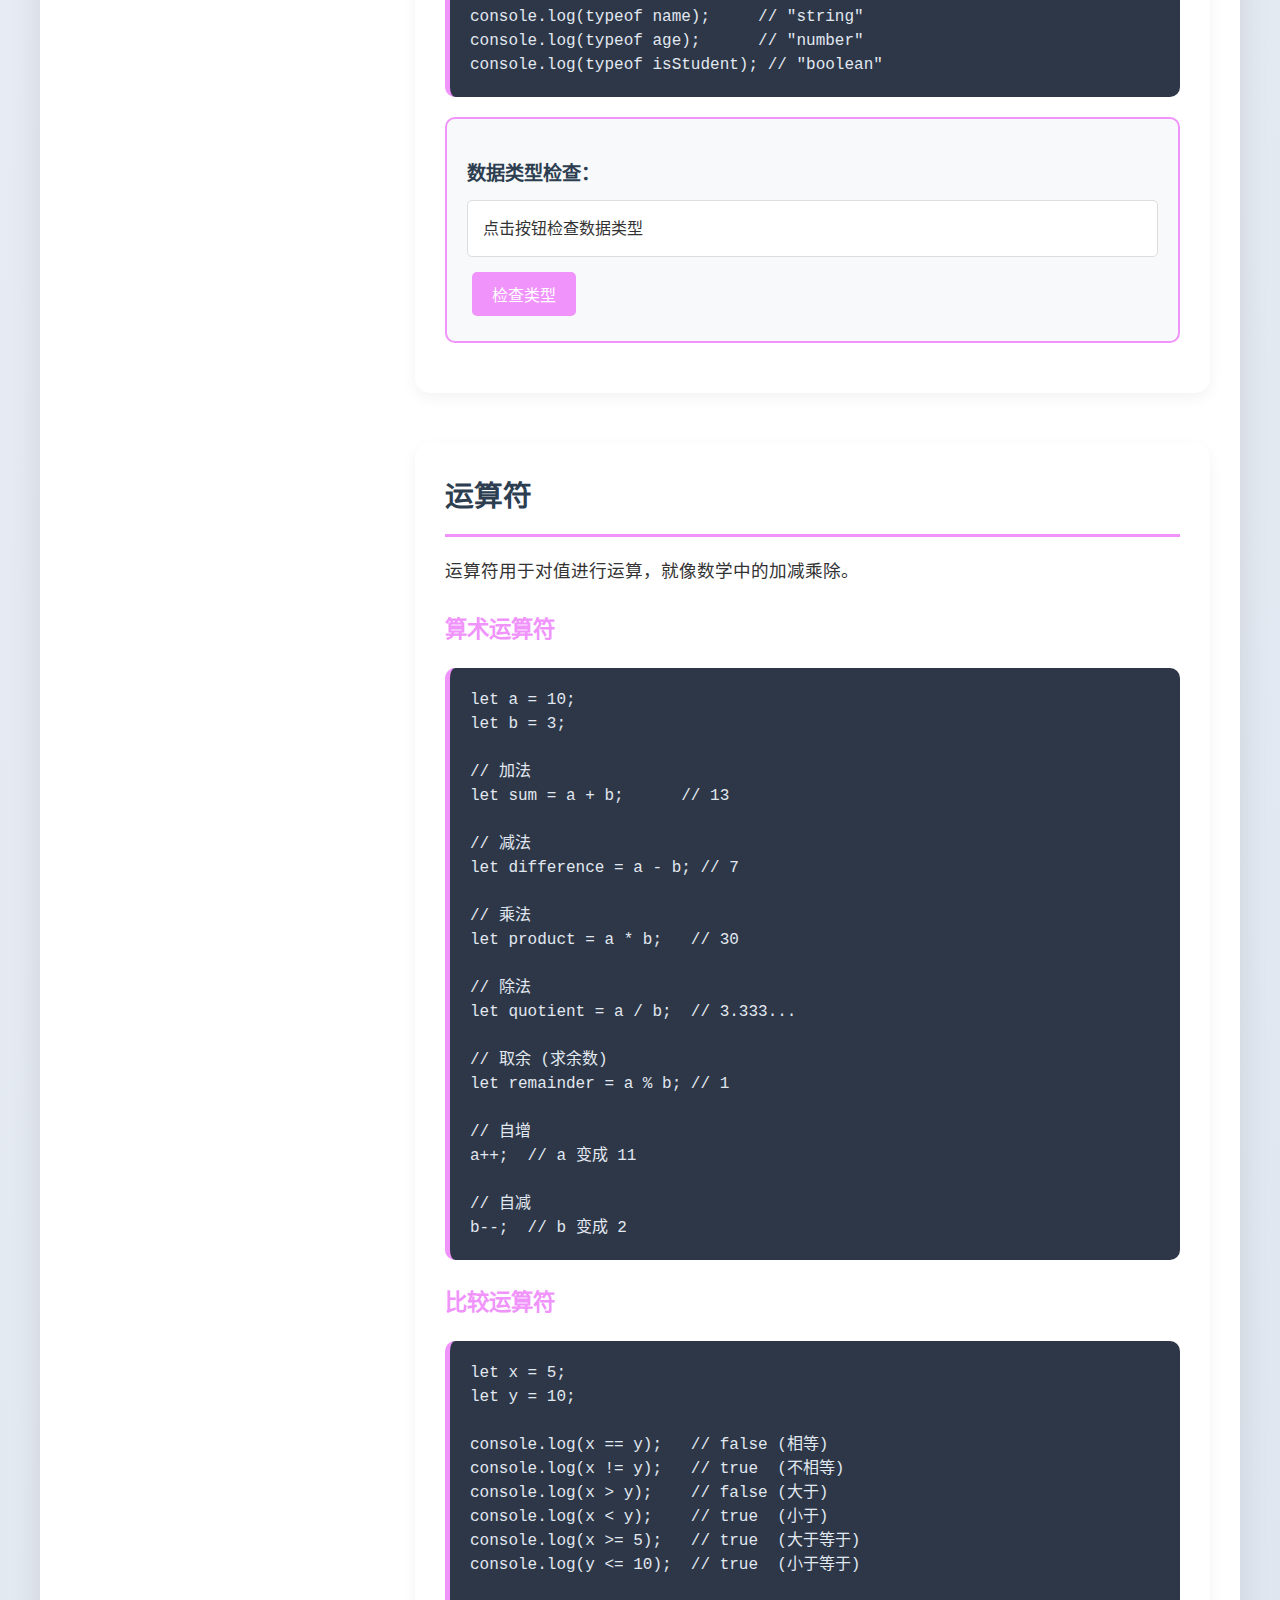
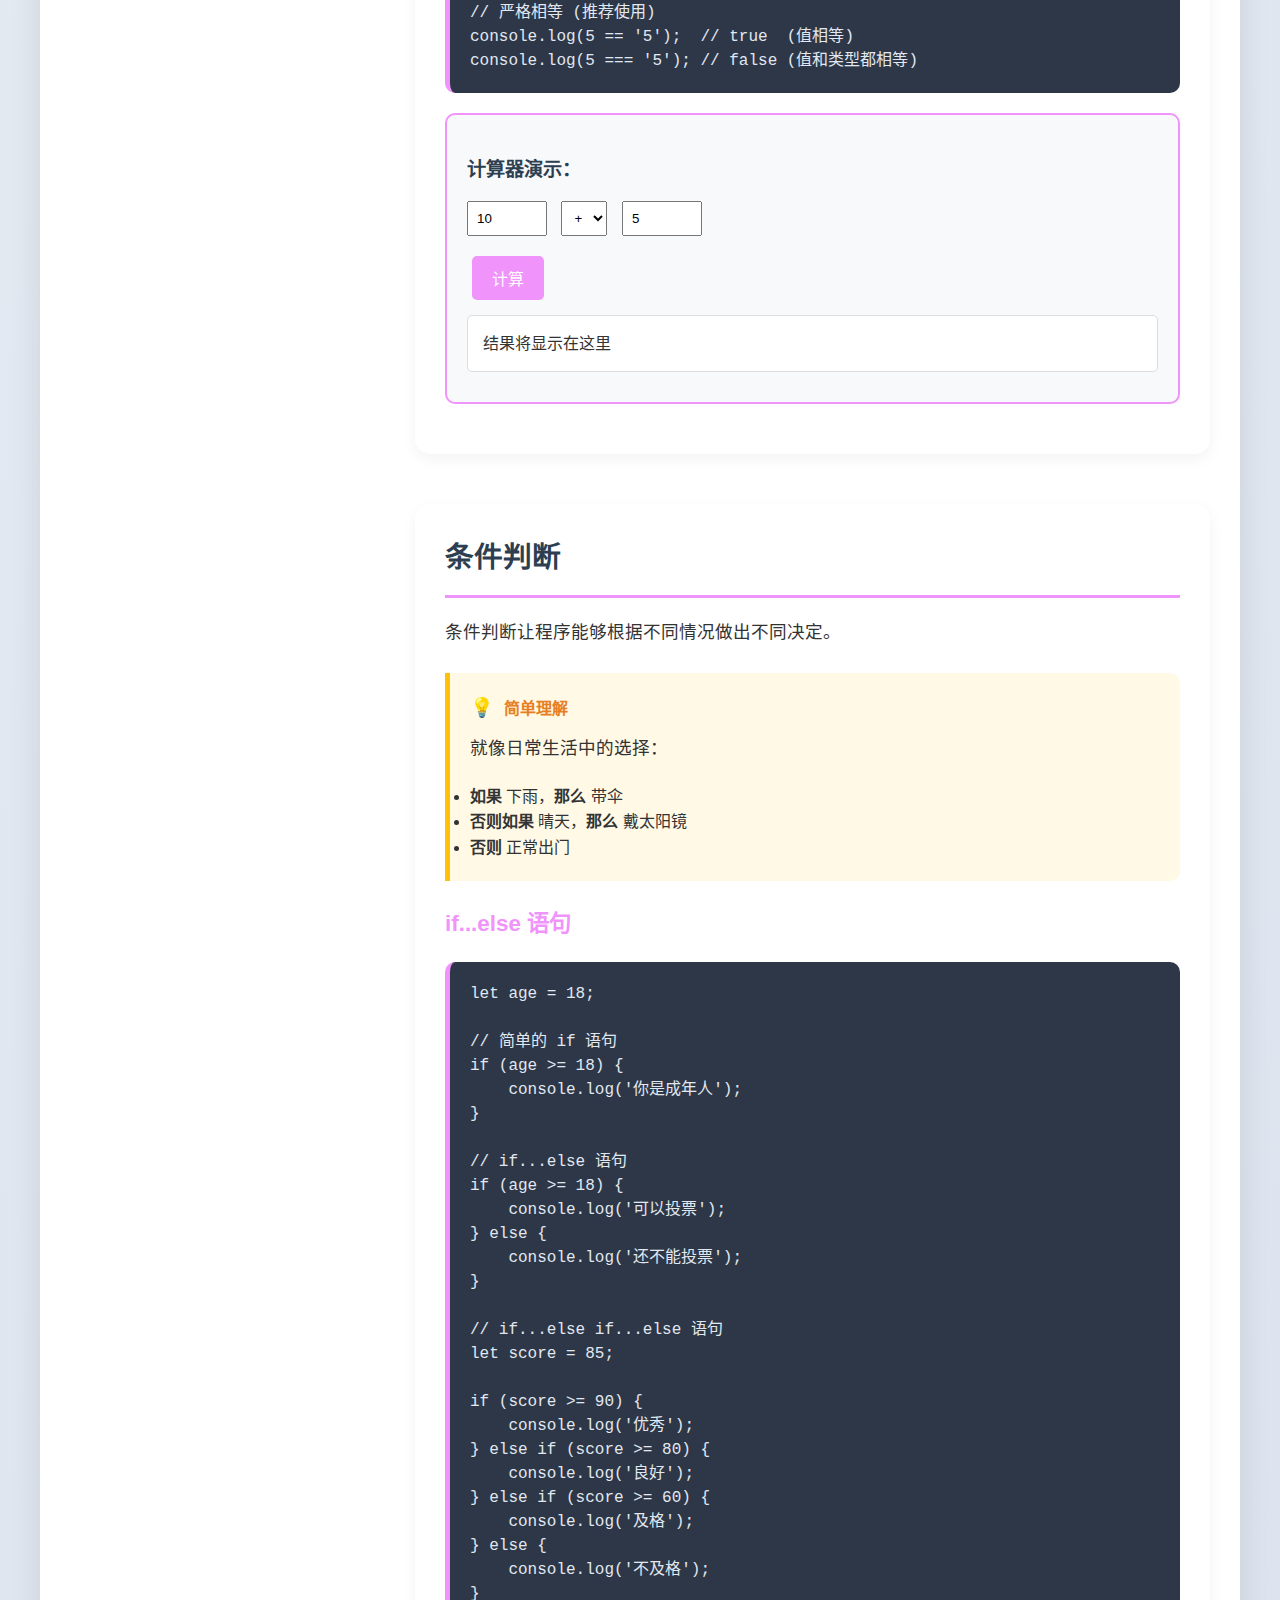
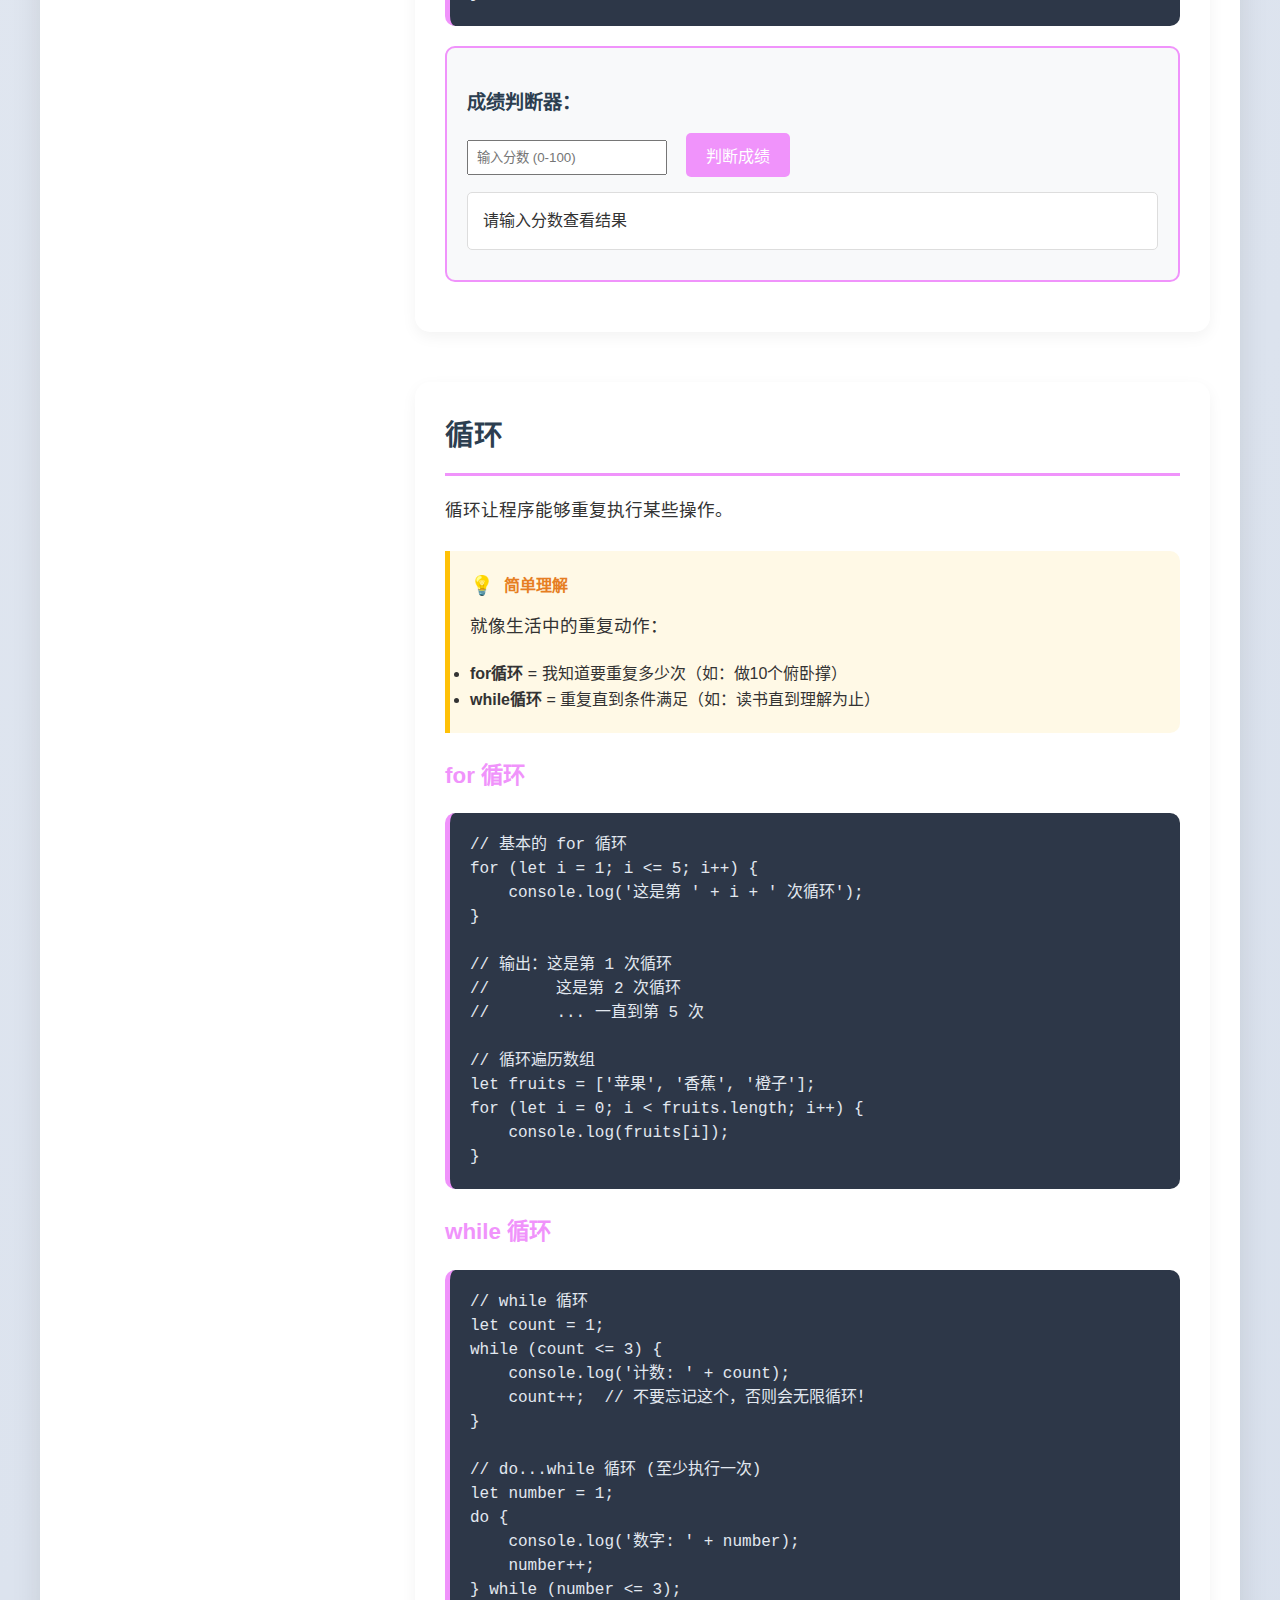
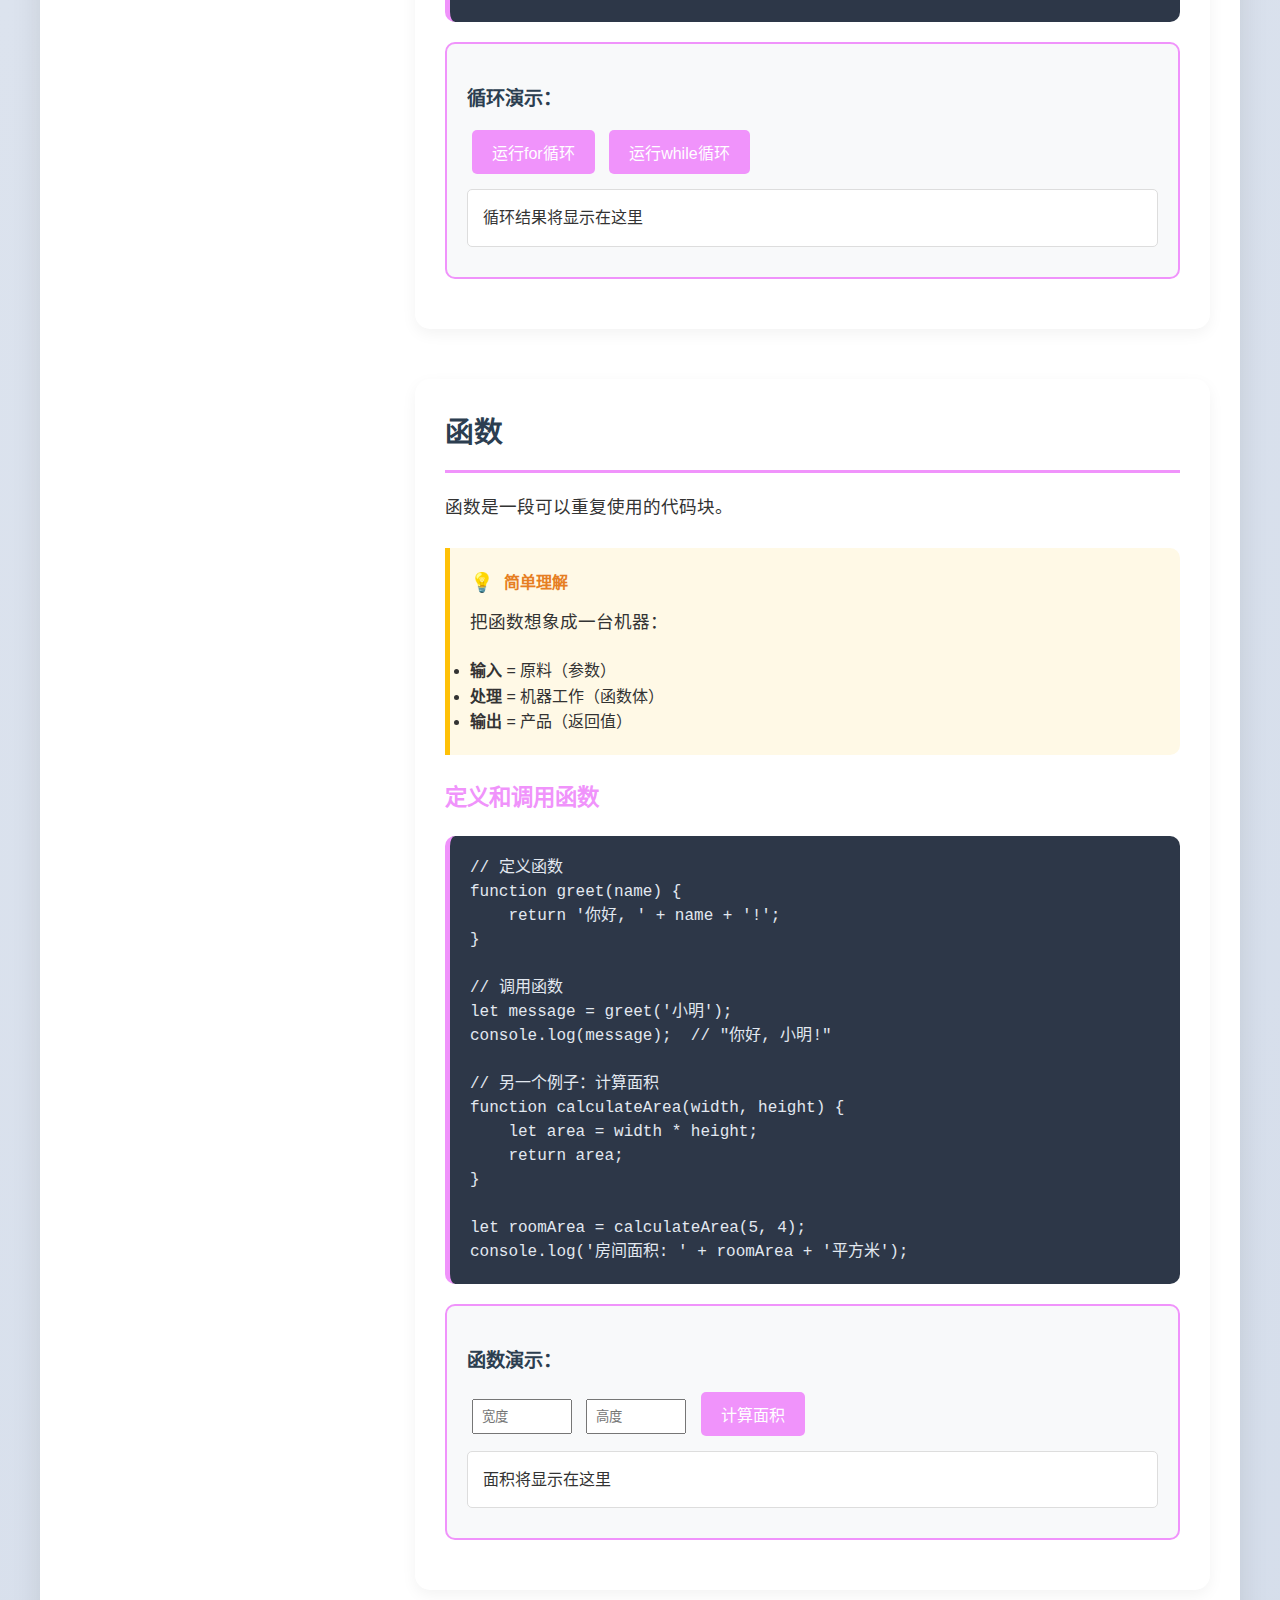
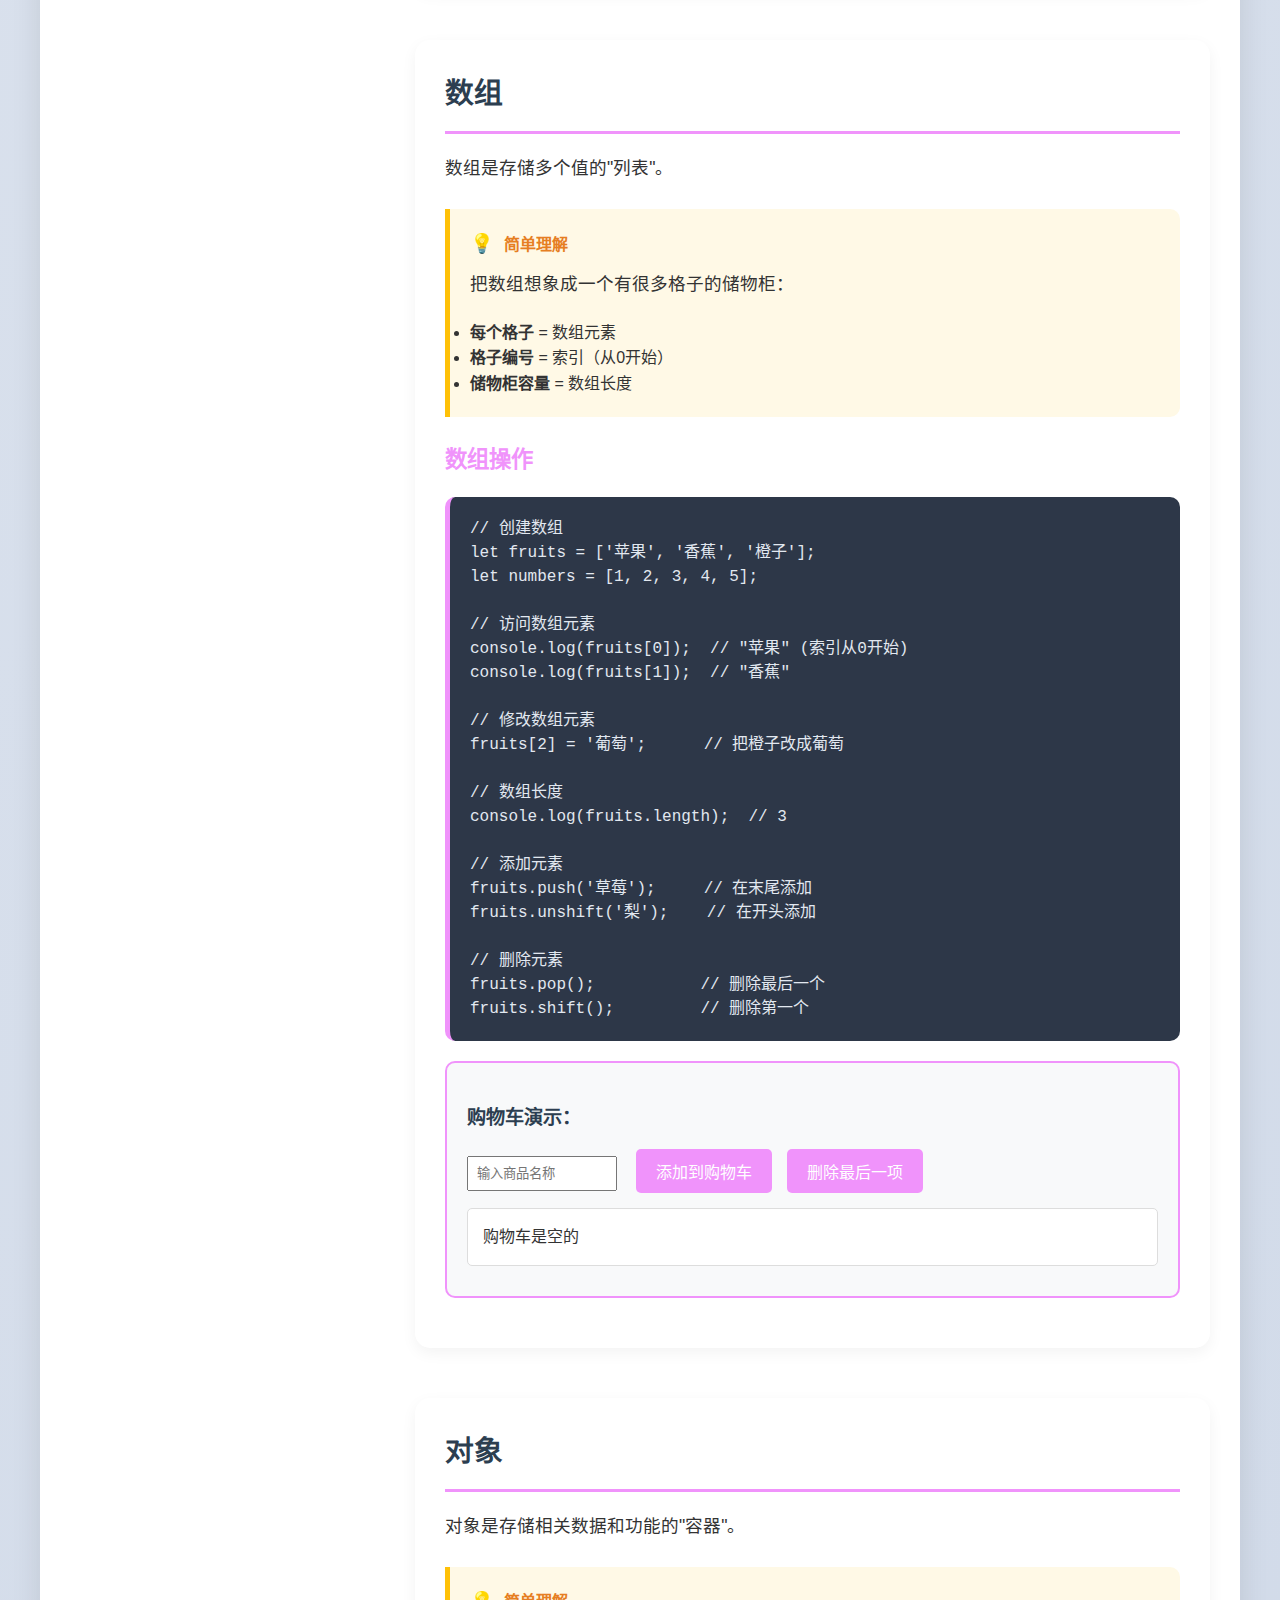
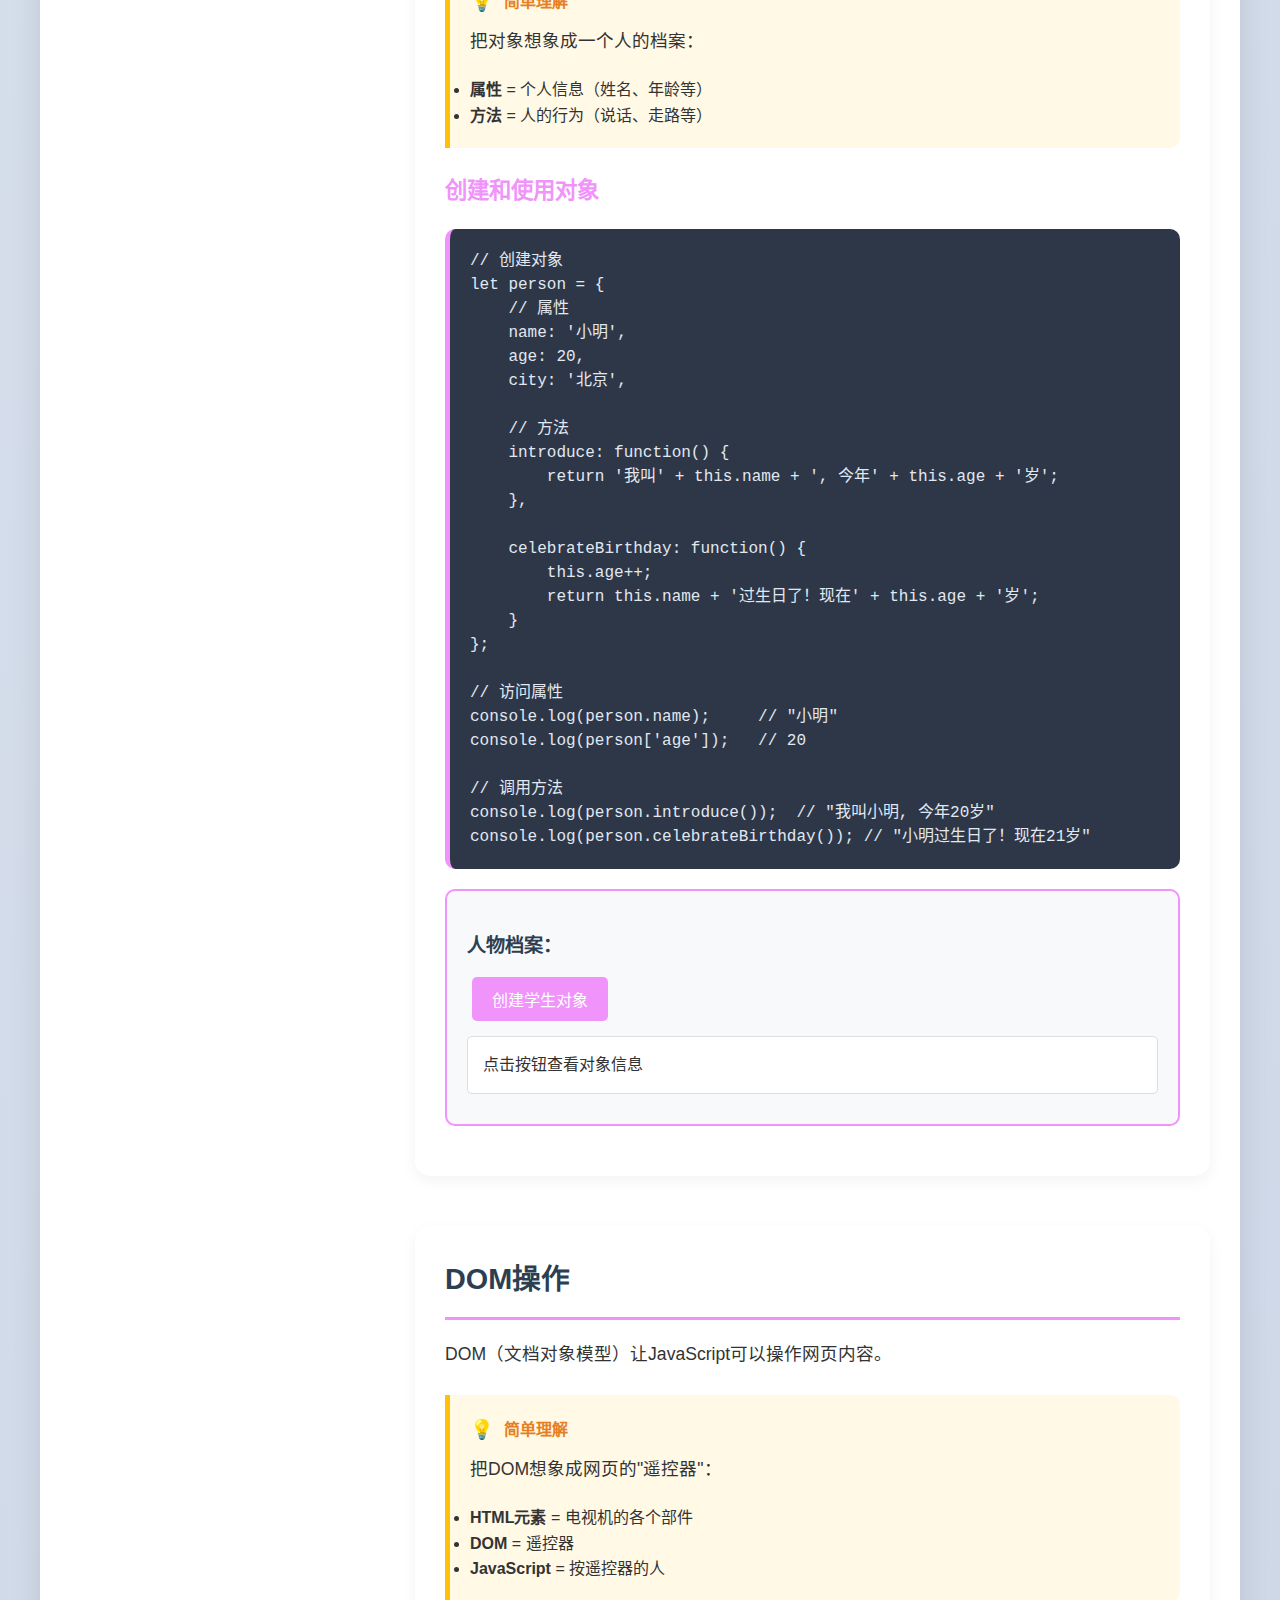
<file: posts/JSTutorial.html>
<!DOCTYPE html>
<html lang="zh-CN">
<head>
    <meta charset="UTF-8">
    <meta name="viewport" content="width=device-width, initial-scale=1.0">
    <title>JavaScript入门教程 - 专为初学者设计</title>
    <style>
        * {
            margin: 0;
            padding: 0;
            box-sizing: border-box;
            font-family: 'Arial Rounded MT Bold', 'Segoe UI', sans-serif;
        }
        
        body {
            background: linear-gradient(135deg, #f5f7fa 0%, #c3cfe2 100%);
            color: #333;
            line-height: 1.6;
            padding: 20px;
            min-height: 100vh;
        }
        
        .container {
            max-width: 1200px;
            margin: 0 auto;
            background-color: white;
            border-radius: 20px;
            box-shadow: 0 10px 30px rgba(0, 0, 0, 0.1);
            overflow: hidden;
        }
        
        header {
            background: linear-gradient(135deg, #f093fb 0%, #f5576c 100%);
            color: white;
            padding: 40px 30px;
            text-align: center;
            position: relative;
        }
        
        .header-content {
            max-width: 800px;
            margin: 0 auto;
        }
        
        header h1 {
            font-size: 2.8rem;
            margin-bottom: 15px;
            text-shadow: 2px 2px 4px rgba(0,0,0,0.2);
        }
        
        header p {
            font-size: 1.3rem;
            opacity: 0.9;
            margin-bottom: 20px;
        }
        
        .cta-button {
            display: inline-block;
            background-color: #ffd93d;
            color: #333;
            padding: 12px 25px;
            border-radius: 50px;
            text-decoration: none;
            font-weight: bold;
            font-size: 1.1rem;
            transition: all 0.3s ease;
            box-shadow: 0 4px 15px rgba(255, 217, 61, 0.4);
        }
        
        .cta-button:hover {
            background-color: #ffcd00;
            transform: translateY(-3px);
            box-shadow: 0 6px 20px rgba(255, 217, 61, 0.6);
        }
        
        nav {
            background-color: #2c3e50;
            padding: 15px 0;
            position: sticky;
            top: 0;
            z-index: 100;
        }
        
        nav ul {
            display: flex;
            justify-content: center;
            list-style: none;
            flex-wrap: wrap;
        }
        
        nav li {
            margin: 0 10px;
        }
        
        nav a {
            color: white;
            text-decoration: none;
            font-weight: 500;
            padding: 10px 20px;
            border-radius: 30px;
            transition: all 0.3s;
            display: block;
        }
        
        nav a:hover {
            background-color: #f093fb;
        }
        
        .content {
            display: flex;
            padding: 30px;
        }
        
        .sidebar {
            flex: 1;
            background-color: #f8f9fa;
            border-radius: 15px;
            padding: 25px;
            margin-right: 30px;
            position: sticky;
            top: 100px;
            height: fit-content;
            max-height: 80vh;
            overflow-y: auto;
            box-shadow: 0 5px 15px rgba(0,0,0,0.05);
        }
        
        .sidebar h3 {
            color: #2c3e50;
            margin-bottom: 20px;
            padding-bottom: 10px;
            border-bottom: 3px solid #f093fb;
            font-size: 1.4rem;
        }
        
        .sidebar ul {
            list-style: none;
        }
        
        .sidebar li {
            margin-bottom: 12px;
            position: relative;
            padding-left: 20px;
        }
        
        .sidebar li:before {
            content: "•";
            color: #f093fb;
            font-size: 1.5rem;
            position: absolute;
            left: 0;
            top: -5px;
        }
        
        .sidebar a {
            color: #f093fb;
            text-decoration: none;
            display: block;
            padding: 10px 15px;
            border-radius: 8px;
            transition: all 0.3s;
            font-size: 1.05rem;
        }
        
        .sidebar a:hover {
            background-color: #fceaff;
            transform: translateX(5px);
        }
        
        .main-content {
            flex: 3;
        }
        
        section {
            margin-bottom: 50px;
            padding: 30px;
            border-radius: 15px;
            background-color: white;
            box-shadow: 0 5px 15px rgba(0,0,0,0.05);
            transition: transform 0.3s;
        }
        
        section:hover {
            transform: translateY(-5px);
        }
        
        h2 {
            color: #2c3e50;
            margin-bottom: 20px;
            padding-bottom: 15px;
            border-bottom: 3px solid #f093fb;
            font-size: 1.8rem;
        }
        
        h3 {
            color: #f093fb;
            margin: 25px 0 15px;
            font-size: 1.4rem;
        }
        
        h4 {
            color: #2c3e50;
            margin: 20px 0 10px;
            font-size: 1.2rem;
        }
        
        p {
            margin-bottom: 20px;
            font-size: 1.1rem;
            line-height: 1.7;
        }
        
        .code-block {
            background-color: #2d3748;
            color: #e2e8f0;
            padding: 20px;
            border-radius: 10px;
            margin: 20px 0;
            overflow-x: auto;
            font-family: 'Courier New', monospace;
            white-space: pre-wrap;
            line-height: 1.5;
            font-size: 1rem;
            border-left: 5px solid #f093fb;
        }
        
        .example {
            background-color: #fdf2ff;
            border-left: 5px solid #f093fb;
            padding: 20px;
            margin: 25px 0;
            border-radius: 0 10px 10px 0;
        }
        
        .example-title {
            font-weight: bold;
            color: #2c3e50;
            margin-bottom: 10px;
            font-size: 1.1rem;
        }
        
        .note {
            background-color: #fff9e6;
            border-left: 5px solid #ffc107;
            padding: 20px;
            margin: 25px 0;
            border-radius: 0 10px 10px 0;
        }
        
        .note-title {
            font-weight: bold;
            color: #e67e22;
            margin-bottom: 10px;
            display: flex;
            align-items: center;
        }
        
        .note-title:before {
            content: "💡";
            margin-right: 10px;
            font-size: 1.2rem;
        }
        
        .warning {
            background-color: #ffe6e6;
            border-left: 5px solid #e74c3c;
            padding: 20px;
            margin: 25px 0;
            border-radius: 0 10px 10px 0;
        }
        
        .warning-title {
            font-weight: bold;
            color: #e74c3c;
            margin-bottom: 10px;
            display: flex;
            align-items: center;
        }
        
        .warning-title:before {
            content: "⚠️";
            margin-right: 10px;
            font-size: 1.2rem;
        }
        
        .success {
            background-color: #e6f7e6;
            border-left: 5px solid #2ecc71;
            padding: 20px;
            margin: 25px 0;
            border-radius: 0 10px 10px 0;
        }
        
        .success-title {
            font-weight: bold;
            color: #27ae60;
            margin-bottom: 10px;
            display: flex;
            align-items: center;
        }
        
        .success-title:before {
            content: "✅";
            margin-right: 10px;
            font-size: 1.2rem;
        }
        
        .visual-example {
            background-color: #f8f9fa;
            border: 2px dashed #f093fb;
            padding: 25px;
            margin: 25px 0;
            border-radius: 10px;
        }
        
        footer {
            background-color: #2c3e50;
            color: white;
            text-align: center;
            padding: 30px;
            margin-top: 30px;
        }
        
        .step {
            display: flex;
            align-items: flex-start;
            margin-bottom: 30px;
            background: #f8f9fa;
            padding: 20px;
            border-radius: 10px;
        }
        
        .step-number {
            background: #f093fb;
            color: white;
            width: 40px;
            height: 40px;
            border-radius: 50%;
            display: flex;
            align-items: center;
            justify-content: center;
            font-weight: bold;
            margin-right: 20px;
            flex-shrink: 0;
        }
        
        .step-content {
            flex: 1;
        }
        
        .tag-demo {
            display: inline-block;
            background: #f093fb;
            color: white;
            padding: 5px 10px;
            border-radius: 5px;
            margin: 5px;
            font-family: 'Courier New', monospace;
        }
        
        .demo-box {
            border: 2px solid #f093fb;
            border-radius: 10px;
            padding: 20px;
            margin: 20px 0;
            background: #fdf2ff;
        }
        
        .interactive-demo {
            background: #f8f9fa;
            padding: 20px;
            border-radius: 10px;
            margin: 20px 0;
            border: 2px solid #f093fb;
        }
        
        .demo-button {
            background: #f093fb;
            color: white;
            border: none;
            padding: 10px 20px;
            border-radius: 5px;
            cursor: pointer;
            font-size: 1rem;
            margin: 5px;
            transition: background 0.3s;
        }
        
        .demo-button:hover {
            background: #e482f0;
        }
        
        .demo-output {
            background: white;
            padding: 15px;
            border-radius: 5px;
            margin: 10px 0;
            border: 1px solid #ddd;
            min-height: 40px;
        }
        
        @media (max-width: 768px) {
            .content {
                flex-direction: column;
            }
            
            .sidebar {
                margin-right: 0;
                margin-bottom: 30px;
                position: static;
            }
            
            header h1 {
                font-size: 2.2rem;
            }
        }

        /* 演示样式 */
        .demo-text {
            font-size: 1.2rem;
            padding: 10px;
            margin: 10px 0;
        }
        
        .color-box {
            width: 50px;
            height: 50px;
            margin: 5px;
            border-radius: 5px;
            display: inline-block;
            border: 1px solid #ddd;
        }
    </style>
</head>
<body>
    <div class="container">
        <header>
            <div class="header-content">
                <h1>JavaScript入门教程</h1>
                <p>让网页动起来 - 专为初学者设计的编程之旅</p>
                <a href="#what-is-js" class="cta-button">开始学习 →</a>
            </div>
        </header>
        
        <nav>
            <ul>
                <li><a href="#what-is-js">什么是JS</a></li>
                <li><a href="#basics">基础语法</a></li>
                <li><a href="#variables">变量与数据类型</a></li>
                <li><a href="#functions">函数</a></li>
                <li><a href="#dom">DOM操作</a></li>
                <li><a href="#events">事件处理</a></li>
            </ul>
        </nav>
        
        <div class="content">
            <aside class="sidebar">
                <h3>学习路线</h3>
                <ul>
                    <li><a href="#what-is-js">什么是JavaScript？</a></li>
                    <li><a href="#how-js-works">JS如何工作</a></li>
                    <li><a href="#first-program">第一个JS程序</a></li>
                    <li><a href="#variables">变量和常量</a></li>
                    <li><a href="#data-types">数据类型</a></li>
                    <li><a href="#operators">运算符</a></li>
                    <li><a href="#conditionals">条件判断</a></li>
                    <li><a href="#loops">循环</a></li>
                    <li><a href="#functions">函数</a></li>
                    <li><a href="#arrays">数组</a></li>
                    <li><a href="#objects">对象</a></li>
                    <li><a href="#dom">DOM操作</a></li>
                    <li><a href="#events">事件处理</a></li>
                    <li><a href="#practice">动手练习</a></li>
                </ul>
            </aside>
            
            <main class="main-content">
                <section id="what-is-js">
                    <h2>什么是JavaScript？</h2>
                    <p>JavaScript是网页的"大脑"，它负责让网页变得智能和交互。</p>
                    
                    <div class="note">
                        <div class="note-title">简单理解</div>
                        <p>把网页想象成一个机器人：</p>
                        <ul>
                            <li><strong>HTML</strong> = 机器人的身体和结构</li>
                            <li><strong>CSS</strong> = 机器人的外观和衣服</li>
                            <li><strong>JavaScript</strong> = 机器人的大脑和行为</li>
                        </ul>
                    </div>
                    
                    <h3>JavaScript能做什么？</h3>
                    <div class="demo-box">
                        <div style="display: grid; grid-template-columns: repeat(2, 1fr); gap: 15px;">
                            <div style="background: linear-gradient(135deg, #667eea 0%, #764ba2 100%); color: white; padding: 20px; border-radius: 10px; text-align: center;">
                                <h4>响应用户操作</h4>
                                <p>点击、滚动、输入等</p>
                            </div>
                            <div style="background: linear-gradient(135deg, #f093fb 0%, #f5576c 100%); color: white; padding: 20px; border-radius: 10px; text-align: center;">
                                <h4>动态更新内容</h4>
                                <p>无需刷新页面</p>
                            </div>
                            <div style="background: linear-gradient(135deg, #4facfe 0%, #00f2fe 100%); color: white; padding: 20px; border-radius: 10px; text-align: center;">
                                <h4>动画效果</h4>
                                <p>让元素动起来</p>
                            </div>
                            <div style="background: linear-gradient(135deg, #43e97b 0%, #38f9d7 100%); color: white; padding: 20px; border-radius: 10px; text-align: center;">
                                <h4>数据处理</h4>
                                <p>计算、验证、存储</p>
                            </div>
                        </div>
                    </div>
                    
                    <div class="success">
                        <div class="success-title">好消息！</div>
                        <p>JavaScript是世界上最流行的编程语言之一！学习它，你就能创建交互式网页、移动应用，甚至是游戏！</p>
                    </div>
                </section>
                
                <section id="how-js-works">
                    <h2>JavaScript如何工作</h2>
                    <p>JavaScript在浏览器中运行，可以直接操作网页内容。</p>
                    
                    <div class="step">
                        <div class="step-number">1</div>
                        <div class="step-content">
                            <h3>浏览器加载HTML和CSS</h3>
                            <p>先创建网页的结构和样式</p>
                        </div>
                    </div>
                    
                    <div class="step">
                        <div class="step-number">2</div>
                        <div class="step-content">
                            <h3>执行JavaScript</h3>
                            <p>浏览器运行JS代码，让网页变得智能</p>
                        </div>
                    </div>
                    
                    <div class="step">
                        <div class="step-number">3</div>
                        <div class="step-content">
                            <h3>响应用户操作</h3>
                            <p>JS监听用户行为并做出响应</p>
                        </div>
                    </div>
                    
                    <div class="step">
                        <div class="step-number">4</div>
                        <div class="step-content">
                            <h3>更新页面</h3>
                            <p>动态改变网页内容和样式</p>
                        </div>
                    </div>
                    
                    <h3>在HTML中使用JavaScript</h3>
                    
                    <div class="code-block">&lt;!-- 1. 内部JavaScript --&gt;
&lt;script&gt;
    alert('Hello, World!');
&lt;/script&gt;

&lt;!-- 2. 外部JavaScript文件 --&gt;
&lt;script src="script.js"&gt;&lt;/script&gt;

&lt;!-- 3. 行内事件处理 --&gt;
&lt;button onclick="alert('按钮被点击了!')"&gt;点击我&lt;/button&gt;</div>
                    
                    <div class="note">
                        <div class="note-title">最佳实践</div>
                        <p>推荐使用<strong>外部JavaScript文件</strong>，因为：</p>
                        <ul>
                            <li>代码更整洁</li>
                            <li>易于维护</li>
                            <li>可以在多个页面重复使用</li>
                            <li>浏览器可以缓存JS文件，加载更快</li>
                        </ul>
                    </div>
                </section>
                
                <section id="first-program">
                    <h2>第一个JavaScript程序</h2>
                    <p>让我们从经典的"Hello, World!"开始。</p>
                    
                    <div class="code-block">&lt;!DOCTYPE html&gt;
&lt;html&gt;
&lt;head&gt;
    &lt;title&gt;我的第一个JS程序&lt;/title&gt;
&lt;/head&gt;
&lt;body&gt;
    &lt;h1 id="greeting"&gt;欢迎来到我的网页&lt;/h1&gt;
    &lt;button onclick="sayHello()"&gt;点击我&lt;/button&gt;
    
    &lt;script&gt;
        function sayHello() {
            // 获取页面元素
            const greeting = document.getElementById('greeting');
            // 修改元素内容
            greeting.textContent = 'Hello, World!';
            // 改变样式
            greeting.style.color = 'red';
        }
    &lt;/script&gt;
&lt;/body&gt;
&lt;/html&gt;</div>
                    
                    <div class="interactive-demo">
                        <h4>试试看：</h4>
                        <h1 id="demo-greeting" style="color: #333; transition: color 0.3s;">欢迎来到我的网页</h1>
                        <button class="demo-button" onclick="document.getElementById('demo-greeting').textContent = 'Hello, World!'; document.getElementById('demo-greeting').style.color = 'red';">点击我</button>
                        <button class="demo-button" onclick="document.getElementById('demo-greeting').textContent = '欢迎来到我的网页'; document.getElementById('demo-greeting').style.color = '#333';">重置</button>
                    </div>
                    
                    <div class="success">
                        <div class="success-title">恭喜！</div>
                        <p>你刚刚创建了第一个交互式JavaScript程序！点击按钮时，文字内容和颜色都发生了变化。</p>
                    </div>
                </section>
                
                <section id="variables">
                    <h2>变量和常量</h2>
                    <p>变量就像存储数据的"盒子"，可以存放各种信息。</p>
                    
                    <div class="note">
                        <div class="note-title">简单理解</div>
                        <p>把变量想象成贴有标签的储物盒：</p>
                        <ul>
                            <li><strong>变量名</strong> = 盒子上的标签</li>
                            <li><strong>变量值</strong> = 盒子里的东西</li>
                            <li><strong>声明变量</strong> = 准备一个新盒子</li>
                            <li><strong>赋值</strong> = 往盒子里放东西</li>
                        </ul>
                    </div>
                    
                    <h3>声明变量</h3>
                    <div class="code-block">// 使用 let 声明变量（可以改变）
let age = 25;
age = 26;  // 可以重新赋值

// 使用 const 声明常量（不能改变）
const name = "小明";
// name = "小红";  // 这行会报错！

// 使用 var（老式方法，不推荐新手使用）
var city = "北京";</div>
                    
                    <div class="interactive-demo">
                        <h4>变量演示：</h4>
                        <div class="demo-output" id="variable-demo">
                            点击按钮查看变量值
                        </div>
                        <button class="demo-button" onclick="
                            const player = '小明';
                            score = 100;
                            document.getElementById('variable-demo').innerHTML = 
                                '玩家: ' + player + '&lt;br&gt;分数: ' + score;
                        ">显示变量</button>
                    </div>
                    
                    <div class="warning">
                        <div class="warning-title">命名规则</div>
                        <ul>
                            <li>变量名可以包含字母、数字、下划线和美元符号</li>
                            <li>不能以数字开头</li>
                            <li>区分大小写（age 和 Age 是不同的变量）</li>
                            <li>使用有意义的名称（如 userName 而不是 a）</li>
                        </ul>
                    </div>
                </section>
                
                <section id="data-types">
                    <h2>数据类型</h2>
                    <p>JavaScript中的数据类型就像是不同种类的"物品"。</p>
                    
                    <h3>基本数据类型</h3>
                    <div class="code-block">// 1. 字符串 (String) - 文本
let name = "张三";
let message = 'Hello World';

// 2. 数字 (Number) - 数值
let age = 25;
let price = 99.99;

// 3. 布尔值 (Boolean) - 真或假
let isStudent = true;
let isWorking = false;

// 4. 空值 (Null) - 空
let emptyValue = null;

// 5. 未定义 (Undefined) - 未赋值
let undefinedValue;

// 6. 检查数据类型
console.log(typeof name);     // "string"
console.log(typeof age);      // "number"
console.log(typeof isStudent); // "boolean"</div>
                    
                    <div class="interactive-demo">
                        <h4>数据类型检查：</h4>
                        <div class="demo-output" id="type-demo">
                            点击按钮检查数据类型
                        </div>
                        <button class="demo-button" onclick="
                            let text = 'Hello';
                            let number = 42;
                            let bool = true;
                            document.getElementById('type-demo').innerHTML = 
                                text + ' 的类型是: ' + typeof text + '<br>' +
                                number + ' 的类型是: ' + typeof number + '<br>' +
                                bool + ' 的类型是: ' + typeof bool;
                        ">检查类型</button>
                    </div>
                </section>
                
                <section id="operators">
                    <h2>运算符</h2>
                    <p>运算符用于对值进行运算，就像数学中的加减乘除。</p>
                    
                    <h3>算术运算符</h3>
                    <div class="code-block">let a = 10;
let b = 3;

// 加法
let sum = a + b;      // 13

// 减法
let difference = a - b; // 7

// 乘法
let product = a * b;   // 30

// 除法
let quotient = a / b;  // 3.333...

// 取余 (求余数)
let remainder = a % b; // 1

// 自增
a++;  // a 变成 11

// 自减
b--;  // b 变成 2</div>
                    
                    <h3>比较运算符</h3>
                    <div class="code-block">let x = 5;
let y = 10;

console.log(x == y);   // false (相等)
console.log(x != y);   // true  (不相等)
console.log(x > y);    // false (大于)
console.log(x < y);    // true  (小于)
console.log(x >= 5);   // true  (大于等于)
console.log(y <= 10);  // true  (小于等于)

// 严格相等 (推荐使用)
console.log(5 == '5');  // true  (值相等)
console.log(5 === '5'); // false (值和类型都相等)</div>
                    
                    <div class="interactive-demo">
                        <h4>计算器演示：</h4>
                        <div style="margin: 15px 0;">
                            <input type="number" id="num1" value="10" style="padding: 8px; width: 80px;">
                            <select id="operator" style="padding: 8px; margin: 0 10px;">
                                <option value="+">+</option>
                                <option value="-">-</option>
                                <option value="*">×</option>
                                <option value="/">÷</option>
                            </select>
                            <input type="number" id="num2" value="5" style="padding: 8px; width: 80px;">
                        </div>
                        <button class="demo-button" onclick="
                            let num1 = parseInt(document.getElementById('num1').value);
                            let num2 = parseInt(document.getElementById('num2').value);
                            let operator = document.getElementById('operator').value;
                            let result1;
                            
                            if (operator === '+') result1 = num1 + num2;
                            else if (operator === '-') result1 = num1 - num2;
                            else if (operator === '*') result1 = num1 * num2;
                            else if (operator === '/') result1 = num1 / num2;
                            
                            document.getElementById('calc-result').textContent = '结果: ' + result1;
                        ">计算</button>
                        <div class="demo-output" id="calc-result">结果将显示在这里</div>
                    </div>
                </section>
                
                <section id="conditionals">
                    <h2>条件判断</h2>
                    <p>条件判断让程序能够根据不同情况做出不同决定。</p>
                    
                    <div class="note">
                        <div class="note-title">简单理解</div>
                        <p>就像日常生活中的选择：</p>
                        <ul>
                            <li><strong>如果</strong> 下雨，<strong>那么</strong> 带伞</li>
                            <li><strong>否则如果</strong> 晴天，<strong>那么</strong> 戴太阳镜</li>
                            <li><strong>否则</strong> 正常出门</li>
                        </ul>
                    </div>
                    
                    <h3>if...else 语句</h3>
                    <div class="code-block">let age = 18;

// 简单的 if 语句
if (age >= 18) {
    console.log('你是成年人');
}

// if...else 语句
if (age >= 18) {
    console.log('可以投票');
} else {
    console.log('还不能投票');
}

// if...else if...else 语句
let score = 85;

if (score >= 90) {
    console.log('优秀');
} else if (score >= 80) {
    console.log('良好');
} else if (score >= 60) {
    console.log('及格');
} else {
    console.log('不及格');
}</div>
                    
                    <div class="interactive-demo">
                        <h4>成绩判断器：</h4>
                        <input type="number" id="score-input" placeholder="输入分数 (0-100)" style="padding: 8px; width: 200px; margin-right: 10px;">
                        <button class="demo-button" onclick="
                            let score = parseInt(document.getElementById('score-input').value);
                            let result = document.getElementById('grade-result');
                            
                            if (score >= 90) {
                                result.textContent = '优秀！🎉';
                                result.style.color = 'green';
                            } else if (score >= 80) {
                                result.textContent = '良好！👍';
                                result.style.color = 'blue';
                            } else if (score >= 60) {
                                result.textContent = '及格 ✅';
                                result.style.color = 'orange';
                            } else if (score >= 0) {
                                result.textContent = '不及格 ❌';
                                result.style.color = 'red';
                            } else {
                                result.textContent = '请输入有效分数';
                                result.style.color = 'gray';
                            }
                        ">判断成绩</button>
                        <div class="demo-output" id="grade-result">请输入分数查看结果</div>
                    </div>
                </section>
                
                <section id="loops">
                    <h2>循环</h2>
                    <p>循环让程序能够重复执行某些操作。</p>
                    
                    <div class="note">
                        <div class="note-title">简单理解</div>
                        <p>就像生活中的重复动作：</p>
                        <ul>
                            <li><strong>for循环</strong> = 我知道要重复多少次（如：做10个俯卧撑）</li>
                            <li><strong>while循环</strong> = 重复直到条件满足（如：读书直到理解为止）</li>
                        </ul>
                    </div>
                    
                    <h3>for 循环</h3>
                    <div class="code-block">// 基本的 for 循环
for (let i = 1; i <= 5; i++) {
    console.log('这是第 ' + i + ' 次循环');
}

// 输出：这是第 1 次循环
//       这是第 2 次循环
//       ... 一直到第 5 次

// 循环遍历数组
let fruits = ['苹果', '香蕉', '橙子'];
for (let i = 0; i < fruits.length; i++) {
    console.log(fruits[i]);
}</div>
                    
                    <h3>while 循环</h3>
                    <div class="code-block">// while 循环
let count = 1;
while (count <= 3) {
    console.log('计数: ' + count);
    count++;  // 不要忘记这个，否则会无限循环！
}

// do...while 循环 (至少执行一次)
let number = 1;
do {
    console.log('数字: ' + number);
    number++;
} while (number <= 3);</div>
                    
                    <div class="interactive-demo">
                        <h4>循环演示：</h4>
                        <button class="demo-button" onclick="
                            let output = document.getElementById('loop-output');
                            output.innerHTML = '';
                            for (let i = 1; i <= 5; i++) {
                                output.innerHTML += '第 ' + i + ' 次循环<br>';
                            }
                        ">运行for循环</button>
                        <button class="demo-button" onclick="
                            let output = document.getElementById('loop-output');
                            output.innerHTML = '';
                            let i = 1;
                            while (i <= 5) {
                                output.innerHTML += 'while循环: ' + i + '<br>';
                                i++;
                            }
                        ">运行while循环</button>
                        <div class="demo-output" id="loop-output">循环结果将显示在这里</div>
                    </div>
                </section>
                
                <section id="functions">
                    <h2>函数</h2>
                    <p>函数是一段可以重复使用的代码块。</p>
                    
                    <div class="note">
                        <div class="note-title">简单理解</div>
                        <p>把函数想象成一台机器：</p>
                        <ul>
                            <li><strong>输入</strong> = 原料（参数）</li>
                            <li><strong>处理</strong> = 机器工作（函数体）</li>
                            <li><strong>输出</strong> = 产品（返回值）</li>
                        </ul>
                    </div>
                    
                    <h3>定义和调用函数</h3>
                    <div class="code-block">// 定义函数
function greet(name) {
    return '你好, ' + name + '!';
}

// 调用函数
let message = greet('小明');
console.log(message);  // "你好, 小明!"

// 另一个例子：计算面积
function calculateArea(width, height) {
    let area = width * height;
    return area;
}

let roomArea = calculateArea(5, 4);
console.log('房间面积: ' + roomArea + '平方米');</div>
                    
                    <div class="interactive-demo">
                        <h4>函数演示：</h4>
                        <input type="number" id="width" placeholder="宽度" style="padding: 8px; width: 100px; margin: 5px;">
                        <input type="number" id="height" placeholder="高度" style="padding: 8px; width: 100px; margin: 5px;">
                        <button class="demo-button" onclick="
                            function calculateArea(w, h) {
                                return w * h;
                            }
                            
                            let width = parseInt(document.getElementById('width').value);
                            let height = parseInt(document.getElementById('height').value);
                            let area = calculateArea(width, height);
                            
                            document.getElementById('area-result').textContent = 
                                '面积: ' + area + ' 平方单位';
                        ">计算面积</button>
                        <div class="demo-output" id="area-result">面积将显示在这里</div>
                    </div>
                </section>
                
                <section id="arrays">
                    <h2>数组</h2>
                    <p>数组是存储多个值的"列表"。</p>
                    
                    <div class="note">
                        <div class="note-title">简单理解</div>
                        <p>把数组想象成一个有很多格子的储物柜：</p>
                        <ul>
                            <li><strong>每个格子</strong> = 数组元素</li>
                            <li><strong>格子编号</strong> = 索引（从0开始）</li>
                            <li><strong>储物柜容量</strong> = 数组长度</li>
                        </ul>
                    </div>
                    
                    <h3>数组操作</h3>
                    <div class="code-block">// 创建数组
let fruits = ['苹果', '香蕉', '橙子'];
let numbers = [1, 2, 3, 4, 5];

// 访问数组元素
console.log(fruits[0]);  // "苹果" (索引从0开始)
console.log(fruits[1]);  // "香蕉"

// 修改数组元素
fruits[2] = '葡萄';      // 把橙子改成葡萄

// 数组长度
console.log(fruits.length);  // 3

// 添加元素
fruits.push('草莓');     // 在末尾添加
fruits.unshift('梨');    // 在开头添加

// 删除元素
fruits.pop();           // 删除最后一个
fruits.shift();         // 删除第一个</div>
                    
                    <div class="interactive-demo">
                        <h4>购物车演示：</h4>
                        <input type="text" id="item-input" placeholder="输入商品名称" style="padding: 8px; width: 150px; margin-right: 10px;">
                        <button class="demo-button" onclick="
                            let item = document.getElementById('item-input').value;
                            if (item) {
                                shoppingCart.push(item);
                                updateCartDisplay();
                                document.getElementById('item-input').value = '';
                            }
                        ">添加到购物车</button>
                        <button class="demo-button" onclick="
                            if (shoppingCart.length > 0) {
                                shoppingCart.pop();
                                updateCartDisplay();
                            }
                        ">删除最后一项</button>
                        <div class="demo-output" id="cart-display">购物车是空的</div>
                    </div>
                    <script>
                        let shoppingCart = [];
                        function updateCartDisplay() {
                            let display = document.getElementById('cart-display');
                            if (shoppingCart.length === 0) {
                                display.textContent = '购物车是空的';
                            } else {
                                display.innerHTML = '<strong>购物车内容:</strong><br>' + 
                                    shoppingCart.map((item, index) => 
                                        (index + 1) + '. ' + item
                                    ).join('<br>');
                            }
                        }
                    </script>
                </section>
                
                <section id="objects">
                    <h2>对象</h2>
                    <p>对象是存储相关数据和功能的"容器"。</p>
                    
                    <div class="note">
                        <div class="note-title">简单理解</div>
                        <p>把对象想象成一个人的档案：</p>
                        <ul>
                            <li><strong>属性</strong> = 个人信息（姓名、年龄等）</li>
                            <li><strong>方法</strong> = 人的行为（说话、走路等）</li>
                        </ul>
                    </div>
                    
                    <h3>创建和使用对象</h3>
                    <div class="code-block">// 创建对象
let person = {
    // 属性
    name: '小明',
    age: 20,
    city: '北京',
    
    // 方法
    introduce: function() {
        return '我叫' + this.name + ', 今年' + this.age + '岁';
    },
    
    celebrateBirthday: function() {
        this.age++;
        return this.name + '过生日了！现在' + this.age + '岁';
    }
};

// 访问属性
console.log(person.name);     // "小明"
console.log(person['age']);   // 20

// 调用方法
console.log(person.introduce());  // "我叫小明, 今年20岁"
console.log(person.celebrateBirthday()); // "小明过生日了！现在21岁"</div>
                    
                    <div class="interactive-demo">
                        <h4>人物档案：</h4>
                        <button class="demo-button" onclick="
                            let student = {
                                name: '小红',
                                age: 19,
                                grade: '大一',
                                
                                study: function() {
                                    return this.name + '正在努力学习...';
                                },
                                
                                getInfo: function() {
                                    return this.name + ', ' + this.age + '岁, ' + this.grade;
                                }
                            };
                            
                            document.getElementById('object-demo').innerHTML = 
                                student.getInfo() + '<br>' + student.study();
                        ">创建学生对象</button>
                        <div class="demo-output" id="object-demo">点击按钮查看对象信息</div>
                    </div>
                </section>
                
                <section id="dom">
                    <h2>DOM操作</h2>
                    <p>DOM（文档对象模型）让JavaScript可以操作网页内容。</p>
                    
                    <div class="note">
                        <div class="note-title">简单理解</div>
                        <p>把DOM想象成网页的"遥控器"：</p>
                        <ul>
                            <li><strong>HTML元素</strong> = 电视机的各个部件</li>
                            <li><strong>DOM</strong> = 遥控器</li>
                            <li><strong>JavaScript</strong> = 按遥控器的人</li>
                        </ul>
                    </div>
                    
                    <h3>常用DOM操作</h3>
                    <div class="code-block">// 获取元素
let title = document.getElementById('title');
let paragraphs = document.getElementsByClassName('text');
let buttons = document.querySelectorAll('button');

// 修改内容
title.textContent = '新的标题';
title.innerHTML = '<strong>加粗的标题</strong>';

// 修改样式
title.style.color = 'red';
title.style.fontSize = '24px';

// 修改属性
let image = document.getElementById('myImage');
image.src = 'new-image.jpg';
image.alt = '新图片';

// 创建新元素
let newDiv = document.createElement('div');
newDiv.textContent = '我是新创建的元素';
document.body.appendChild(newDiv);</div>
                    
                    <div class="interactive-demo">
                        <h4>DOM操作演示：</h4>
                        <div id="dom-demo" style="padding: 15px; background: #e9ecef; border-radius: 5px; margin: 10px 0;">
                            这是一个可以改变的元素
                        </div>
                        <button class="demo-button" onclick="
                            let demo = document.getElementById('dom-demo');
                            demo.textContent = '内容已改变！';
                            demo.style.background = '#ff6b6b';
                            demo.style.color = 'white';
                        ">改变内容和样式</button>
                        <button class="demo-button" onclick="
                            let demo = document.getElementById('dom-demo');
                            demo.innerHTML = '<strong>HTML内容</strong> 和 <em>斜体文字</em>';
                            demo.style.background = '#4ecdc4';
                            demo.style.color = 'white';
                        ">添加HTML</button>
                        <button class="demo-button" onclick="
                            let demo = document.getElementById('dom-demo');
                            demo.textContent = '这是一个可以改变的元素';
                            demo.style.background = '#e9ecef';
                            demo.style.color = '#333';
                        ">重置</button>
                    </div>
                </section>
                
                <section id="events">
                    <h2>事件处理</h2>
                    <p>事件处理让网页能够响应用户的操作。</p>
                    
                    <div class="note">
                        <div class="note-title">常见事件类型</div>
                        <ul>
                            <li><strong>鼠标事件</strong>：click（点击）、mouseover（鼠标悬停）</li>
                            <li><strong>键盘事件</strong>：keydown（按键按下）、keyup（按键松开）</li>
                            <li><strong>表单事件</strong>：submit（提交）、change（内容改变）</li>
                            <li><strong>窗口事件</strong>：load（加载完成）、resize（调整大小）</li>
                        </ul>
                    </div>
                    
                    <h3>事件处理方式</h3>
                    <div class="code-block">// 1. HTML属性方式
&lt;button onclick="handleClick()"&gt;点击我&lt;/button&gt;

// 2. DOM属性方式
let button = document.getElementById('myButton');
button.onclick = function() {
    alert('按钮被点击了！');
};

// 3. 事件监听器（推荐）
button.addEventListener('click', function() {
    console.log('按钮被点击了');
});

// 带参数的事件处理
button.addEventListener('click', function(event) {
    console.log('事件类型: ' + event.type);
    console.log('点击的元素: ' + event.target);
});</div>
                    
                    <div class="interactive-demo">
                        <h4>事件演示：</h4>
                        <div id="event-area" style="padding: 30px; background: #f8f9fa; border: 2px dashed #f093fb; border-radius: 10px; margin: 15px 0; text-align: center;">
                            在这个区域试试各种操作
                        </div>
                        <div class="demo-output" id="event-log">事件日志将显示在这里</div>
                        <button class="demo-button" onclick="document.getElementById('event-log').textContent = '事件日志将显示在这里'">清空日志</button>
                    </div>
                    <script>
                        const eventArea = document.getElementById('event-area');
                        const eventLog = document.getElementById('event-log');
                        
                        eventArea.addEventListener('click', function() {
                            eventLog.textContent += '点击事件\n';
                        });
                        
                        eventArea.addEventListener('mouseover', function() {
                            eventArea.style.background = '#e9ecef';
                        });
                        
                        eventArea.addEventListener('mouseout', function() {
                            eventArea.style.background = '#f8f9fa';
                        });
                    </script>
                </section>
                
                <section id="practice">
                    <h2>动手练习</h2>
                    <p>让我们创建一个简单的待办事项应用，练习学到的JavaScript知识。</p>
                    
                    <div class="step">
                        <div class="step-number">1</div>
                        <div class="step-content">
                            <h3>创建HTML结构</h3>
                            <div class="code-block">&lt;div class="todo-app"&gt;
    &lt;h2&gt;我的待办事项&lt;/h2&gt;
    &lt;div class="input-area"&gt;
        &lt;input type="text" id="todo-input" placeholder="添加新任务..."&gt;
        &lt;button id="add-btn"&gt;添加&lt;/button&gt;
    &lt;/div&gt;
    &lt;ul id="todo-list"&gt;&lt;/ul&gt;
&lt;/div&gt;</div>
                        </div>
                    </div>
                    
                    <div class="step">
                        <div class="step-number">2</div>
                        <div class="step-content">
                            <h3>添加JavaScript功能</h3>
                            <div class="code-block">// 获取元素

const todoInput = document.getElementById('todo-input');
const addButton = document.getElementById('add-btn');
const todoList = document.getElementById('todo-list');

// 添加任务函数
function addTodo() {
    const taskText = todoInput.value.trim();
    
    if (taskText === '') {
        alert('请输入任务内容！');
        return;
    }
    
    // 创建新任务项
    const listItem = document.createElement('li');
    listItem.innerHTML = `
        &lt;span&gt;${taskText}&lt;/span&gt;
        &lt;button class="delete-btn"&gt;删除&lt;/button&gt;
    `;
    
    // 添加到列表
    todoList.appendChild(listItem);
    
    // 清空输入框
    todoInput.value = '';
    
    // 添加删除功能
    const deleteBtn = listItem.querySelector('.delete-btn');
    deleteBtn.addEventListener('click', function() {
        todoList.removeChild(listItem);
    });
}

// 事件监听
addButton.addEventListener('click', addTodo);
todoInput.addEventListener('keypress', function(event) {
    if (event.key === 'Enter') {
        addTodo();
    }
});</div>
                        </div>
                    </div>
                    
                    <div class="step">
                        <div class="step-number">3</div>
                        <div class="step-content">
                            <h3>查看效果</h3>
                            <div class="interactive-demo">
                                <h4>待办事项应用：</h4>
                                <div style="margin: 15px 0;">
                                    <input type="text" id="practice-todo-input" placeholder="添加新任务..." style="padding: 8px; width: 200px; margin-right: 10px;">
                                    <button class="demo-button" id="practice-add-btn">添加</button>
                                </div>
                                <ul id="practice-todo-list" style="text-align: left; margin: 15px 0; padding-left: 20px;"></ul>
                            </div>
                            <p>恭喜！你创建了一个功能完整的待办事项应用！</p>
                        </div>
                    </div>
                    
                    <script>
                        // 待办事项应用功能
                        const practiceInput = document.getElementById('practice-todo-input');
                        const practiceAddBtn = document.getElementById('practice-add-btn');
                        const practiceList = document.getElementById('practice-todo-list');
                        
                        function addPracticeTodo() {
                            const taskText = practiceInput.value.trim();
                            
                            if (taskText === '') {
                                alert('请输入任务内容！');
                                return;
                            }
                            
                            const listItem = document.createElement('li');
                            listItem.innerHTML = `
                                <span>${taskText}</span>
                                <button class="demo-button" style="margin-left: 10px; padding: 5px 10px;">删除</button>
                            `;
                            
                            practiceList.appendChild(listItem);
                            practiceInput.value = '';
                            
                            const deleteBtn = listItem.querySelector('.demo-button');
                            deleteBtn.addEventListener('click', function() {
                                practiceList.removeChild(listItem);
                            });
                        }
                        
                        practiceAddBtn.addEventListener('click', addPracticeTodo);
                        practiceInput.addEventListener('keypress', function(event) {
                            if (event.key === 'Enter') {
                                addPracticeTodo();
                            }
                        });
                    </script>
                    
                    <div class="success">
                        <div class="success-title">太棒了！</div>
                        <p>你已经掌握了JavaScript的基础知识！继续练习，尝试创建更多有趣的应用。</p>
                        <p>记住：编程最重要的是实践，多写代码，多解决问题，你的技能会快速提升！</p>
                    </div>
                </section>
            </main>
        </div>
        
        <footer>
            <p>JavaScript入门教程 &copy; 2025 - 让网页动起来的魔法</p>
            <p>记住：每个优秀的程序员都是从"Hello, World!"开始的，坚持下去，你也能创造令人惊叹的交互体验！</p>
        </footer>
    </div>
</body>
</html>
</file>
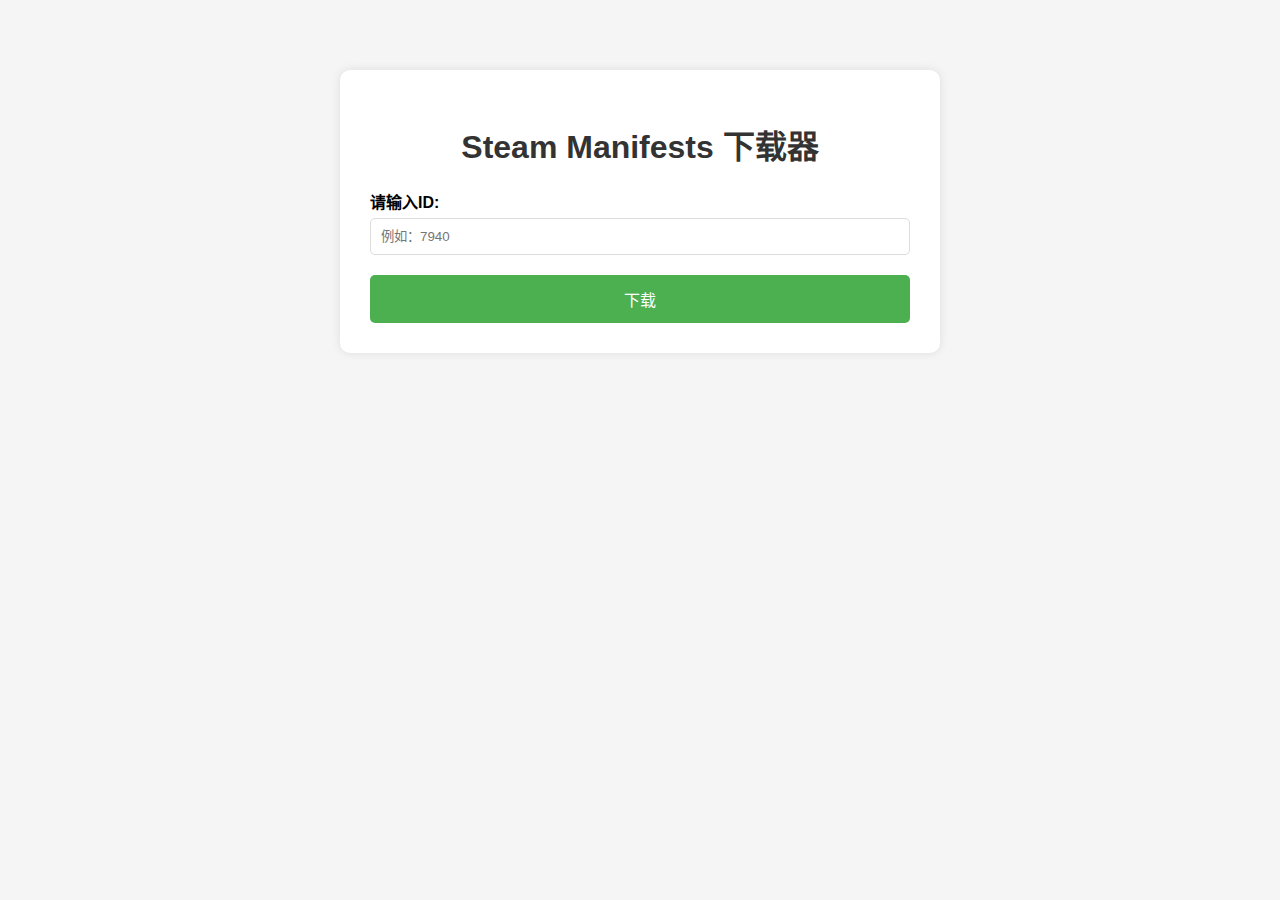
<file: posts/steammanifest.html>
<!DOCTYPE html>
<html lang="zh-CN">
<head>
    <meta charset="UTF-8">
    <meta name="viewport" content="width=device-width, initial-scale=1.0">
    <title>Steam Manifests 下载器</title>
    <link rel="icon" href="data:image/svg+xml,<svg xmlns=%22http://www.w3.org/2000/svg%22 viewBox=%220 0 100 100%22><text y=%22.9em%22 font-size=%2290%22>⬇️</text></svg>">
    <style>
        body {
            font-family: Arial, sans-serif;
            max-width: 600px;
            margin: 50px auto;
            padding: 20px;
            background-color: #f5f5f5;
        }
        .container {
            background-color: white;
            padding: 30px;
            border-radius: 10px;
            box-shadow: 0 0 10px rgba(0,0,0,0.1);
        }
        h1 {
            color: #333;
            text-align: center;
        }
        .input-group {
            margin-bottom: 20px;
        }
        label {
            display: block;
            margin-bottom: 5px;
            font-weight: bold;
        }
        input[type="text"] {
            width: 100%;
            padding: 10px;
            border: 1px solid #ddd;
            border-radius: 5px;
            box-sizing: border-box;
        }
        button {
            width: 100%;
            padding: 12px;
            background-color: #4CAF50;
            color: white;
            border: none;
            border-radius: 5px;
            cursor: pointer;
            font-size: 16px;
        }
        button:hover {
            background-color: #45a049;
        }
        .message {
            margin-top: 20px;
            padding: 10px;
            border-radius: 5px;
            text-align: center;
        }
        .success {
            background-color: #d4edda;
            color: #155724;
            border: 1px solid #c3e6cb;
        }
        .error {
            background-color: #f8d7da;
            color: #721c24;
            border: 1px solid #f5c6cb;
        }
    </style>
</head>
<body>
    <div class="container">
        <h1>Steam Manifests 下载器</h1>
        <div class="input-group">
            <label for="id">请输入ID:</label>
            <input type="text" id="id" placeholder="例如：7940">
        </div>
        <button onclick="downloadManifest()">下载</button>
        <div id="message"></div>
    </div>

    <script>
        function downloadManifest() {
            // 获取用户输入的ID
            const id = document.getElementById('id').value;
            
            // 检查ID是否为空
            if (!id) {
                showMessage('请输入ID', 'error');
                return;
            }
            
            // 构建下载URL
            const url = `https://github.com/SteamAutoCracks/ManifestHub/archive/refs/heads/${id}.zip`;
            
            // 显示下载信息
            showMessage(`正在准备下载: ${url}`, 'success');
            
            // 创建下载链接
            const link = document.createElement('a');
            link.href = url;
            link.download = `${id}.zip`;
            link.style.display = 'none';
            
            // 添加到页面并触发下载
            document.body.appendChild(link);
            link.click();
            document.body.removeChild(link);
            
            // 显示成功信息
            showMessage(`已开始下载 ${id}.zip`, 'success');
        }
        
        function showMessage(text, type) {
            const messageDiv = document.getElementById('message');
            messageDiv.textContent = text;
            messageDiv.className = `message ${type}`;
        }
    </script>
</body>
</html>
</file>
<file: css/style.css>
/* 重置样式 */
* {
    margin: 0;
    padding: 0;
    box-sizing: border-box;
}

body {
    font-family: 'Segoe UI', Tahoma, Geneva, Verdana, sans-serif;
    line-height: 1.6;
    color: #333;
    background-color: #f8f9fa;
}

/* 导航栏 */
.header {
    background: #fff;
    box-shadow: 0 2px 5px rgba(0,0,0,0.1);
    position: fixed;
    width: 100%;
    top: 0;
    z-index: 1000;
}

.nav {
    display: flex;
    justify-content: space-between;
    align-items: center;
    padding: 1rem 5%;
    max-width: 1200px;
    margin: 0 auto;
}

.logo a {
    font-size: 1.5rem;
    font-weight: bold;
    color: #2c3e50;
    text-decoration: none;
}

.nav-links {
    display: flex;
    list-style: none;
    gap: 2rem;
}

.nav-links a {
    text-decoration: none;
    color: #555;
    transition: color 0.3s;
}

.nav-links a:hover {
    color: #3498db;
}

/* 主内容区 */
.main {
    max-width: 800px;
    margin: 80px auto 0;
    padding: 2rem;
}

/* 英雄区域 */
.hero {
    text-align: center;
    padding: 3rem 0;
    margin-bottom: 3rem;
}

.hero h1 {
    font-size: 3rem;
    margin-bottom: 1rem;
    color: #2c3e50;
}

.hero p {
    font-size: 1.2rem;
    color: #7f8c8d;
}

/* 文章卡片 */
.posts {
    display: flex;
    flex-direction: column;
    gap: 2rem;
}

.post-card {
    background: #fff;
    padding: 2rem;
    border-radius: 8px;
    box-shadow: 0 2px 10px rgba(0,0,0,0.1);
    transition: transform 0.3s, box-shadow 0.3s;
}

.post-card:hover {
    transform: translateY(-5px);
    box-shadow: 0 5px 20px rgba(0,0,0,0.15);
}

.post-card h2 a {
    color: #2c3e50;
    text-decoration: none;
}

.post-card h2 a:hover {
    color: #3498db;
}

.post-date {
    color: #95a5a6;
    font-size: 0.9rem;
    margin: 0.5rem 0;
}

/* 页脚 */
.footer {
    text-align: center;
    padding: 2rem;
    margin-top: 3rem;
    color: #7f8c8d;
    border-top: 1px solid #eee;
}
</file>
